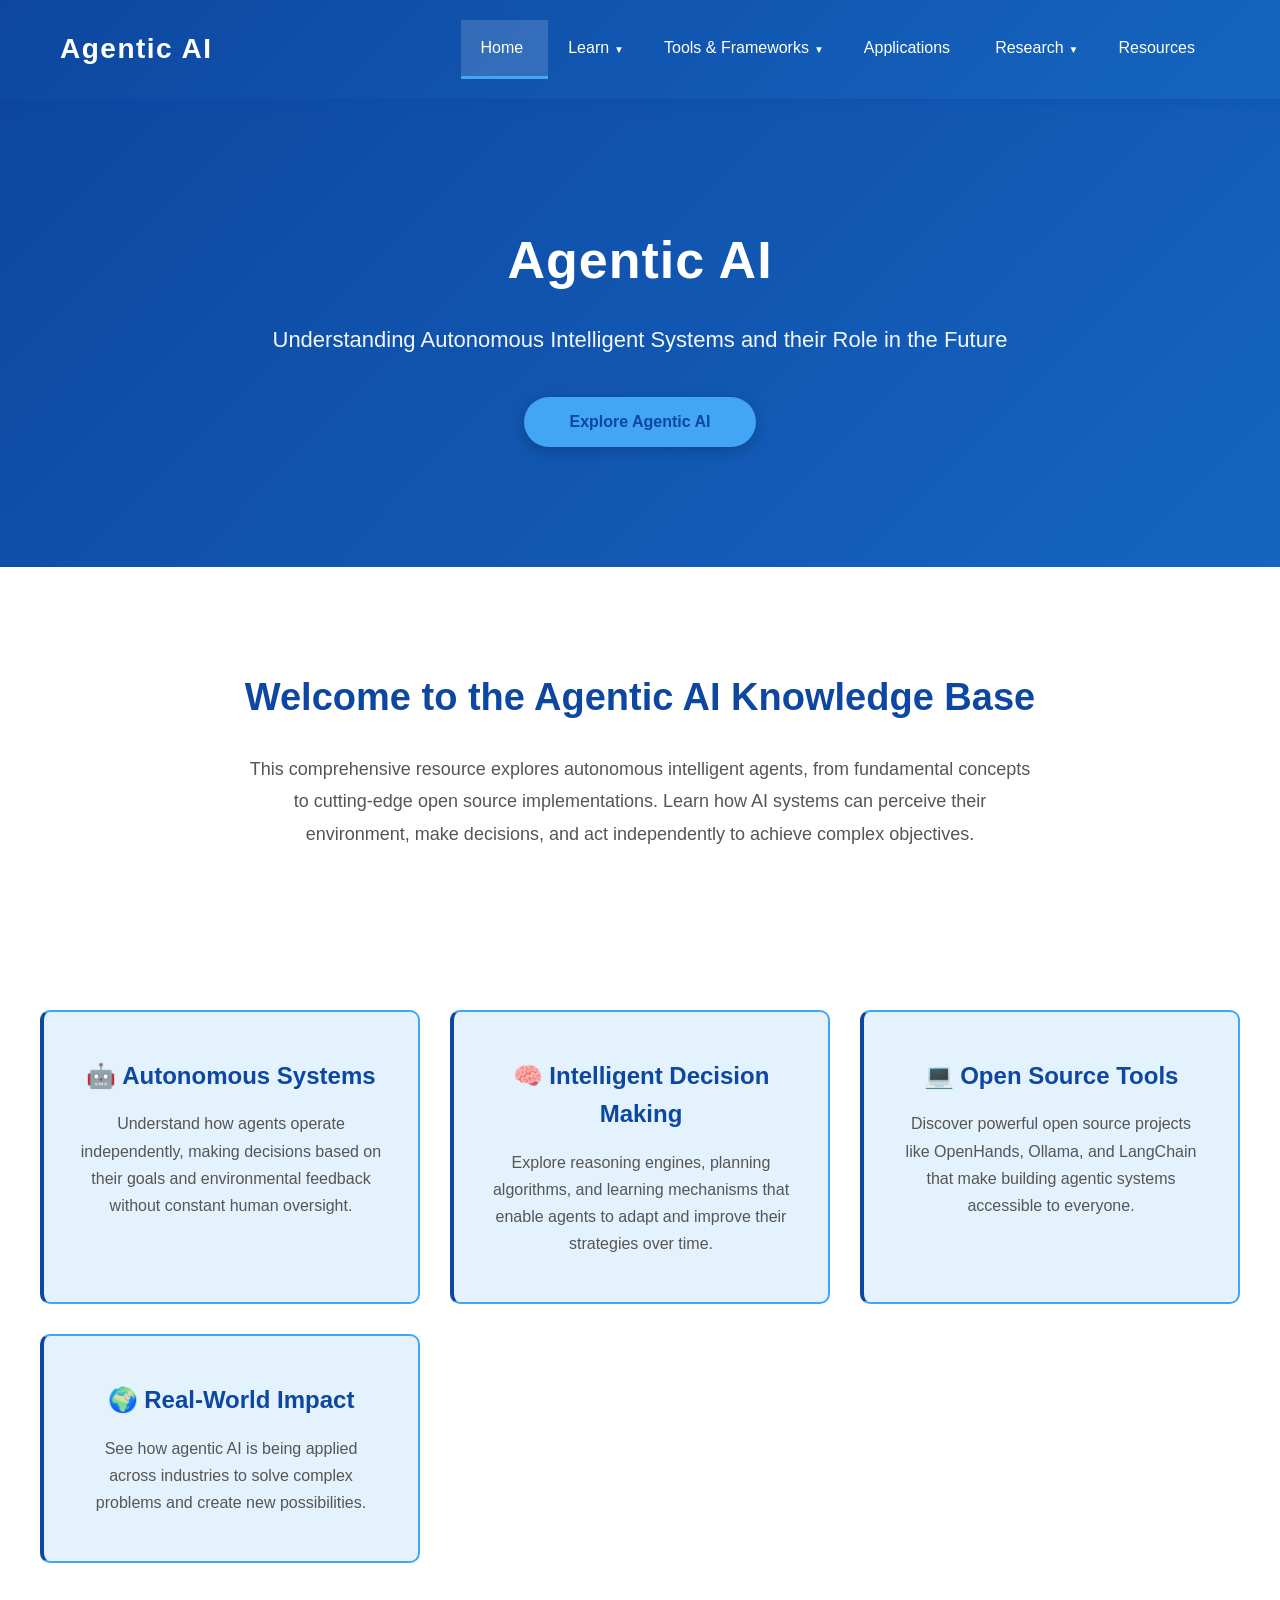
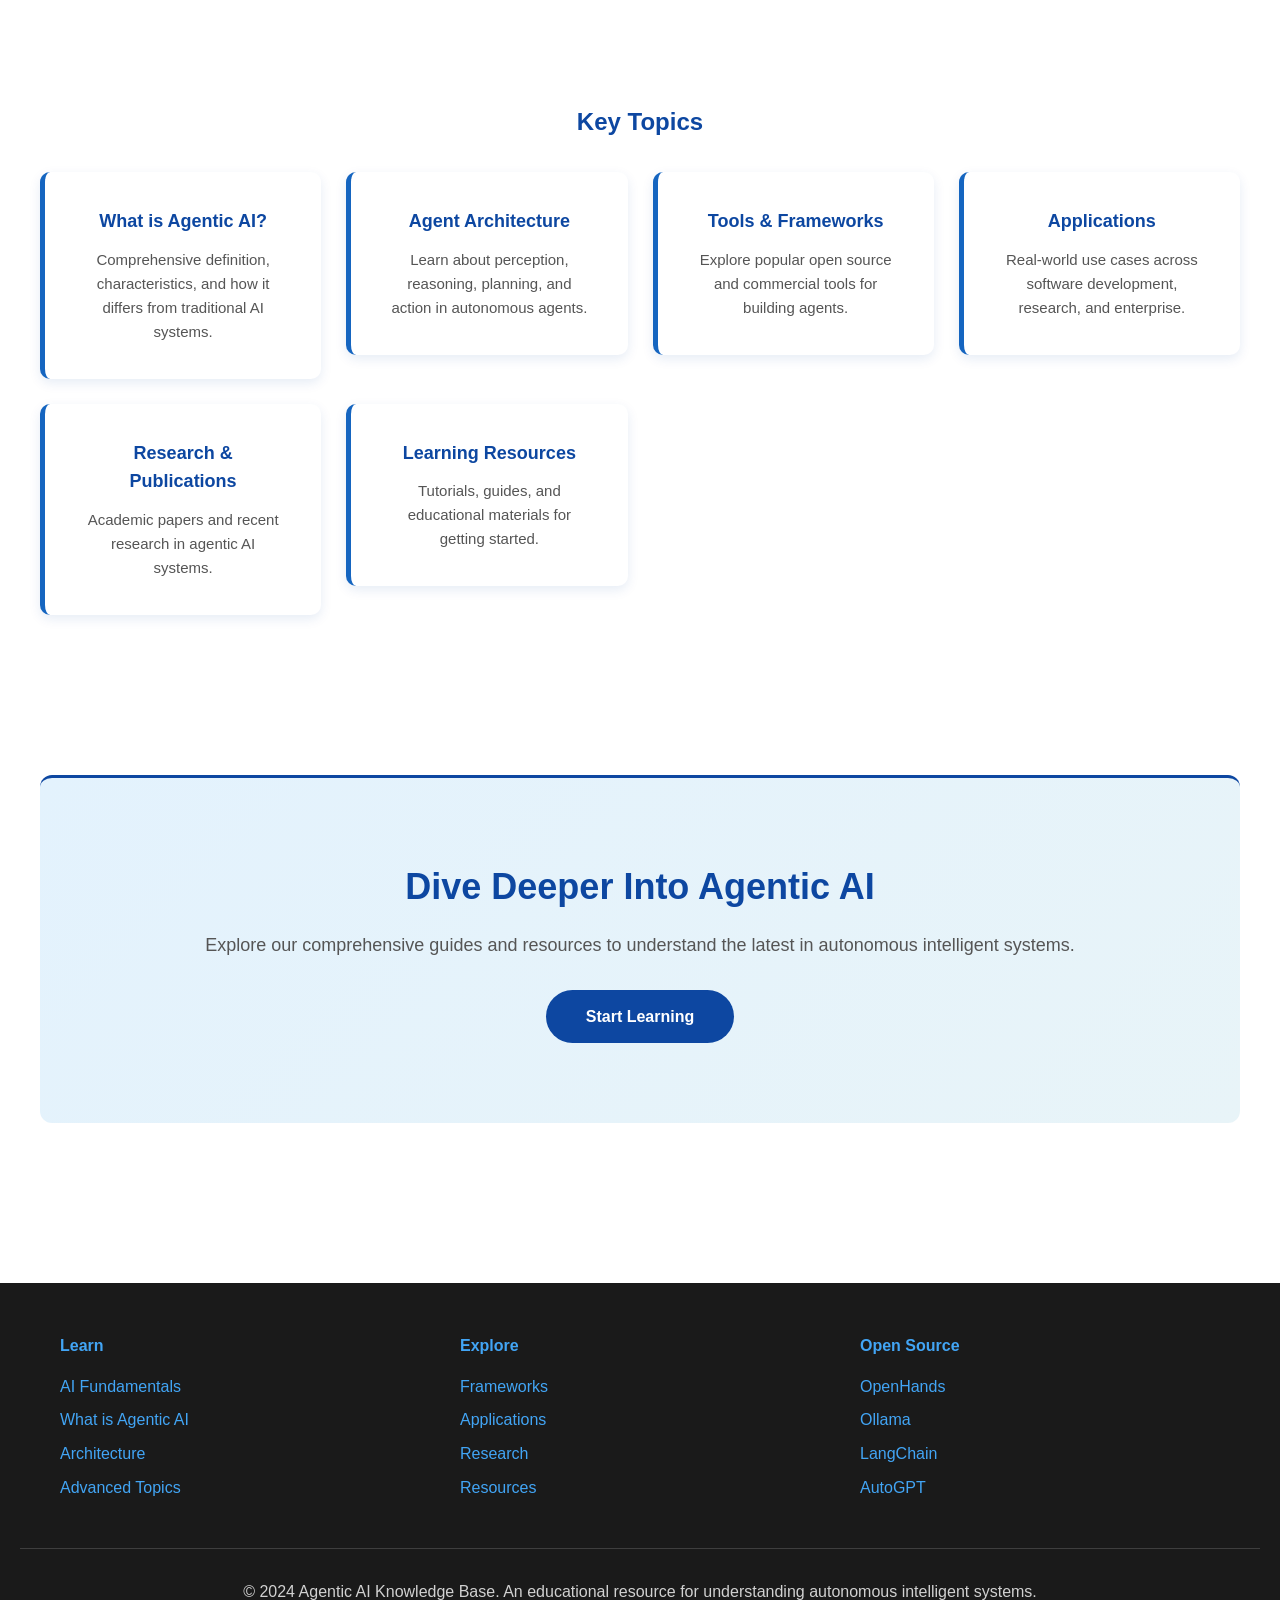
<file: index.html>
<!DOCTYPE html>
<html lang="en">
<head>
    <meta charset="UTF-8">
    <meta name="viewport" content="width=device-width, initial-scale=1.0">
    <title>Agentic AI - Autonomous Intelligent Systems</title>
    <link rel="stylesheet" href="styles.css">
</head>
<body>
    <nav class="navbar">
        <div class="container">
            <div class="logo">
                <h1>Agentic AI</h1>
            </div>
            <ul class="nav-menu">
                <li class="nav-item">
                    <a href="index.html" class="nav-link active">Home</a>
                </li>
                <li class="nav-item has-submenu">
                    <a href="#" class="nav-link">Learn</a>
                    <ul class="submenu">
                        <li><a href="fundamentals.html">AI Fundamentals</a></li>
                        <li><a href="what-is.html">What is Agentic AI</a></li>
                        <li><a href="architecture.html">Architecture & Design</a></li>
                        <li><a href="advanced-topics.html">Advanced Topics</a></li>
                    </ul>
                </li>
                <li class="nav-item has-submenu">
                    <a href="#" class="nav-link">Tools & Frameworks</a>
                    <ul class="submenu">
                        <li><a href="frameworks.html">All Frameworks</a></li>
                        <li class="has-submenu">
                            <a href="#">Open Source Projects</a>
                            <ul class="submenu">
                                <li><a href="openhands.html">OpenHands</a></li>
                                <li><a href="ollama.html">Ollama</a></li>
                                <li><a href="langchain.html">LangChain</a></li>
                                <li><a href="autogpt.html">AutoGPT</a></li>
                            </ul>
                        </li>
                        <li><a href="frameworks.html#commercial">Commercial Tools</a></li>
                    </ul>
                </li>
                <li class="nav-item">
                    <a href="use-cases.html" class="nav-link">Applications</a>
                </li>
                <li class="nav-item has-submenu">
                    <a href="#" class="nav-link">Research</a>
                    <ul class="submenu">
                        <li><a href="research-papers.html">Papers & Publications</a></li>
                        <li><a href="trends.html">Trends & Future</a></li>
                        <li><a href="challenges.html">Challenges</a></li>
                    </ul>
                </li>
                <li class="nav-item">
                    <a href="resources.html" class="nav-link">Resources</a>
                </li>
            </ul>
        </div>
    </nav>

    <header class="hero">
        <div class="hero-content">
            <h2>Agentic AI</h2>
            <p>Understanding Autonomous Intelligent Systems and their Role in the Future</p>
            <button class="cta-button" onclick="document.location='what-is.html'">Explore Agentic AI</button>
        </div>
    </header>

    <main>
        <section class="container intro">
            <h2>Welcome to the Agentic AI Knowledge Base</h2>
            <p>This comprehensive resource explores autonomous intelligent agents, from fundamental concepts to cutting-edge open source implementations. Learn how AI systems can perceive their environment, make decisions, and act independently to achieve complex objectives.</p>
        </section>

        <section class="container features">
            <div class="feature-card">
                <h3>🤖 Autonomous Systems</h3>
                <p>Understand how agents operate independently, making decisions based on their goals and environmental feedback without constant human oversight.</p>
            </div>
            <div class="feature-card">
                <h3>🧠 Intelligent Decision Making</h3>
                <p>Explore reasoning engines, planning algorithms, and learning mechanisms that enable agents to adapt and improve their strategies over time.</p>
            </div>
            <div class="feature-card">
                <h3>💻 Open Source Tools</h3>
                <p>Discover powerful open source projects like OpenHands, Ollama, and LangChain that make building agentic systems accessible to everyone.</p>
            </div>
            <div class="feature-card">
                <h3>🌍 Real-World Impact</h3>
                <p>See how agentic AI is being applied across industries to solve complex problems and create new possibilities.</p>
            </div>
        </section>

        <section class="container" style="padding: 80px 0;">
            <div style="text-align: center;">
                <h2 style="color: #0d47a1; margin-bottom: 30px;">Key Topics</h2>
                <div style="display: grid; grid-template-columns: repeat(auto-fit, minmax(250px, 1fr)); gap: 25px;">
                    <a href="what-is.html" style="text-decoration: none;">
                        <div class="card">
                            <h4>What is Agentic AI?</h4>
                            <p>Comprehensive definition, characteristics, and how it differs from traditional AI systems.</p>
                        </div>
                    </a>
                    <a href="architecture.html" style="text-decoration: none;">
                        <div class="card">
                            <h4>Agent Architecture</h4>
                            <p>Learn about perception, reasoning, planning, and action in autonomous agents.</p>
                        </div>
                    </a>
                    <a href="frameworks.html" style="text-decoration: none;">
                        <div class="card">
                            <h4>Tools & Frameworks</h4>
                            <p>Explore popular open source and commercial tools for building agents.</p>
                        </div>
                    </a>
                    <a href="use-cases.html" style="text-decoration: none;">
                        <div class="card">
                            <h4>Applications</h4>
                            <p>Real-world use cases across software development, research, and enterprise.</p>
                        </div>
                    </a>
                    <a href="research-papers.html" style="text-decoration: none;">
                        <div class="card">
                            <h4>Research & Publications</h4>
                            <p>Academic papers and recent research in agentic AI systems.</p>
                        </div>
                    </a>
                    <a href="resources.html" style="text-decoration: none;">
                        <div class="card">
                            <h4>Learning Resources</h4>
                            <p>Tutorials, guides, and educational materials for getting started.</p>
                        </div>
                    </a>
                </div>
            </div>
        </section>

        <section class="cta-section container">
            <h2>Dive Deeper Into Agentic AI</h2>
            <p>Explore our comprehensive guides and resources to understand the latest in autonomous intelligent systems.</p>
            <a href="fundamentals.html" class="button">Start Learning</a>
        </section>
    </main>

    <footer>
        <div class="container">
            <div>
                <h4>Learn</h4>
                <ul>
                    <li><a href="fundamentals.html">AI Fundamentals</a></li>
                    <li><a href="what-is.html">What is Agentic AI</a></li>
                    <li><a href="architecture.html">Architecture</a></li>
                    <li><a href="advanced-topics.html">Advanced Topics</a></li>
                </ul>
            </div>
            <div>
                <h4>Explore</h4>
                <ul>
                    <li><a href="frameworks.html">Frameworks</a></li>
                    <li><a href="use-cases.html">Applications</a></li>
                    <li><a href="research-papers.html">Research</a></li>
                    <li><a href="resources.html">Resources</a></li>
                </ul>
            </div>
            <div>
                <h4>Open Source</h4>
                <ul>
                    <li><a href="openhands.html">OpenHands</a></li>
                    <li><a href="ollama.html">Ollama</a></li>
                    <li><a href="langchain.html">LangChain</a></li>
                    <li><a href="autogpt.html">AutoGPT</a></li>
                </ul>
            </div>
        </div>
        <div class="footer-bottom">
            <p>&copy; 2024 Agentic AI Knowledge Base. An educational resource for understanding autonomous intelligent systems.</p>
        </div>
    </footer>
</body>
</html>
</file>
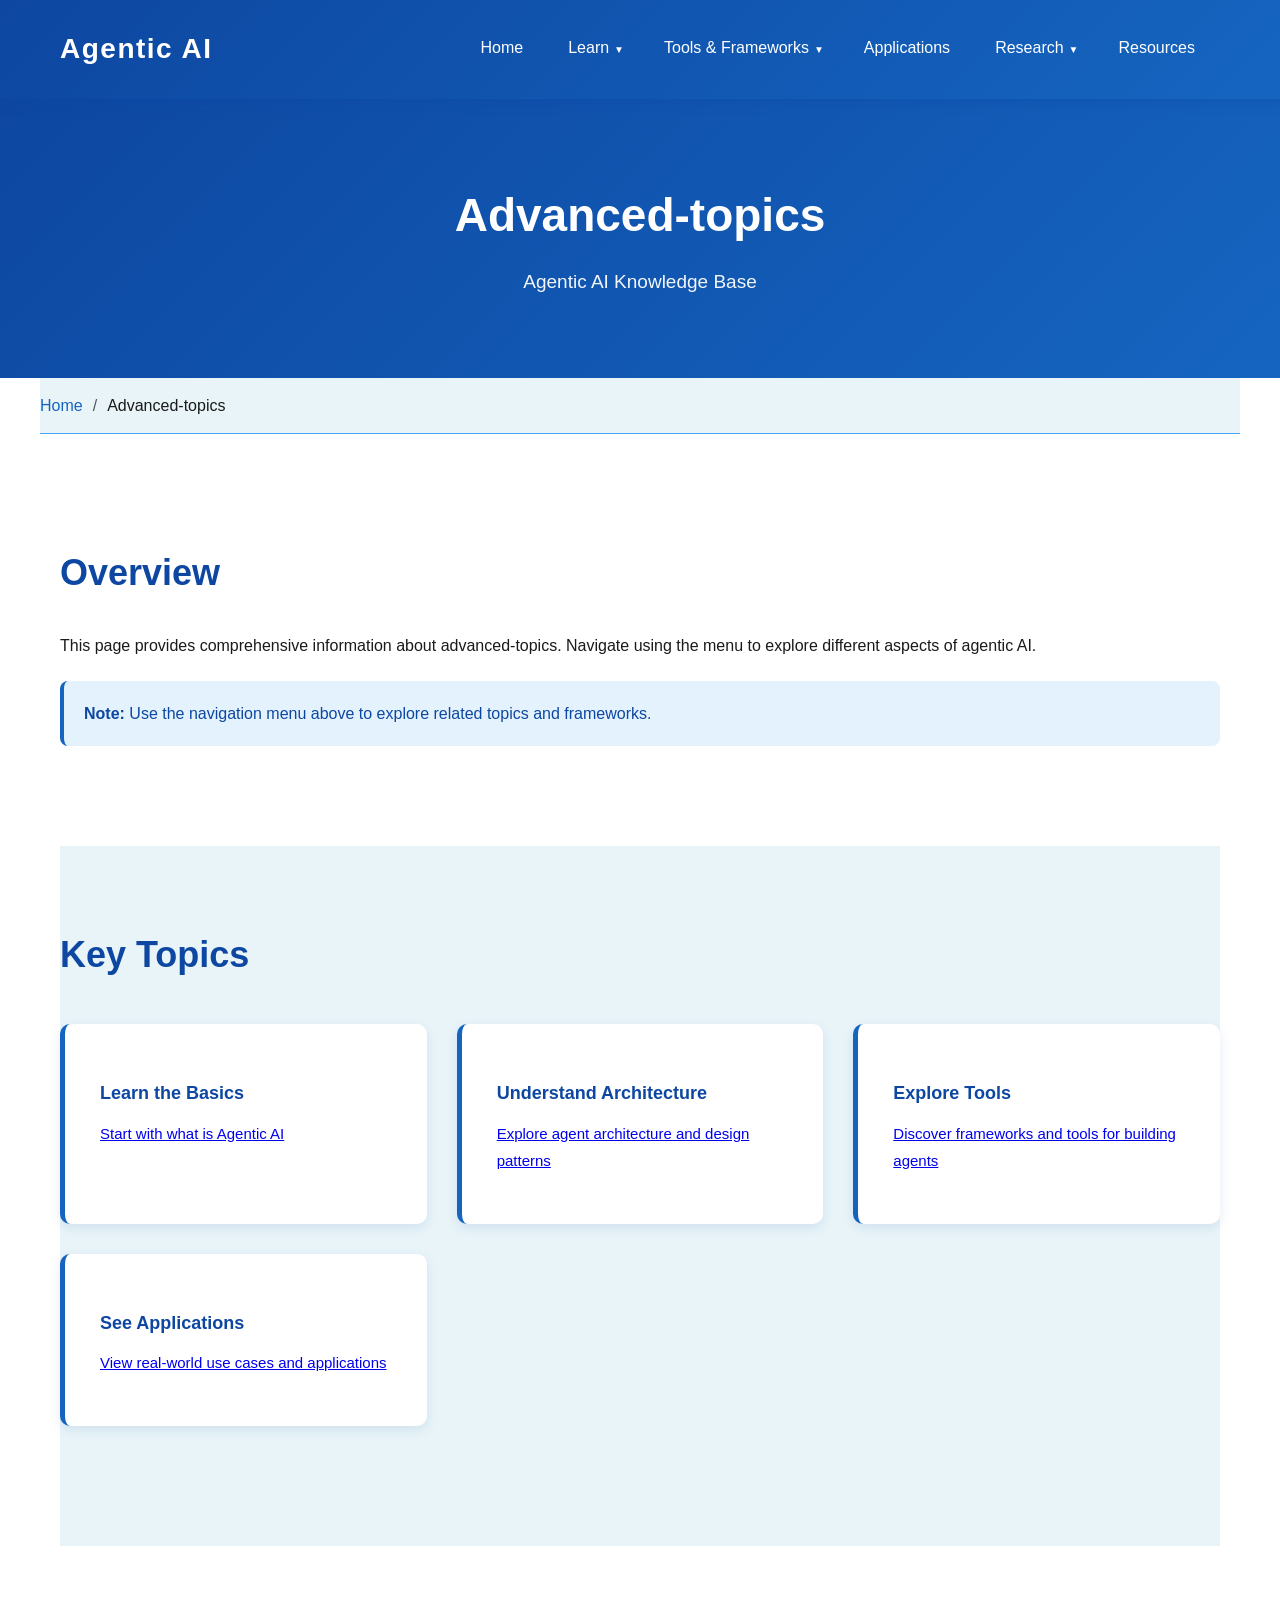
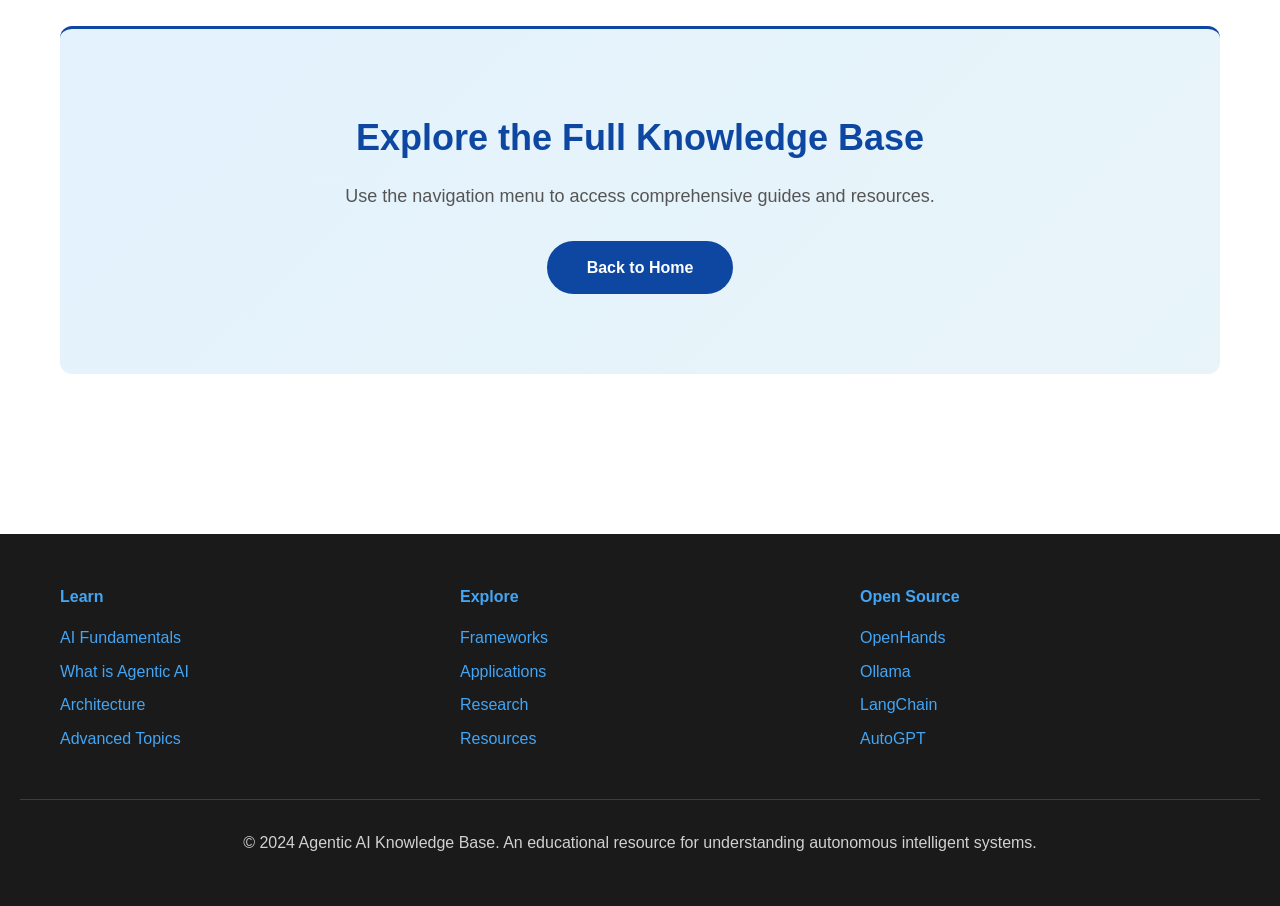
<file: advanced-topics.html>
<!DOCTYPE html>
<html lang="en">
<head>
    <meta charset="UTF-8">
    <meta name="viewport" content="width=device-width, initial-scale=1.0">
    <title>Advanced-topics - Agentic AI Knowledge Base</title>
    <link rel="stylesheet" href="styles.css">
</head>
<body>
    <nav class="navbar">
        <div class="container">
            <div class="logo"><h1>Agentic AI</h1></div>
            <ul class="nav-menu">
                <li class="nav-item"><a href="index.html" class="nav-link">Home</a></li>
                <li class="nav-item has-submenu">
                    <a href="#" class="nav-link">Learn</a>
                    <ul class="submenu">
                        <li><a href="fundamentals.html">AI Fundamentals</a></li>
                        <li><a href="what-is.html">What is Agentic AI</a></li>
                        <li><a href="architecture.html">Architecture & Design</a></li>
                        <li><a href="advanced-topics.html">Advanced Topics</a></li>
                    </ul>
                </li>
                <li class="nav-item has-submenu">
                    <a href="#" class="nav-link">Tools & Frameworks</a>
                    <ul class="submenu">
                        <li><a href="frameworks.html">All Frameworks</a></li>
                        <li class="has-submenu">
                            <a href="#">Open Source Projects</a>
                            <ul class="submenu">
                                <li><a href="openhands.html">OpenHands</a></li>
                                <li><a href="ollama.html">Ollama</a></li>
                                <li><a href="langchain.html">LangChain</a></li>
                                <li><a href="autogpt.html">AutoGPT</a></li>
                            </ul>
                        </li>
                        <li><a href="frameworks.html#commercial">Commercial Tools</a></li>
                    </ul>
                </li>
                <li class="nav-item"><a href="use-cases.html" class="nav-link">Applications</a></li>
                <li class="nav-item has-submenu">
                    <a href="#" class="nav-link">Research</a>
                    <ul class="submenu">
                        <li><a href="research-papers.html">Papers & Publications</a></li>
                        <li><a href="trends.html">Trends & Future</a></li>
                        <li><a href="challenges.html">Challenges</a></li>
                    </ul>
                </li>
                <li class="nav-item"><a href="resources.html" class="nav-link">Resources</a></li>
            </ul>
        </div>
    </nav>

    <header class="page-header">
        <h1>Advanced-topics</h1>
        <p>Agentic AI Knowledge Base</p>
    </header>

    <div class="breadcrumb container">
        <ol>
            <li><a href="index.html">Home</a></li>
            <li>Advanced-topics</li>
        </ol>
    </div>

    <main class="container">
        <section class="content-section">
            <h2>Overview</h2>
            <p>This page provides comprehensive information about advanced-topics. Navigate using the menu to explore different aspects of agentic AI.</p>
            <div class="alert alert-info">
                <strong>Note:</strong> Use the navigation menu above to explore related topics and frameworks.
            </div>
        </section>

        <section class="content-section">
            <h2>Key Topics</h2>
            <div class="cards-grid">
                <div class="card">
                    <h4>Learn the Basics</h4>
                    <p><a href="what-is.html">Start with what is Agentic AI</a></p>
                </div>
                <div class="card">
                    <h4>Understand Architecture</h4>
                    <p><a href="architecture.html">Explore agent architecture and design patterns</a></p>
                </div>
                <div class="card">
                    <h4>Explore Tools</h4>
                    <p><a href="frameworks.html">Discover frameworks and tools for building agents</a></p>
                </div>
                <div class="card">
                    <h4>See Applications</h4>
                    <p><a href="use-cases.html">View real-world use cases and applications</a></p>
                </div>
            </div>
        </section>

        <section class="cta-section container">
            <h2>Explore the Full Knowledge Base</h2>
            <p>Use the navigation menu to access comprehensive guides and resources.</p>
            <a href="index.html" class="button">Back to Home</a>
        </section>
    </main>

    <footer>
        <div class="container">
            <div>
                <h4>Learn</h4>
                <ul>
                    <li><a href="fundamentals.html">AI Fundamentals</a></li>
                    <li><a href="what-is.html">What is Agentic AI</a></li>
                    <li><a href="architecture.html">Architecture</a></li>
                    <li><a href="advanced-topics.html">Advanced Topics</a></li>
                </ul>
            </div>
            <div>
                <h4>Explore</h4>
                <ul>
                    <li><a href="frameworks.html">Frameworks</a></li>
                    <li><a href="use-cases.html">Applications</a></li>
                    <li><a href="research-papers.html">Research</a></li>
                    <li><a href="resources.html">Resources</a></li>
                </ul>
            </div>
            <div>
                <h4>Open Source</h4>
                <ul>
                    <li><a href="openhands.html">OpenHands</a></li>
                    <li><a href="ollama.html">Ollama</a></li>
                    <li><a href="langchain.html">LangChain</a></li>
                    <li><a href="autogpt.html">AutoGPT</a></li>
                </ul>
            </div>
        </div>
        <div class="footer-bottom">
            <p>&copy; 2024 Agentic AI Knowledge Base. An educational resource for understanding autonomous intelligent systems.</p>
        </div>
    </footer>
</body>
</html>
</file>
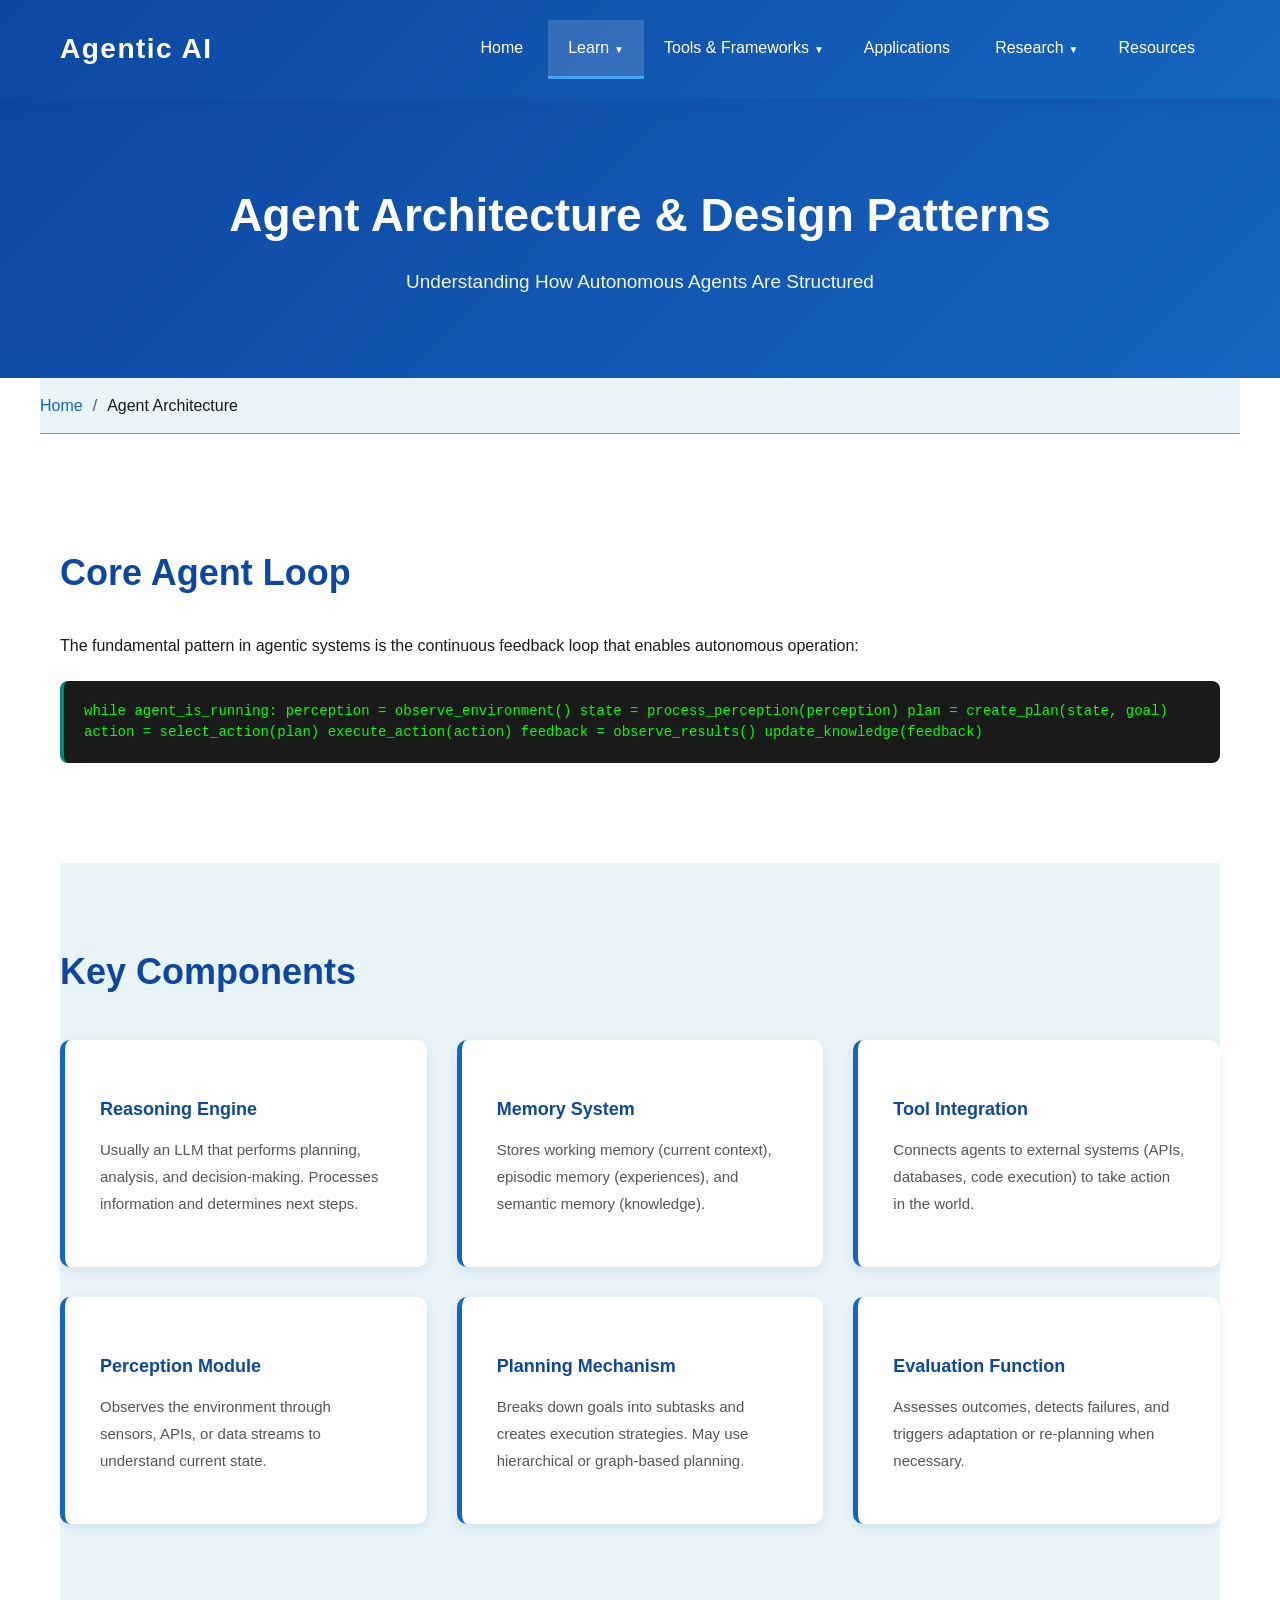
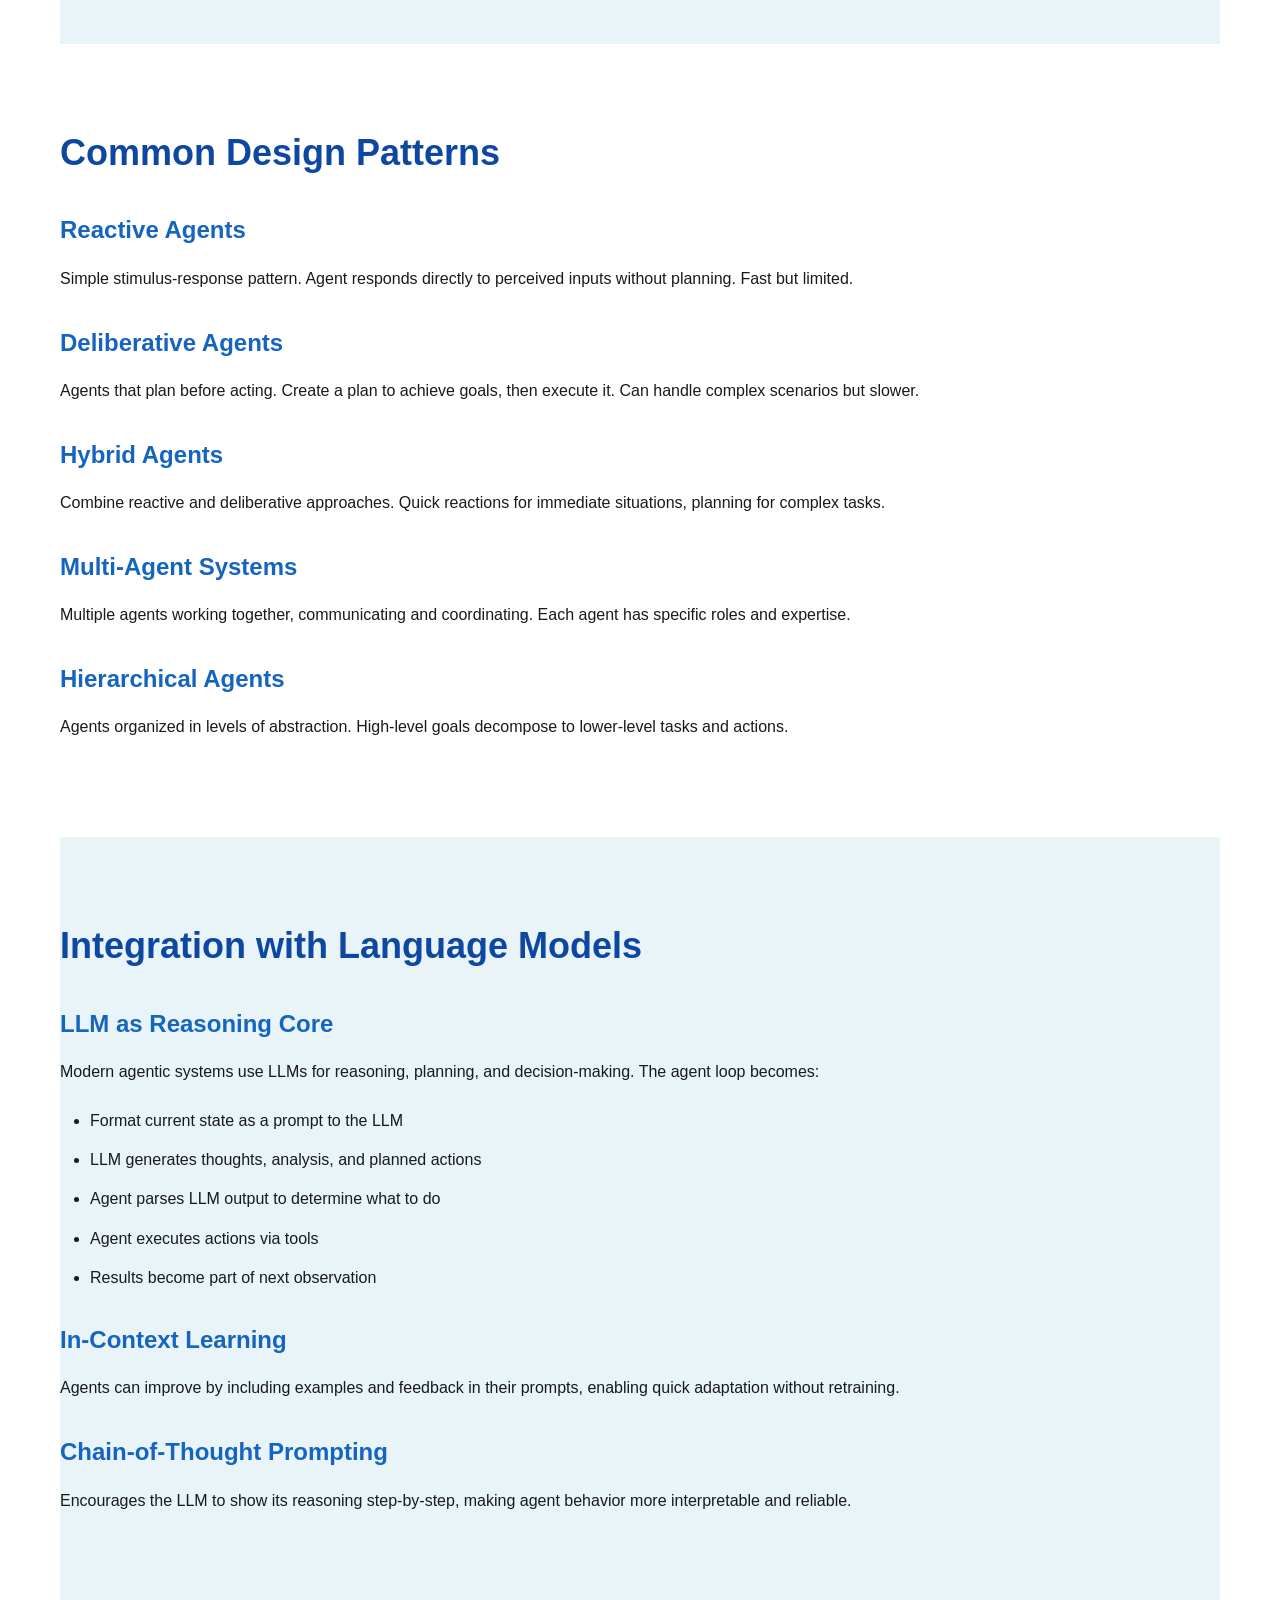
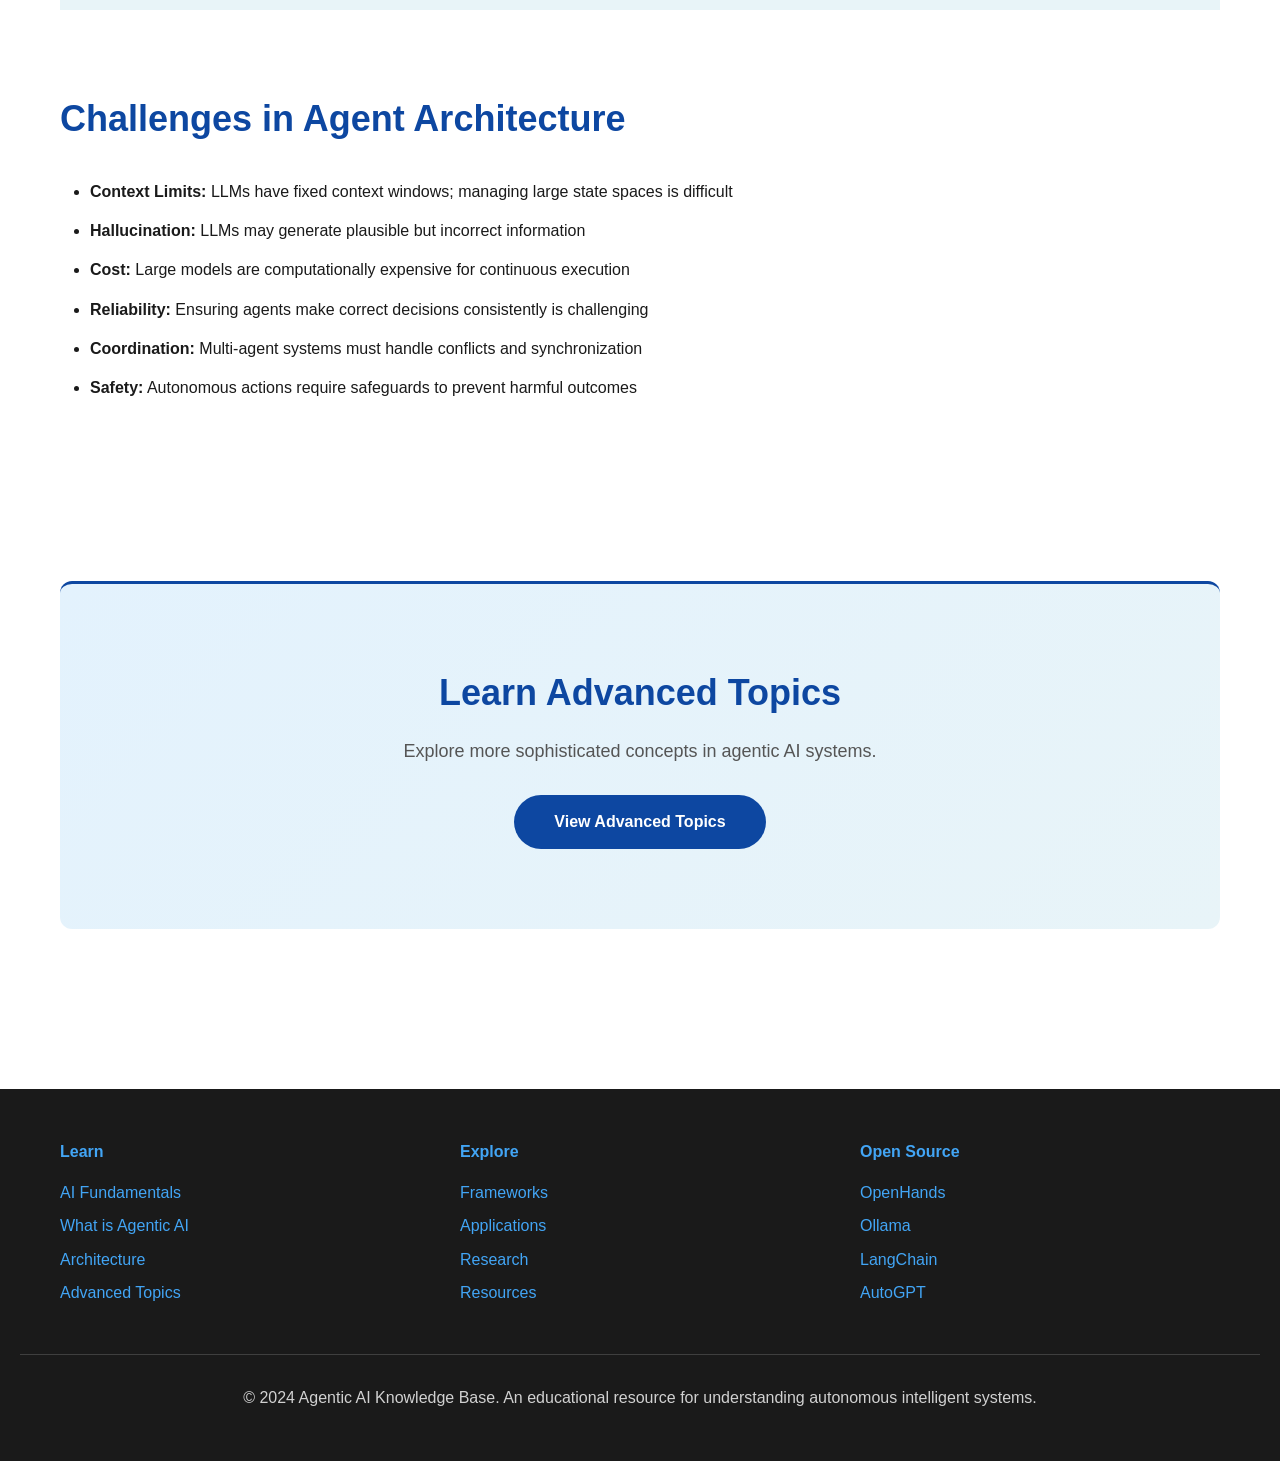
<file: architecture.html>
<!DOCTYPE html>
<html lang="en">
<head>
    <meta charset="UTF-8">
    <meta name="viewport" content="width=device-width, initial-scale=1.0">
    <title>Agent Architecture - Design Patterns for Autonomous Systems</title>
    <link rel="stylesheet" href="styles.css">
</head>
<body>
    <nav class="navbar">
        <div class="container">
            <div class="logo"><h1>Agentic AI</h1></div>
            <ul class="nav-menu">
                <li class="nav-item"><a href="index.html" class="nav-link">Home</a></li>
                <li class="nav-item has-submenu">
                    <a href="#" class="nav-link active">Learn</a>
                    <ul class="submenu">
                        <li><a href="fundamentals.html">AI Fundamentals</a></li>
                        <li><a href="what-is.html">What is Agentic AI</a></li>
                        <li><a href="architecture.html">Architecture & Design</a></li>
                        <li><a href="advanced-topics.html">Advanced Topics</a></li>
                    </ul>
                </li>
                <li class="nav-item has-submenu">
                    <a href="#" class="nav-link">Tools & Frameworks</a>
                    <ul class="submenu">
                        <li><a href="frameworks.html">All Frameworks</a></li>
                        <li class="has-submenu">
                            <a href="#">Open Source Projects</a>
                            <ul class="submenu">
                                <li><a href="openhands.html">OpenHands</a></li>
                                <li><a href="ollama.html">Ollama</a></li>
                                <li><a href="langchain.html">LangChain</a></li>
                                <li><a href="autogpt.html">AutoGPT</a></li>
                            </ul>
                        </li>
                        <li><a href="frameworks.html#commercial">Commercial Tools</a></li>
                    </ul>
                </li>
                <li class="nav-item"><a href="use-cases.html" class="nav-link">Applications</a></li>
                <li class="nav-item has-submenu">
                    <a href="#" class="nav-link">Research</a>
                    <ul class="submenu">
                        <li><a href="research-papers.html">Papers & Publications</a></li>
                        <li><a href="trends.html">Trends & Future</a></li>
                        <li><a href="challenges.html">Challenges</a></li>
                    </ul>
                </li>
                <li class="nav-item"><a href="resources.html" class="nav-link">Resources</a></li>
            </ul>
        </div>
    </nav>

    <header class="page-header">
        <h1>Agent Architecture & Design Patterns</h1>
        <p>Understanding How Autonomous Agents Are Structured</p>
    </header>

    <div class="breadcrumb container">
        <ol>
            <li><a href="index.html">Home</a></li>
            <li>Agent Architecture</li>
        </ol>
    </div>

    <main class="container">
        <section class="content-section">
            <h2>Core Agent Loop</h2>
            <p>The fundamental pattern in agentic systems is the continuous feedback loop that enables autonomous operation:</p>
            <div class="code-block">while agent_is_running:
    perception = observe_environment()
    state = process_perception(perception)
    plan = create_plan(state, goal)
    action = select_action(plan)
    execute_action(action)
    feedback = observe_results()
    update_knowledge(feedback)
            </div>
        </section>

        <section class="content-section">
            <h2>Key Components</h2>
            
            <div class="cards-grid">
                <div class="card">
                    <h4>Reasoning Engine</h4>
                    <p>Usually an LLM that performs planning, analysis, and decision-making. Processes information and determines next steps.</p>
                </div>
                <div class="card">
                    <h4>Memory System</h4>
                    <p>Stores working memory (current context), episodic memory (experiences), and semantic memory (knowledge).</p>
                </div>
                <div class="card">
                    <h4>Tool Integration</h4>
                    <p>Connects agents to external systems (APIs, databases, code execution) to take action in the world.</p>
                </div>
                <div class="card">
                    <h4>Perception Module</h4>
                    <p>Observes the environment through sensors, APIs, or data streams to understand current state.</p>
                </div>
                <div class="card">
                    <h4>Planning Mechanism</h4>
                    <p>Breaks down goals into subtasks and creates execution strategies. May use hierarchical or graph-based planning.</p>
                </div>
                <div class="card">
                    <h4>Evaluation Function</h4>
                    <p>Assesses outcomes, detects failures, and triggers adaptation or re-planning when necessary.</p>
                </div>
            </div>
        </section>

        <section class="content-section">
            <h2>Common Design Patterns</h2>
            
            <h3>Reactive Agents</h3>
            <p>Simple stimulus-response pattern. Agent responds directly to perceived inputs without planning. Fast but limited.</p>

            <h3>Deliberative Agents</h3>
            <p>Agents that plan before acting. Create a plan to achieve goals, then execute it. Can handle complex scenarios but slower.</p>

            <h3>Hybrid Agents</h3>
            <p>Combine reactive and deliberative approaches. Quick reactions for immediate situations, planning for complex tasks.</p>

            <h3>Multi-Agent Systems</h3>
            <p>Multiple agents working together, communicating and coordinating. Each agent has specific roles and expertise.</p>

            <h3>Hierarchical Agents</h3>
            <p>Agents organized in levels of abstraction. High-level goals decompose to lower-level tasks and actions.</p>
        </section>

        <section class="content-section">
            <h2>Integration with Language Models</h2>
            
            <h3>LLM as Reasoning Core</h3>
            <p>Modern agentic systems use LLMs for reasoning, planning, and decision-making. The agent loop becomes:</p>
            <ul>
                <li>Format current state as a prompt to the LLM</li>
                <li>LLM generates thoughts, analysis, and planned actions</li>
                <li>Agent parses LLM output to determine what to do</li>
                <li>Agent executes actions via tools</li>
                <li>Results become part of next observation</li>
            </ul>

            <h3>In-Context Learning</h3>
            <p>Agents can improve by including examples and feedback in their prompts, enabling quick adaptation without retraining.</p>

            <h3>Chain-of-Thought Prompting</h3>
            <p>Encourages the LLM to show its reasoning step-by-step, making agent behavior more interpretable and reliable.</p>
        </section>

        <section class="content-section">
            <h2>Challenges in Agent Architecture</h2>
            
            <ul>
                <li><strong>Context Limits:</strong> LLMs have fixed context windows; managing large state spaces is difficult</li>
                <li><strong>Hallucination:</strong> LLMs may generate plausible but incorrect information</li>
                <li><strong>Cost:</strong> Large models are computationally expensive for continuous execution</li>
                <li><strong>Reliability:</strong> Ensuring agents make correct decisions consistently is challenging</li>
                <li><strong>Coordination:</strong> Multi-agent systems must handle conflicts and synchronization</li>
                <li><strong>Safety:</strong> Autonomous actions require safeguards to prevent harmful outcomes</li>
            </ul>
        </section>

        <section class="cta-section container">
            <h2>Learn Advanced Topics</h2>
            <p>Explore more sophisticated concepts in agentic AI systems.</p>
            <a href="advanced-topics.html" class="button">View Advanced Topics</a>
        </section>
    </main>

    <footer>
        <div class="container">
            <div>
                <h4>Learn</h4>
                <ul>
                    <li><a href="fundamentals.html">AI Fundamentals</a></li>
                    <li><a href="what-is.html">What is Agentic AI</a></li>
                    <li><a href="architecture.html">Architecture</a></li>
                    <li><a href="advanced-topics.html">Advanced Topics</a></li>
                </ul>
            </div>
            <div>
                <h4>Explore</h4>
                <ul>
                    <li><a href="frameworks.html">Frameworks</a></li>
                    <li><a href="use-cases.html">Applications</a></li>
                    <li><a href="research-papers.html">Research</a></li>
                    <li><a href="resources.html">Resources</a></li>
                </ul>
            </div>
            <div>
                <h4>Open Source</h4>
                <ul>
                    <li><a href="openhands.html">OpenHands</a></li>
                    <li><a href="ollama.html">Ollama</a></li>
                    <li><a href="langchain.html">LangChain</a></li>
                    <li><a href="autogpt.html">AutoGPT</a></li>
                </ul>
            </div>
        </div>
        <div class="footer-bottom">
            <p>&copy; 2024 Agentic AI Knowledge Base. An educational resource for understanding autonomous intelligent systems.</p>
        </div>
    </footer>
</body>
</html>
</file>
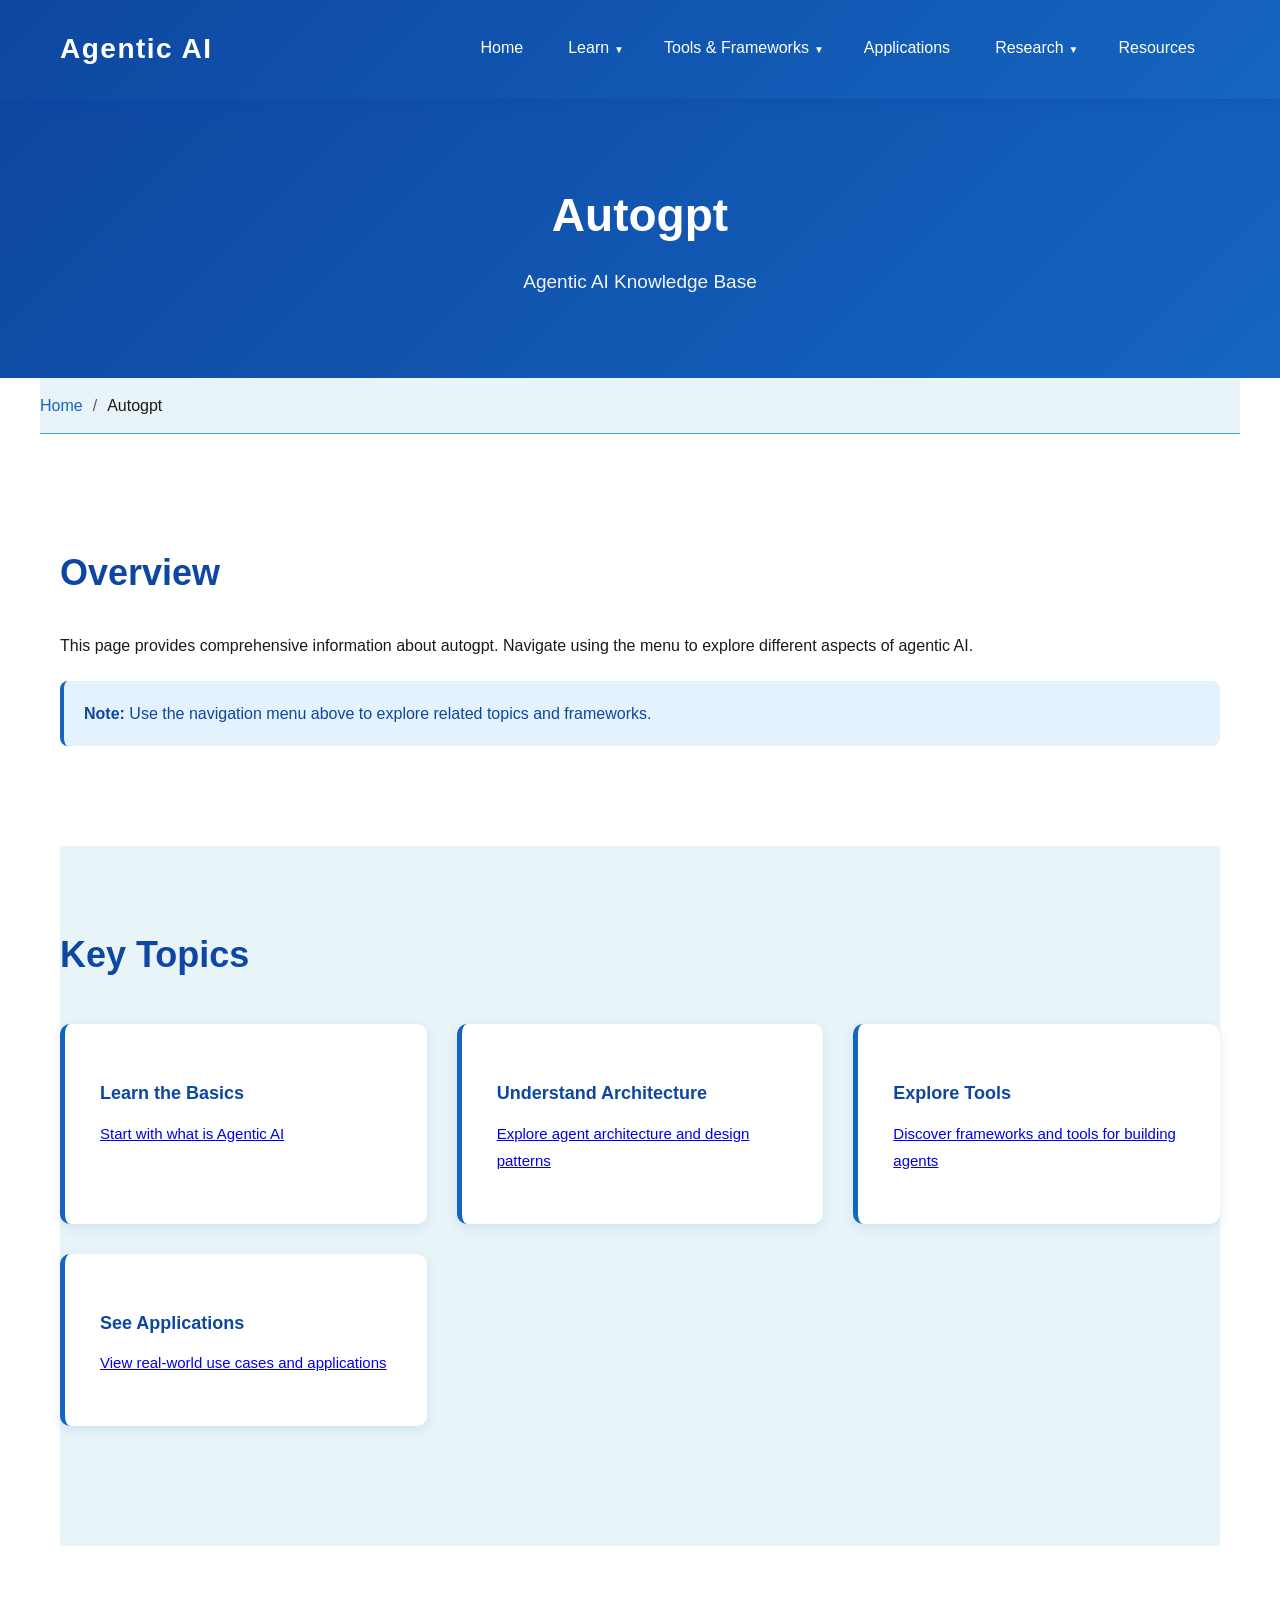
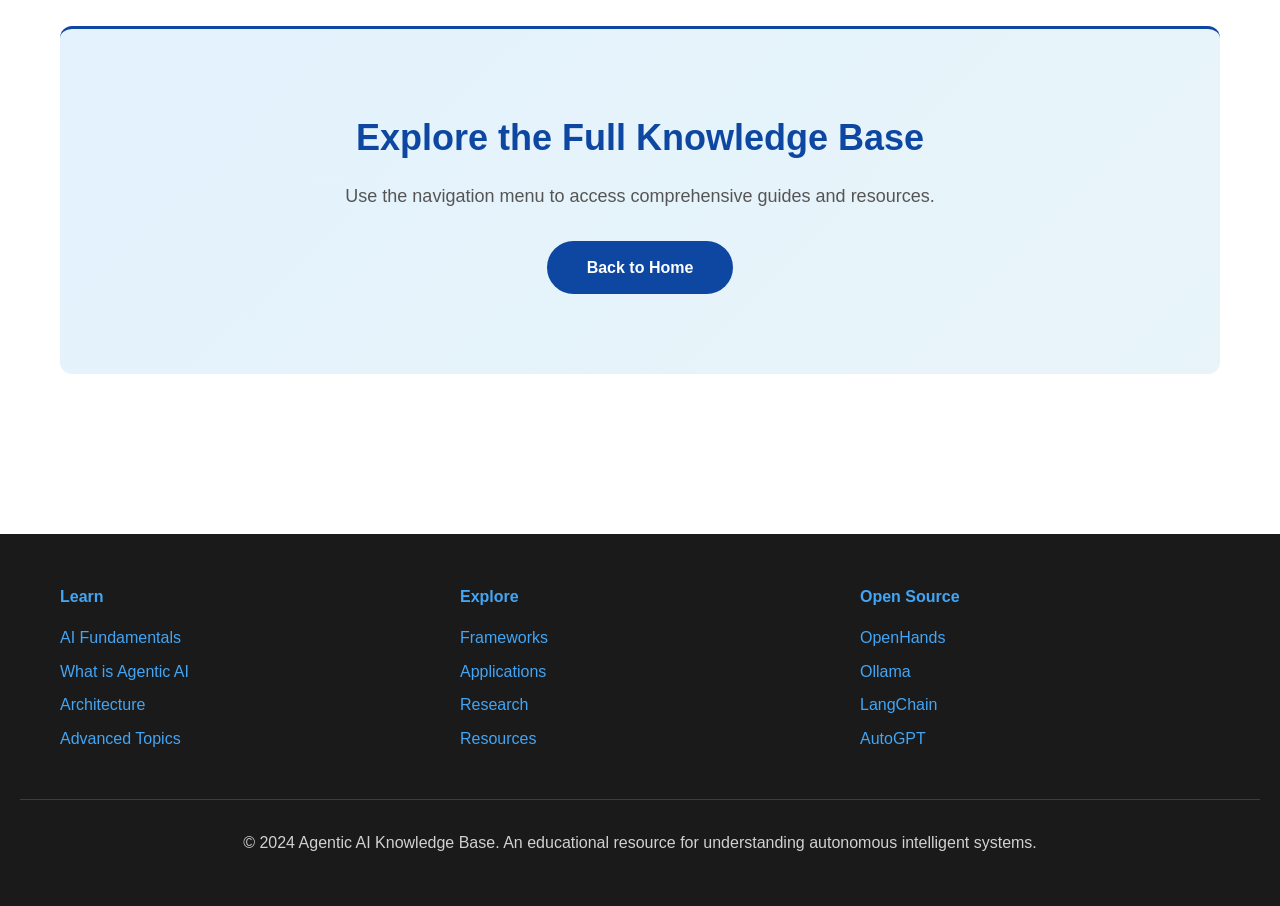
<file: autogpt.html>
<!DOCTYPE html>
<html lang="en">
<head>
    <meta charset="UTF-8">
    <meta name="viewport" content="width=device-width, initial-scale=1.0">
    <title>Autogpt - Agentic AI Knowledge Base</title>
    <link rel="stylesheet" href="styles.css">
</head>
<body>
    <nav class="navbar">
        <div class="container">
            <div class="logo"><h1>Agentic AI</h1></div>
            <ul class="nav-menu">
                <li class="nav-item"><a href="index.html" class="nav-link">Home</a></li>
                <li class="nav-item has-submenu">
                    <a href="#" class="nav-link">Learn</a>
                    <ul class="submenu">
                        <li><a href="fundamentals.html">AI Fundamentals</a></li>
                        <li><a href="what-is.html">What is Agentic AI</a></li>
                        <li><a href="architecture.html">Architecture & Design</a></li>
                        <li><a href="advanced-topics.html">Advanced Topics</a></li>
                    </ul>
                </li>
                <li class="nav-item has-submenu">
                    <a href="#" class="nav-link">Tools & Frameworks</a>
                    <ul class="submenu">
                        <li><a href="frameworks.html">All Frameworks</a></li>
                        <li class="has-submenu">
                            <a href="#">Open Source Projects</a>
                            <ul class="submenu">
                                <li><a href="openhands.html">OpenHands</a></li>
                                <li><a href="ollama.html">Ollama</a></li>
                                <li><a href="langchain.html">LangChain</a></li>
                                <li><a href="autogpt.html">AutoGPT</a></li>
                            </ul>
                        </li>
                        <li><a href="frameworks.html#commercial">Commercial Tools</a></li>
                    </ul>
                </li>
                <li class="nav-item"><a href="use-cases.html" class="nav-link">Applications</a></li>
                <li class="nav-item has-submenu">
                    <a href="#" class="nav-link">Research</a>
                    <ul class="submenu">
                        <li><a href="research-papers.html">Papers & Publications</a></li>
                        <li><a href="trends.html">Trends & Future</a></li>
                        <li><a href="challenges.html">Challenges</a></li>
                    </ul>
                </li>
                <li class="nav-item"><a href="resources.html" class="nav-link">Resources</a></li>
            </ul>
        </div>
    </nav>

    <header class="page-header">
        <h1>Autogpt</h1>
        <p>Agentic AI Knowledge Base</p>
    </header>

    <div class="breadcrumb container">
        <ol>
            <li><a href="index.html">Home</a></li>
            <li>Autogpt</li>
        </ol>
    </div>

    <main class="container">
        <section class="content-section">
            <h2>Overview</h2>
            <p>This page provides comprehensive information about autogpt. Navigate using the menu to explore different aspects of agentic AI.</p>
            <div class="alert alert-info">
                <strong>Note:</strong> Use the navigation menu above to explore related topics and frameworks.
            </div>
        </section>

        <section class="content-section">
            <h2>Key Topics</h2>
            <div class="cards-grid">
                <div class="card">
                    <h4>Learn the Basics</h4>
                    <p><a href="what-is.html">Start with what is Agentic AI</a></p>
                </div>
                <div class="card">
                    <h4>Understand Architecture</h4>
                    <p><a href="architecture.html">Explore agent architecture and design patterns</a></p>
                </div>
                <div class="card">
                    <h4>Explore Tools</h4>
                    <p><a href="frameworks.html">Discover frameworks and tools for building agents</a></p>
                </div>
                <div class="card">
                    <h4>See Applications</h4>
                    <p><a href="use-cases.html">View real-world use cases and applications</a></p>
                </div>
            </div>
        </section>

        <section class="cta-section container">
            <h2>Explore the Full Knowledge Base</h2>
            <p>Use the navigation menu to access comprehensive guides and resources.</p>
            <a href="index.html" class="button">Back to Home</a>
        </section>
    </main>

    <footer>
        <div class="container">
            <div>
                <h4>Learn</h4>
                <ul>
                    <li><a href="fundamentals.html">AI Fundamentals</a></li>
                    <li><a href="what-is.html">What is Agentic AI</a></li>
                    <li><a href="architecture.html">Architecture</a></li>
                    <li><a href="advanced-topics.html">Advanced Topics</a></li>
                </ul>
            </div>
            <div>
                <h4>Explore</h4>
                <ul>
                    <li><a href="frameworks.html">Frameworks</a></li>
                    <li><a href="use-cases.html">Applications</a></li>
                    <li><a href="research-papers.html">Research</a></li>
                    <li><a href="resources.html">Resources</a></li>
                </ul>
            </div>
            <div>
                <h4>Open Source</h4>
                <ul>
                    <li><a href="openhands.html">OpenHands</a></li>
                    <li><a href="ollama.html">Ollama</a></li>
                    <li><a href="langchain.html">LangChain</a></li>
                    <li><a href="autogpt.html">AutoGPT</a></li>
                </ul>
            </div>
        </div>
        <div class="footer-bottom">
            <p>&copy; 2024 Agentic AI Knowledge Base. An educational resource for understanding autonomous intelligent systems.</p>
        </div>
    </footer>
</body>
</html>
</file>
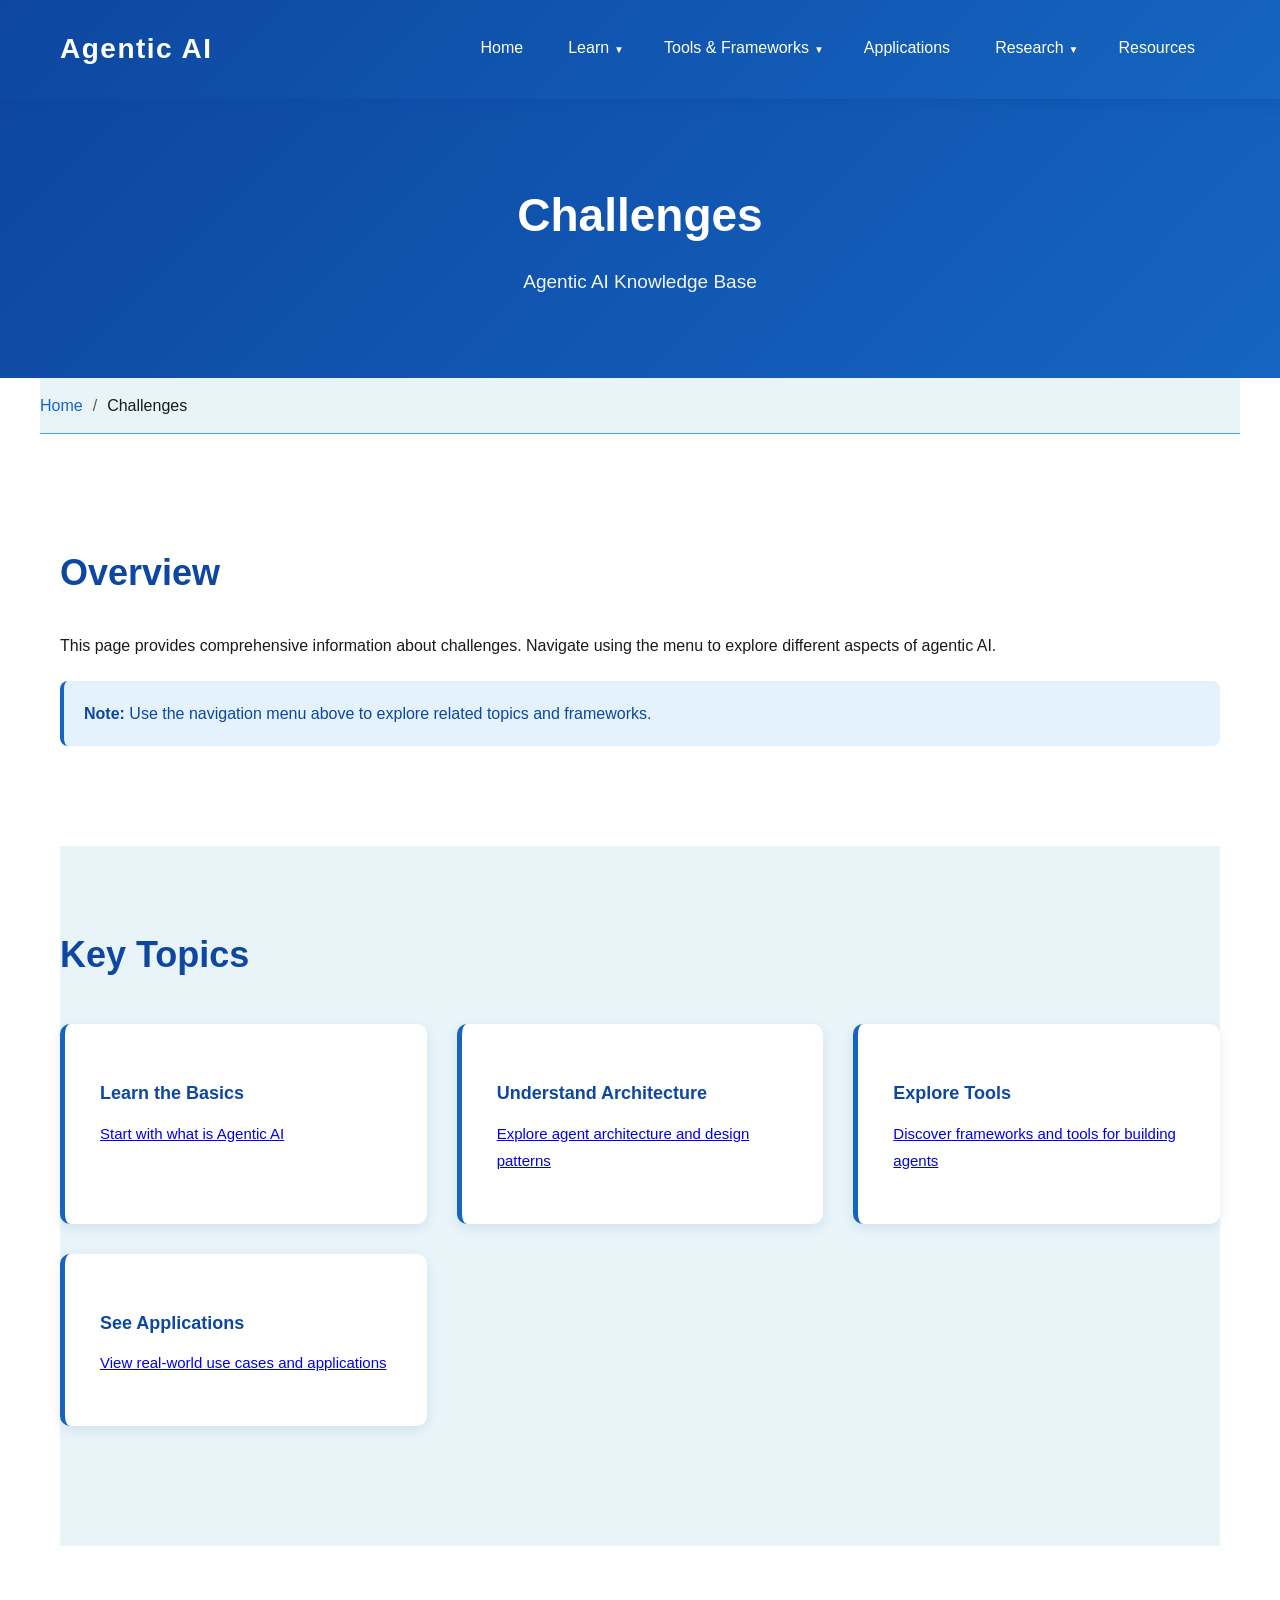
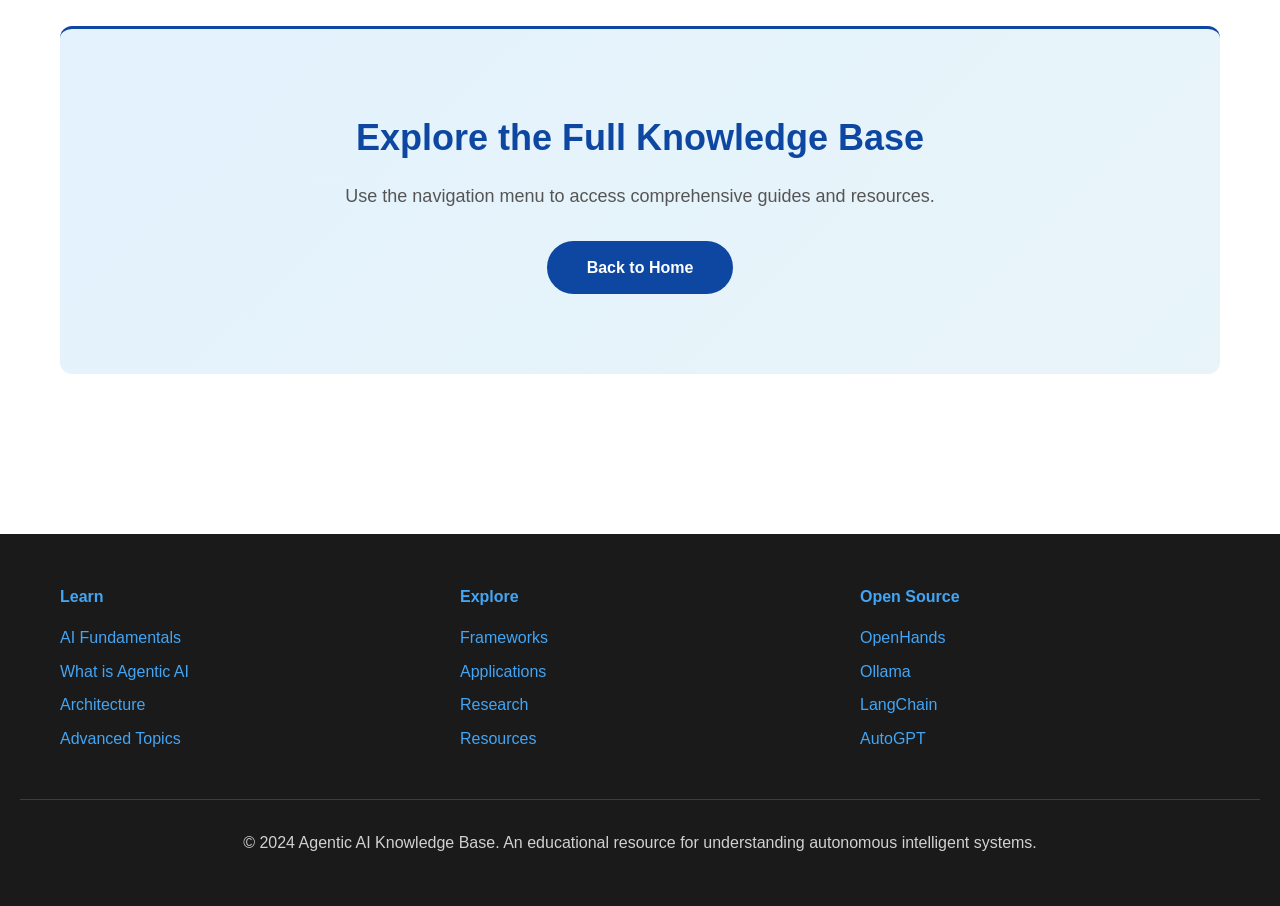
<file: challenges.html>
<!DOCTYPE html>
<html lang="en">
<head>
    <meta charset="UTF-8">
    <meta name="viewport" content="width=device-width, initial-scale=1.0">
    <title>Challenges - Agentic AI Knowledge Base</title>
    <link rel="stylesheet" href="styles.css">
</head>
<body>
    <nav class="navbar">
        <div class="container">
            <div class="logo"><h1>Agentic AI</h1></div>
            <ul class="nav-menu">
                <li class="nav-item"><a href="index.html" class="nav-link">Home</a></li>
                <li class="nav-item has-submenu">
                    <a href="#" class="nav-link">Learn</a>
                    <ul class="submenu">
                        <li><a href="fundamentals.html">AI Fundamentals</a></li>
                        <li><a href="what-is.html">What is Agentic AI</a></li>
                        <li><a href="architecture.html">Architecture & Design</a></li>
                        <li><a href="advanced-topics.html">Advanced Topics</a></li>
                    </ul>
                </li>
                <li class="nav-item has-submenu">
                    <a href="#" class="nav-link">Tools & Frameworks</a>
                    <ul class="submenu">
                        <li><a href="frameworks.html">All Frameworks</a></li>
                        <li class="has-submenu">
                            <a href="#">Open Source Projects</a>
                            <ul class="submenu">
                                <li><a href="openhands.html">OpenHands</a></li>
                                <li><a href="ollama.html">Ollama</a></li>
                                <li><a href="langchain.html">LangChain</a></li>
                                <li><a href="autogpt.html">AutoGPT</a></li>
                            </ul>
                        </li>
                        <li><a href="frameworks.html#commercial">Commercial Tools</a></li>
                    </ul>
                </li>
                <li class="nav-item"><a href="use-cases.html" class="nav-link">Applications</a></li>
                <li class="nav-item has-submenu">
                    <a href="#" class="nav-link">Research</a>
                    <ul class="submenu">
                        <li><a href="research-papers.html">Papers & Publications</a></li>
                        <li><a href="trends.html">Trends & Future</a></li>
                        <li><a href="challenges.html">Challenges</a></li>
                    </ul>
                </li>
                <li class="nav-item"><a href="resources.html" class="nav-link">Resources</a></li>
            </ul>
        </div>
    </nav>

    <header class="page-header">
        <h1>Challenges</h1>
        <p>Agentic AI Knowledge Base</p>
    </header>

    <div class="breadcrumb container">
        <ol>
            <li><a href="index.html">Home</a></li>
            <li>Challenges</li>
        </ol>
    </div>

    <main class="container">
        <section class="content-section">
            <h2>Overview</h2>
            <p>This page provides comprehensive information about challenges. Navigate using the menu to explore different aspects of agentic AI.</p>
            <div class="alert alert-info">
                <strong>Note:</strong> Use the navigation menu above to explore related topics and frameworks.
            </div>
        </section>

        <section class="content-section">
            <h2>Key Topics</h2>
            <div class="cards-grid">
                <div class="card">
                    <h4>Learn the Basics</h4>
                    <p><a href="what-is.html">Start with what is Agentic AI</a></p>
                </div>
                <div class="card">
                    <h4>Understand Architecture</h4>
                    <p><a href="architecture.html">Explore agent architecture and design patterns</a></p>
                </div>
                <div class="card">
                    <h4>Explore Tools</h4>
                    <p><a href="frameworks.html">Discover frameworks and tools for building agents</a></p>
                </div>
                <div class="card">
                    <h4>See Applications</h4>
                    <p><a href="use-cases.html">View real-world use cases and applications</a></p>
                </div>
            </div>
        </section>

        <section class="cta-section container">
            <h2>Explore the Full Knowledge Base</h2>
            <p>Use the navigation menu to access comprehensive guides and resources.</p>
            <a href="index.html" class="button">Back to Home</a>
        </section>
    </main>

    <footer>
        <div class="container">
            <div>
                <h4>Learn</h4>
                <ul>
                    <li><a href="fundamentals.html">AI Fundamentals</a></li>
                    <li><a href="what-is.html">What is Agentic AI</a></li>
                    <li><a href="architecture.html">Architecture</a></li>
                    <li><a href="advanced-topics.html">Advanced Topics</a></li>
                </ul>
            </div>
            <div>
                <h4>Explore</h4>
                <ul>
                    <li><a href="frameworks.html">Frameworks</a></li>
                    <li><a href="use-cases.html">Applications</a></li>
                    <li><a href="research-papers.html">Research</a></li>
                    <li><a href="resources.html">Resources</a></li>
                </ul>
            </div>
            <div>
                <h4>Open Source</h4>
                <ul>
                    <li><a href="openhands.html">OpenHands</a></li>
                    <li><a href="ollama.html">Ollama</a></li>
                    <li><a href="langchain.html">LangChain</a></li>
                    <li><a href="autogpt.html">AutoGPT</a></li>
                </ul>
            </div>
        </div>
        <div class="footer-bottom">
            <p>&copy; 2024 Agentic AI Knowledge Base. An educational resource for understanding autonomous intelligent systems.</p>
        </div>
    </footer>
</body>
</html>
</file>
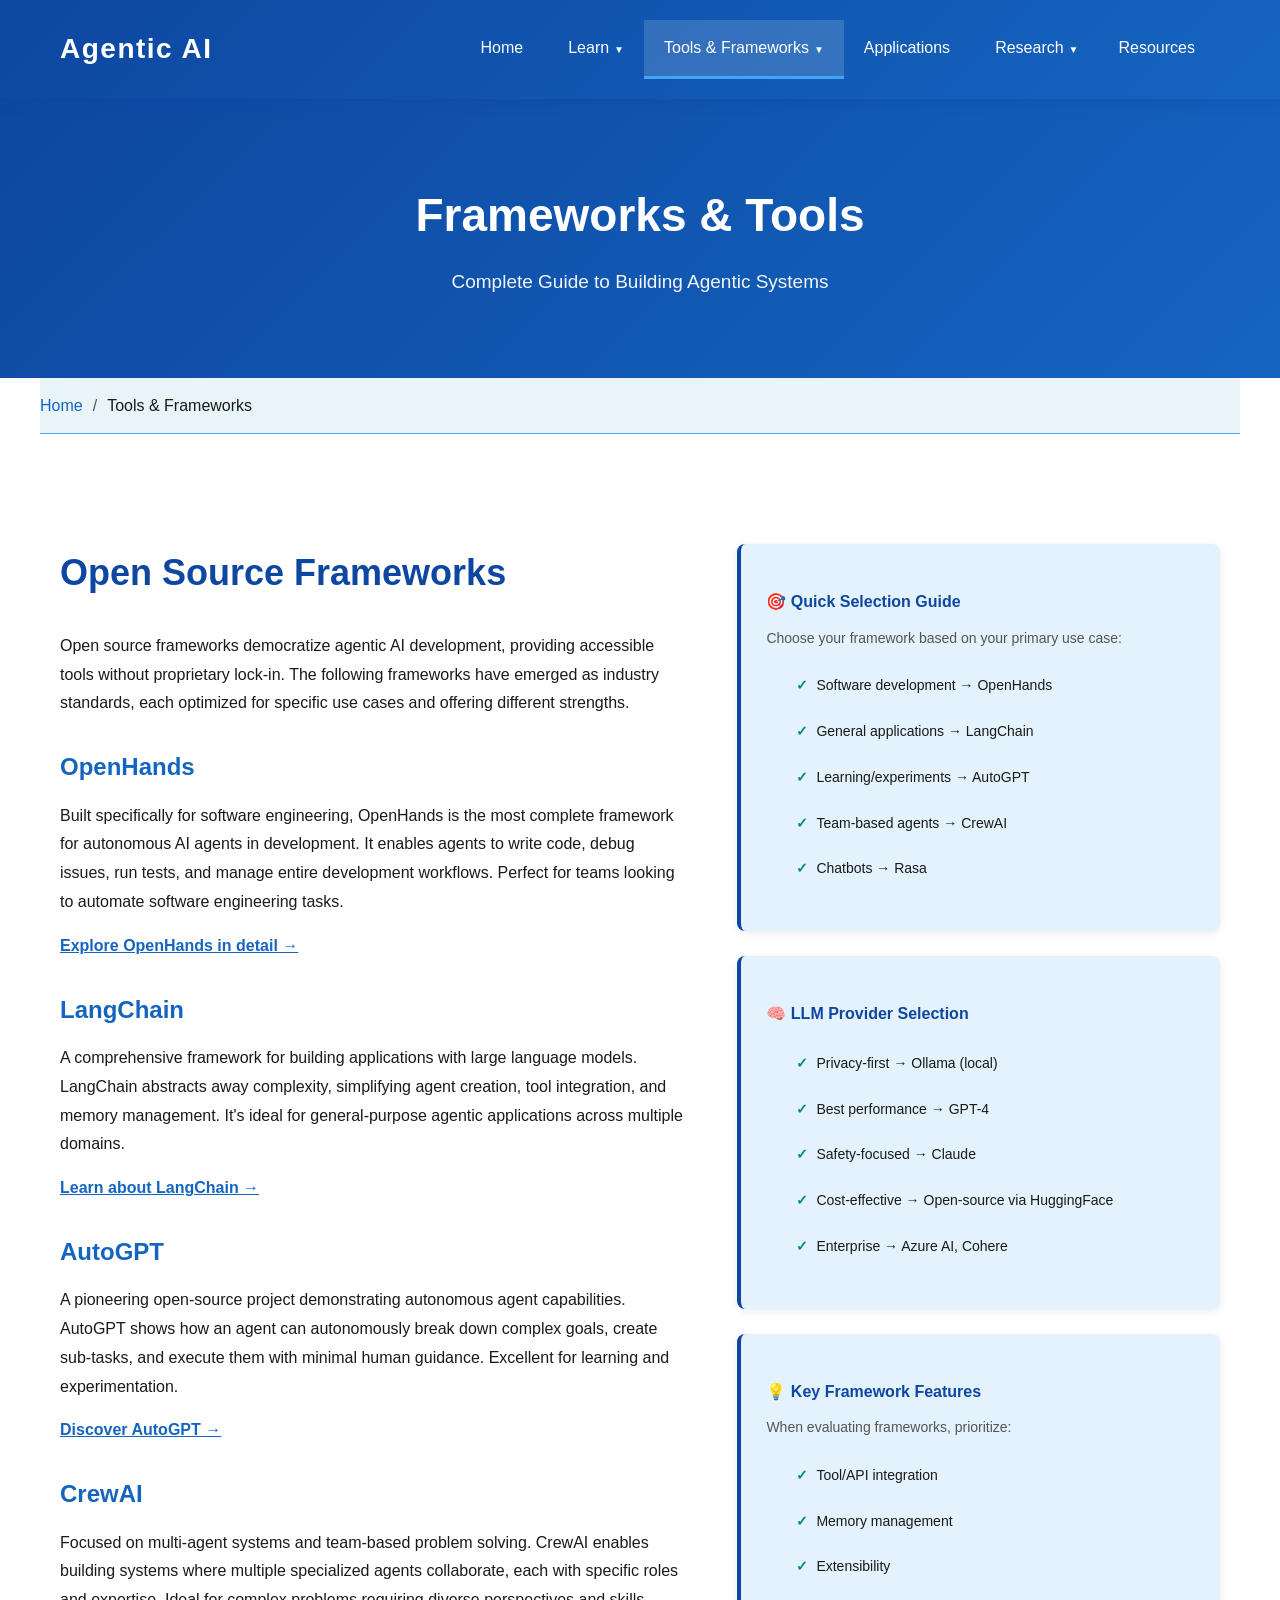
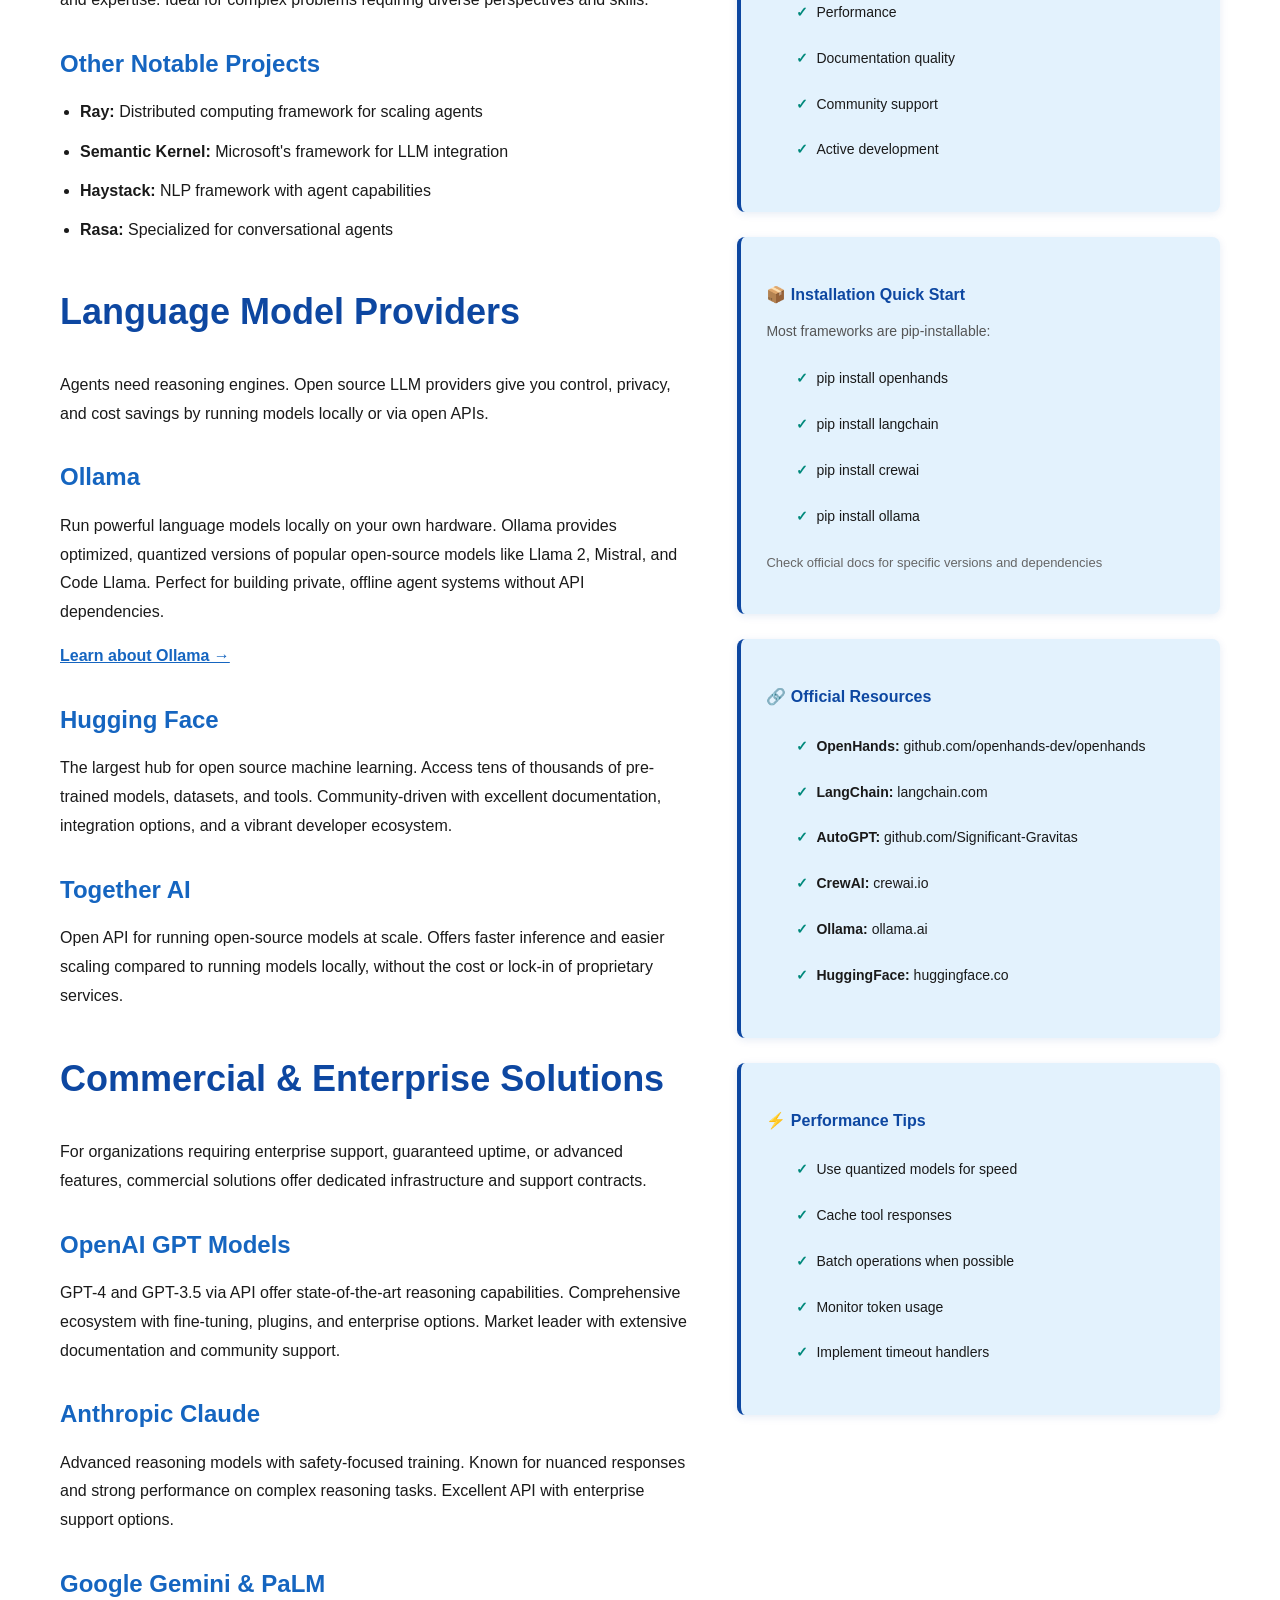
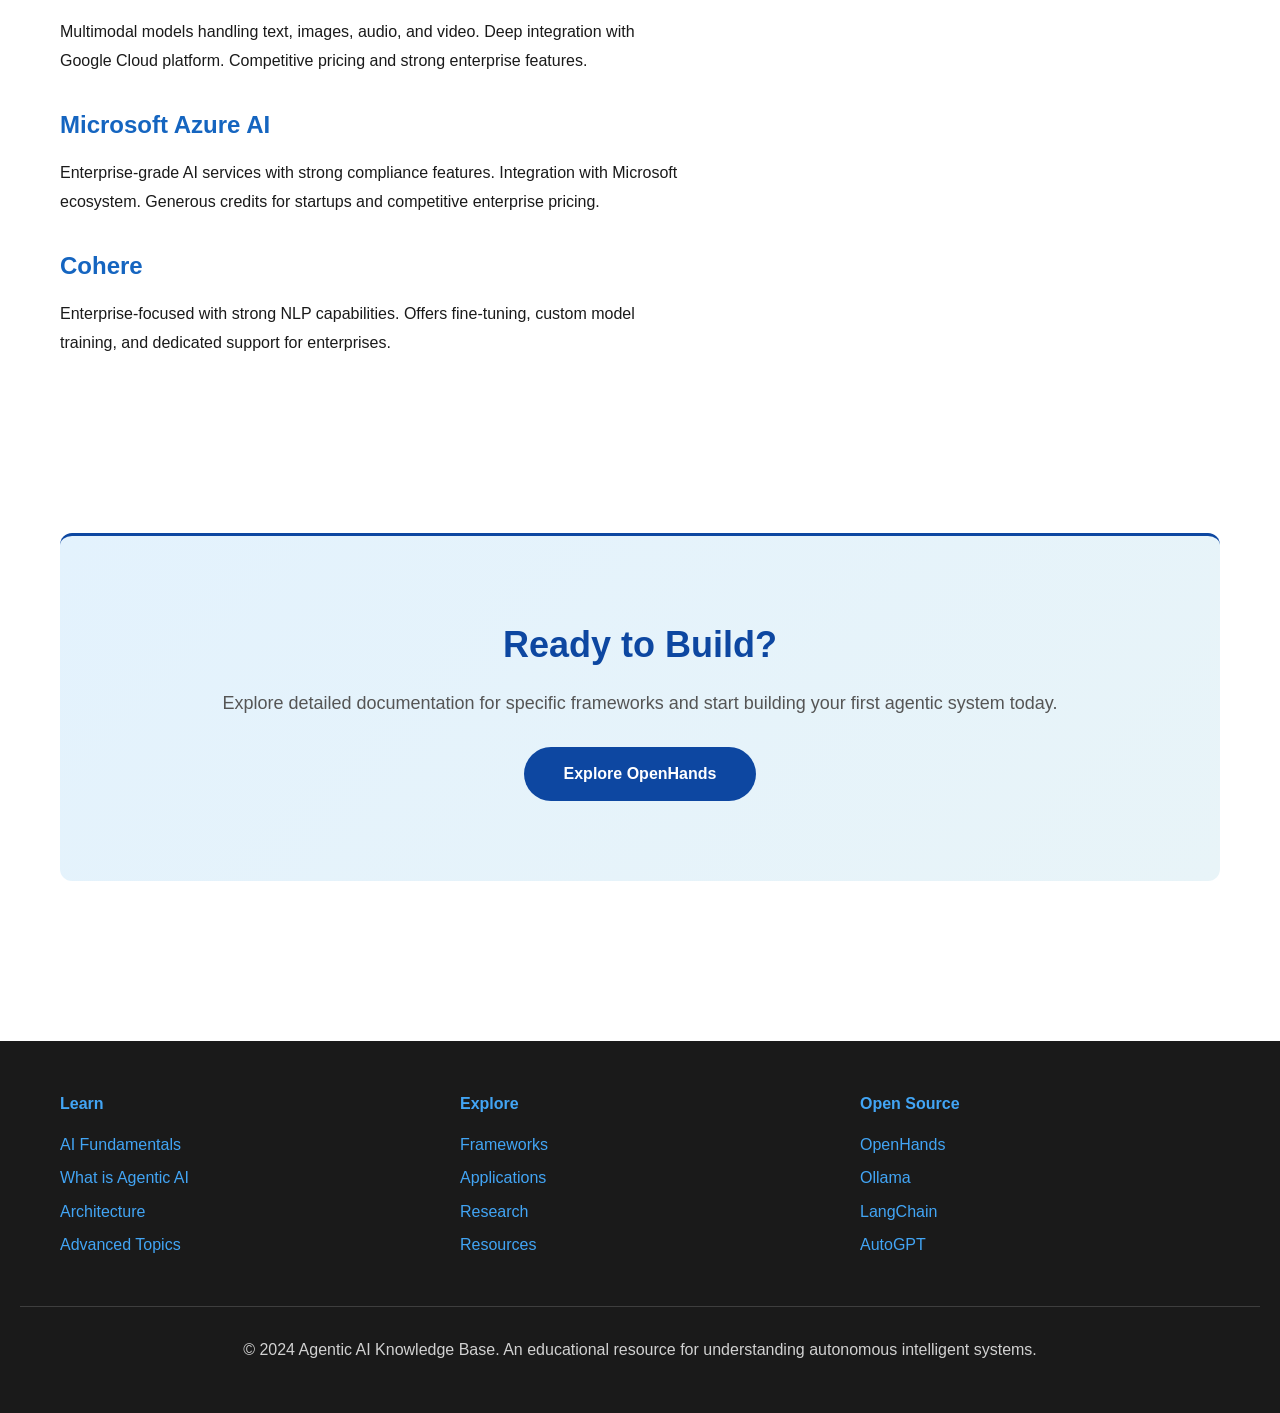
<file: frameworks.html>
<!DOCTYPE html>
<html lang="en">
<head>
    <meta charset="UTF-8">
    <meta name="viewport" content="width=device-width, initial-scale=1.0">
    <title>Frameworks & Tools - Agentic AI</title>
    <link rel="stylesheet" href="styles.css">
</head>
<body>
    <nav class="navbar">
        <div class="container">
            <div class="logo"><h1>Agentic AI</h1></div>
            <ul class="nav-menu">
                <li class="nav-item"><a href="index.html" class="nav-link">Home</a></li>
                <li class="nav-item has-submenu">
                    <a href="#" class="nav-link">Learn</a>
                    <ul class="submenu">
                        <li><a href="fundamentals.html">AI Fundamentals</a></li>
                        <li><a href="what-is.html">What is Agentic AI</a></li>
                        <li><a href="architecture.html">Architecture & Design</a></li>
                        <li><a href="advanced-topics.html">Advanced Topics</a></li>
                    </ul>
                </li>
                <li class="nav-item has-submenu">
                    <a href="#" class="nav-link active">Tools & Frameworks</a>
                    <ul class="submenu">
                        <li><a href="frameworks.html">All Frameworks</a></li>
                        <li class="has-submenu">
                            <a href="#">Open Source Projects</a>
                            <ul class="submenu">
                                <li><a href="openhands.html">OpenHands</a></li>
                                <li><a href="ollama.html">Ollama</a></li>
                                <li><a href="langchain.html">LangChain</a></li>
                                <li><a href="autogpt.html">AutoGPT</a></li>
                            </ul>
                        </li>
                        <li><a href="frameworks.html#commercial">Commercial Tools</a></li>
                    </ul>
                </li>
                <li class="nav-item"><a href="use-cases.html" class="nav-link">Applications</a></li>
                <li class="nav-item has-submenu">
                    <a href="#" class="nav-link">Research</a>
                    <ul class="submenu">
                        <li><a href="research-papers.html">Papers & Publications</a></li>
                        <li><a href="trends.html">Trends & Future</a></li>
                        <li><a href="challenges.html">Challenges</a></li>
                    </ul>
                </li>
                <li class="nav-item"><a href="resources.html" class="nav-link">Resources</a></li>
            </ul>
        </div>
    </nav>

    <header class="page-header">
        <h1>Frameworks & Tools</h1>
        <p>Complete Guide to Building Agentic Systems</p>
    </header>

    <div class="breadcrumb container">
        <ol>
            <li><a href="index.html">Home</a></li>
            <li>Tools & Frameworks</li>
        </ol>
    </div>

    <main class="container">
        <section class="content-section">
            <div class="content-main">
                <div class="content-body">
                    <h2>Open Source Frameworks</h2>
                    <p>Open source frameworks democratize agentic AI development, providing accessible tools without proprietary lock-in. The following frameworks have emerged as industry standards, each optimized for specific use cases and offering different strengths.</p>

                    <h3>OpenHands</h3>
                    <p>Built specifically for software engineering, OpenHands is the most complete framework for autonomous AI agents in development. It enables agents to write code, debug issues, run tests, and manage entire development workflows. Perfect for teams looking to automate software engineering tasks.</p>
                    <p><a href="openhands.html" style="color: #1565c0; font-weight: 600;">Explore OpenHands in detail →</a></p>

                    <h3>LangChain</h3>
                    <p>A comprehensive framework for building applications with large language models. LangChain abstracts away complexity, simplifying agent creation, tool integration, and memory management. It's ideal for general-purpose agentic applications across multiple domains.</p>
                    <p><a href="langchain.html" style="color: #1565c0; font-weight: 600;">Learn about LangChain →</a></p>

                    <h3>AutoGPT</h3>
                    <p>A pioneering open-source project demonstrating autonomous agent capabilities. AutoGPT shows how an agent can autonomously break down complex goals, create sub-tasks, and execute them with minimal human guidance. Excellent for learning and experimentation.</p>
                    <p><a href="autogpt.html" style="color: #1565c0; font-weight: 600;">Discover AutoGPT →</a></p>

                    <h3>CrewAI</h3>
                    <p>Focused on multi-agent systems and team-based problem solving. CrewAI enables building systems where multiple specialized agents collaborate, each with specific roles and expertise. Ideal for complex problems requiring diverse perspectives and skills.</p>

                    <h3>Other Notable Projects</h3>
                    <ul style="margin: 15px 0 20px 20px;">
                        <li><strong>Ray:</strong> Distributed computing framework for scaling agents</li>
                        <li><strong>Semantic Kernel:</strong> Microsoft's framework for LLM integration</li>
                        <li><strong>Haystack:</strong> NLP framework with agent capabilities</li>
                        <li><strong>Rasa:</strong> Specialized for conversational agents</li>
                    </ul>

                    <h2 style="margin-top: 40px;">Language Model Providers</h2>
                    <p>Agents need reasoning engines. Open source LLM providers give you control, privacy, and cost savings by running models locally or via open APIs.</p>

                    <h3>Ollama</h3>
                    <p>Run powerful language models locally on your own hardware. Ollama provides optimized, quantized versions of popular open-source models like Llama 2, Mistral, and Code Llama. Perfect for building private, offline agent systems without API dependencies.</p>
                    <p><a href="ollama.html" style="color: #1565c0; font-weight: 600;">Learn about Ollama →</a></p>

                    <h3>Hugging Face</h3>
                    <p>The largest hub for open source machine learning. Access tens of thousands of pre-trained models, datasets, and tools. Community-driven with excellent documentation, integration options, and a vibrant developer ecosystem.</p>

                    <h3>Together AI</h3>
                    <p>Open API for running open-source models at scale. Offers faster inference and easier scaling compared to running models locally, without the cost or lock-in of proprietary services.</p>

                    <h2 style="margin-top: 40px;" id="commercial">Commercial & Enterprise Solutions</h2>
                    <p>For organizations requiring enterprise support, guaranteed uptime, or advanced features, commercial solutions offer dedicated infrastructure and support contracts.</p>

                    <h3>OpenAI GPT Models</h3>
                    <p>GPT-4 and GPT-3.5 via API offer state-of-the-art reasoning capabilities. Comprehensive ecosystem with fine-tuning, plugins, and enterprise options. Market leader with extensive documentation and community support.</p>

                    <h3>Anthropic Claude</h3>
                    <p>Advanced reasoning models with safety-focused training. Known for nuanced responses and strong performance on complex reasoning tasks. Excellent API with enterprise support options.</p>

                    <h3>Google Gemini & PaLM</h3>
                    <p>Multimodal models handling text, images, audio, and video. Deep integration with Google Cloud platform. Competitive pricing and strong enterprise features.</p>

                    <h3>Microsoft Azure AI</h3>
                    <p>Enterprise-grade AI services with strong compliance features. Integration with Microsoft ecosystem. Generous credits for startups and competitive enterprise pricing.</p>

                    <h3>Cohere</h3>
                    <p>Enterprise-focused with strong NLP capabilities. Offers fine-tuning, custom model training, and dedicated support for enterprises.</p>
                </div>

                <div class="content-highlights">
                    <div class="highlight-box">
                        <h4>🎯 Quick Selection Guide</h4>
                        <p>Choose your framework based on your primary use case:</p>
                        <ul>
                            <li>Software development → OpenHands</li>
                            <li>General applications → LangChain</li>
                            <li>Learning/experiments → AutoGPT</li>
                            <li>Team-based agents → CrewAI</li>
                            <li>Chatbots → Rasa</li>
                        </ul>
                    </div>

                    <div class="highlight-box">
                        <h4>🧠 LLM Provider Selection</h4>
                        <ul>
                            <li>Privacy-first → Ollama (local)</li>
                            <li>Best performance → GPT-4</li>
                            <li>Safety-focused → Claude</li>
                            <li>Cost-effective → Open-source via HuggingFace</li>
                            <li>Enterprise → Azure AI, Cohere</li>
                        </ul>
                    </div>

                    <div class="highlight-box">
                        <h4>💡 Key Framework Features</h4>
                        <p>When evaluating frameworks, prioritize:</p>
                        <ul>
                            <li>Tool/API integration</li>
                            <li>Memory management</li>
                            <li>Extensibility</li>
                            <li>Performance</li>
                            <li>Documentation quality</li>
                            <li>Community support</li>
                            <li>Active development</li>
                        </ul>
                    </div>

                    <div class="highlight-box">
                        <h4>📦 Installation Quick Start</h4>
                        <p>Most frameworks are pip-installable:</p>
                        <ul>
                            <li>pip install openhands</li>
                            <li>pip install langchain</li>
                            <li>pip install crewai</li>
                            <li>pip install ollama</li>
                        </ul>
                        <p style="margin-top: 10px; font-size: 13px; color: #666;">Check official docs for specific versions and dependencies</p>
                    </div>

                    <div class="highlight-box">
                        <h4>🔗 Official Resources</h4>
                        <ul>
                            <li><strong>OpenHands:</strong> github.com/openhands-dev/openhands</li>
                            <li><strong>LangChain:</strong> langchain.com</li>
                            <li><strong>AutoGPT:</strong> github.com/Significant-Gravitas</li>
                            <li><strong>CrewAI:</strong> crewai.io</li>
                            <li><strong>Ollama:</strong> ollama.ai</li>
                            <li><strong>HuggingFace:</strong> huggingface.co</li>
                        </ul>
                    </div>

                    <div class="highlight-box">
                        <h4>⚡ Performance Tips</h4>
                        <ul>
                            <li>Use quantized models for speed</li>
                            <li>Cache tool responses</li>
                            <li>Batch operations when possible</li>
                            <li>Monitor token usage</li>
                            <li>Implement timeout handlers</li>
                        </ul>
                    </div>
                </div>
            </div>
        </section>

        <section class="cta-section container">
            <h2>Ready to Build?</h2>
            <p>Explore detailed documentation for specific frameworks and start building your first agentic system today.</p>
            <a href="openhands.html" class="button">Explore OpenHands</a>
        </section>
    </main>

    <footer>
        <div class="container">
            <div>
                <h4>Learn</h4>
                <ul>
                    <li><a href="fundamentals.html">AI Fundamentals</a></li>
                    <li><a href="what-is.html">What is Agentic AI</a></li>
                    <li><a href="architecture.html">Architecture</a></li>
                    <li><a href="advanced-topics.html">Advanced Topics</a></li>
                </ul>
            </div>
            <div>
                <h4>Explore</h4>
                <ul>
                    <li><a href="frameworks.html">Frameworks</a></li>
                    <li><a href="use-cases.html">Applications</a></li>
                    <li><a href="research-papers.html">Research</a></li>
                    <li><a href="resources.html">Resources</a></li>
                </ul>
            </div>
            <div>
                <h4>Open Source</h4>
                <ul>
                    <li><a href="openhands.html">OpenHands</a></li>
                    <li><a href="ollama.html">Ollama</a></li>
                    <li><a href="langchain.html">LangChain</a></li>
                    <li><a href="autogpt.html">AutoGPT</a></li>
                </ul>
            </div>
        </div>
        <div class="footer-bottom">
            <p>&copy; 2024 Agentic AI Knowledge Base. An educational resource for understanding autonomous intelligent systems.</p>
        </div>
    </footer>
</body>
</html>
</file>
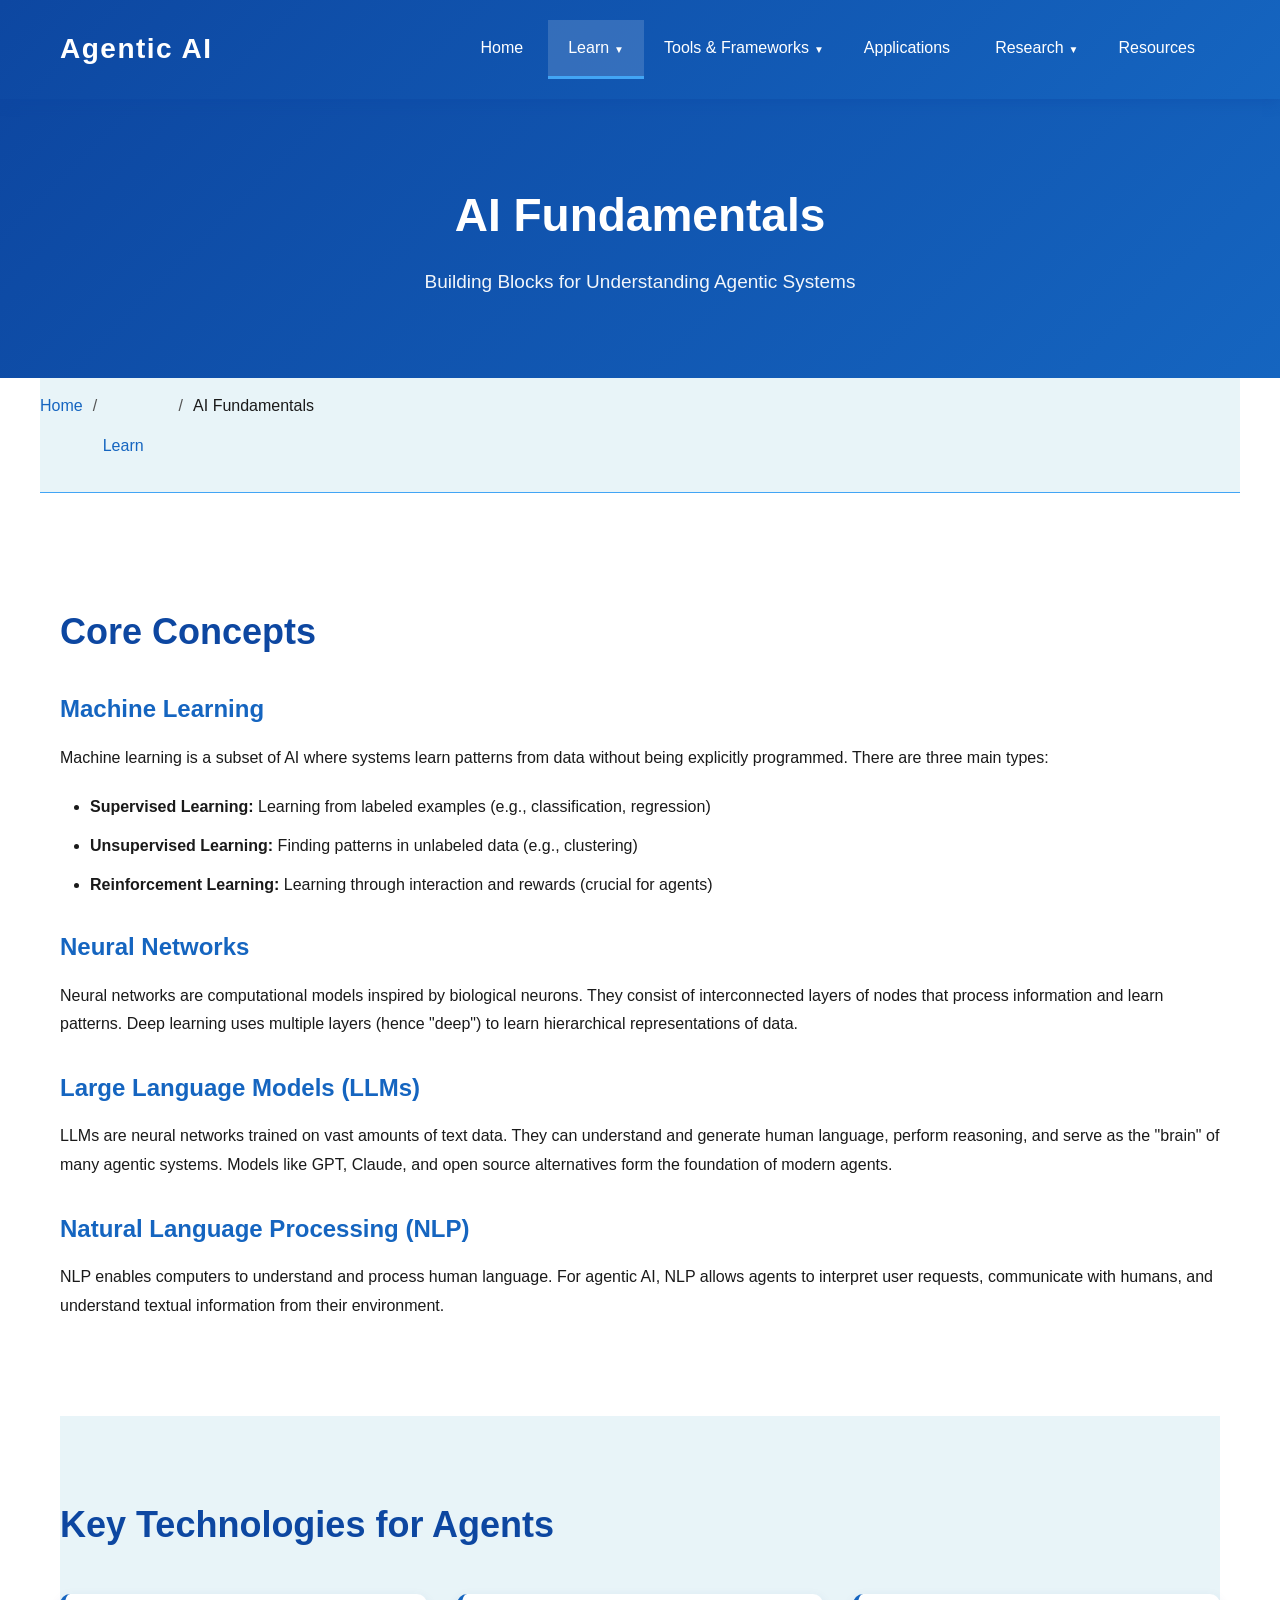
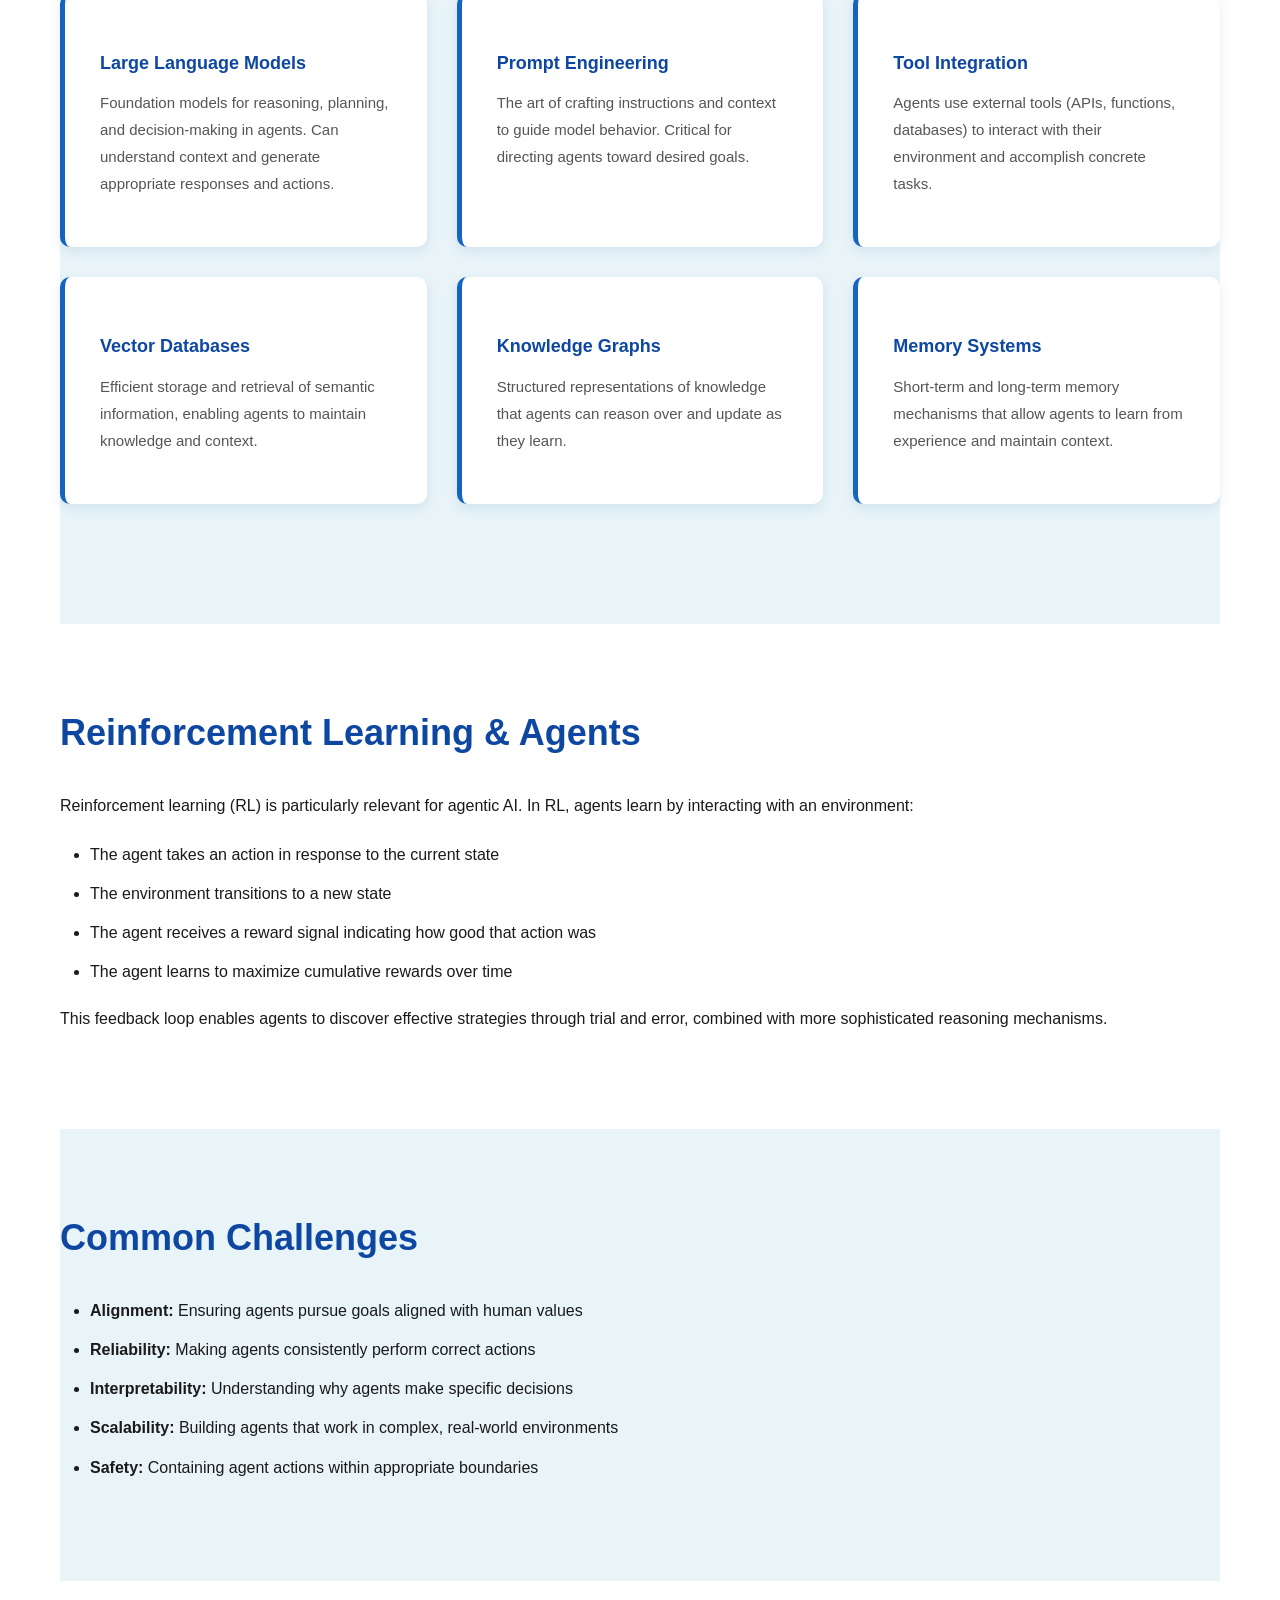
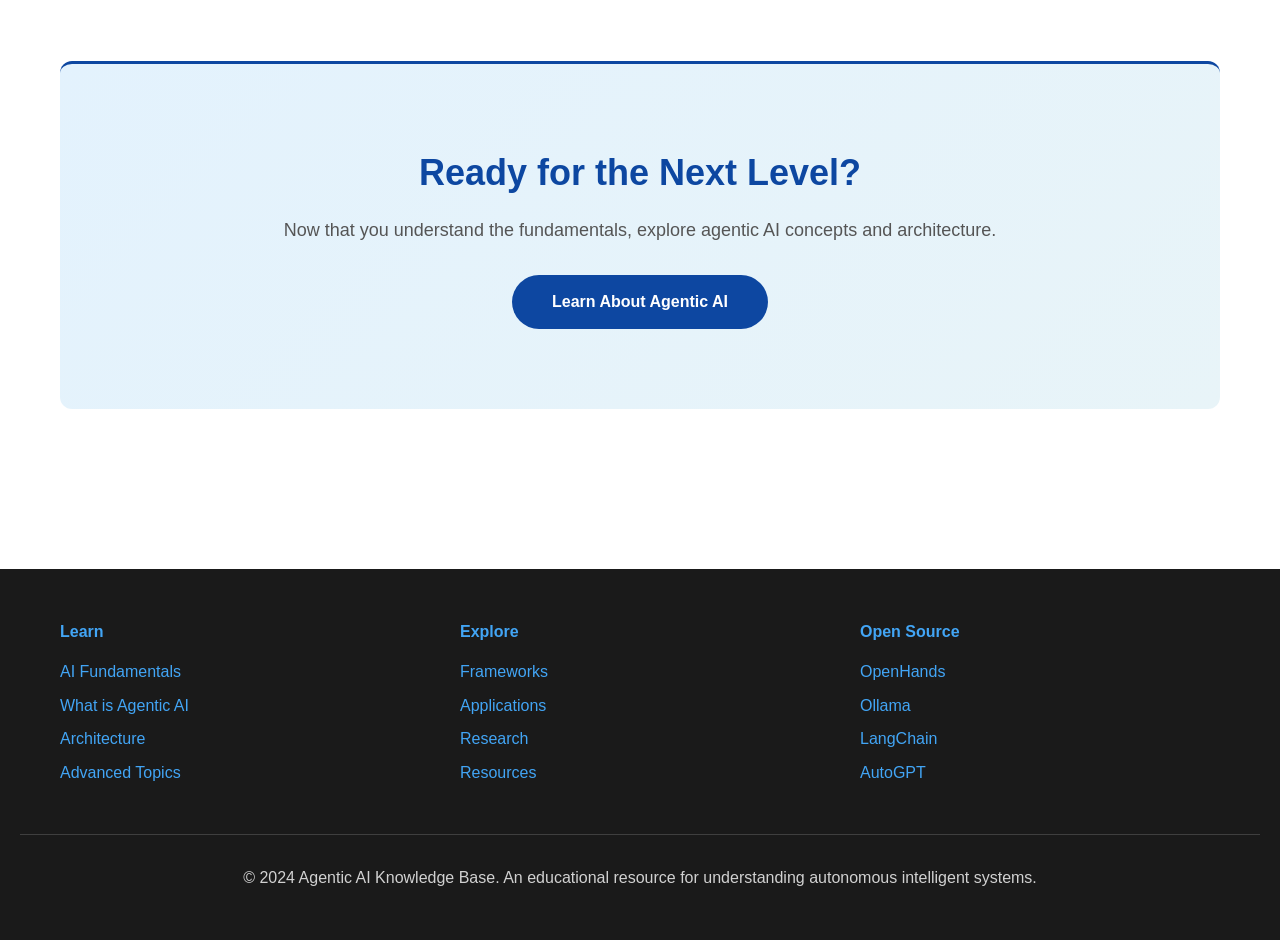
<file: fundamentals.html>
<!DOCTYPE html>
<html lang="en">
<head>
    <meta charset="UTF-8">
    <meta name="viewport" content="width=device-width, initial-scale=1.0">
    <title>AI Fundamentals - Foundation for Agentic Systems</title>
    <link rel="stylesheet" href="styles.css">
</head>
<body>
    <nav class="navbar">
        <div class="container">
            <div class="logo"><h1>Agentic AI</h1></div>
            <ul class="nav-menu">
                <li class="nav-item"><a href="index.html" class="nav-link">Home</a></li>
                <li class="nav-item has-submenu">
                    <a href="#" class="nav-link active">Learn</a>
                    <ul class="submenu">
                        <li><a href="fundamentals.html">AI Fundamentals</a></li>
                        <li><a href="what-is.html">What is Agentic AI</a></li>
                        <li><a href="architecture.html">Architecture & Design</a></li>
                        <li><a href="advanced-topics.html">Advanced Topics</a></li>
                    </ul>
                </li>
                <li class="nav-item has-submenu">
                    <a href="#" class="nav-link">Tools & Frameworks</a>
                    <ul class="submenu">
                        <li><a href="frameworks.html">All Frameworks</a></li>
                        <li class="has-submenu">
                            <a href="#">Open Source Projects</a>
                            <ul class="submenu">
                                <li><a href="openhands.html">OpenHands</a></li>
                                <li><a href="ollama.html">Ollama</a></li>
                                <li><a href="langchain.html">LangChain</a></li>
                                <li><a href="autogpt.html">AutoGPT</a></li>
                            </ul>
                        </li>
                        <li><a href="frameworks.html#commercial">Commercial Tools</a></li>
                    </ul>
                </li>
                <li class="nav-item"><a href="use-cases.html" class="nav-link">Applications</a></li>
                <li class="nav-item has-submenu">
                    <a href="#" class="nav-link">Research</a>
                    <ul class="submenu">
                        <li><a href="research-papers.html">Papers & Publications</a></li>
                        <li><a href="trends.html">Trends & Future</a></li>
                        <li><a href="challenges.html">Challenges</a></li>
                    </ul>
                </li>
                <li class="nav-item"><a href="resources.html" class="nav-link">Resources</a></li>
            </ul>
        </div>
    </nav>

    <header class="page-header">
        <h1>AI Fundamentals</h1>
        <p>Building Blocks for Understanding Agentic Systems</p>
    </header>

    <div class="breadcrumb container">
        <ol>
            <li><a href="index.html">Home</a></li>
            <li><a href="#" class="nav-link">Learn</a></li>
            <li>AI Fundamentals</li>
        </ol>
    </div>

    <main class="container">
        <section class="content-section">
            <h2>Core Concepts</h2>
            
            <h3>Machine Learning</h3>
            <p>Machine learning is a subset of AI where systems learn patterns from data without being explicitly programmed. There are three main types:</p>
            <ul>
                <li><strong>Supervised Learning:</strong> Learning from labeled examples (e.g., classification, regression)</li>
                <li><strong>Unsupervised Learning:</strong> Finding patterns in unlabeled data (e.g., clustering)</li>
                <li><strong>Reinforcement Learning:</strong> Learning through interaction and rewards (crucial for agents)</li>
            </ul>

            <h3>Neural Networks</h3>
            <p>Neural networks are computational models inspired by biological neurons. They consist of interconnected layers of nodes that process information and learn patterns. Deep learning uses multiple layers (hence "deep") to learn hierarchical representations of data.</p>

            <h3>Large Language Models (LLMs)</h3>
            <p>LLMs are neural networks trained on vast amounts of text data. They can understand and generate human language, perform reasoning, and serve as the "brain" of many agentic systems. Models like GPT, Claude, and open source alternatives form the foundation of modern agents.</p>

            <h3>Natural Language Processing (NLP)</h3>
            <p>NLP enables computers to understand and process human language. For agentic AI, NLP allows agents to interpret user requests, communicate with humans, and understand textual information from their environment.</p>
        </section>

        <section class="content-section">
            <h2>Key Technologies for Agents</h2>
            
            <div class="cards-grid">
                <div class="card">
                    <h4>Large Language Models</h4>
                    <p>Foundation models for reasoning, planning, and decision-making in agents. Can understand context and generate appropriate responses and actions.</p>
                </div>
                <div class="card">
                    <h4>Prompt Engineering</h4>
                    <p>The art of crafting instructions and context to guide model behavior. Critical for directing agents toward desired goals.</p>
                </div>
                <div class="card">
                    <h4>Tool Integration</h4>
                    <p>Agents use external tools (APIs, functions, databases) to interact with their environment and accomplish concrete tasks.</p>
                </div>
                <div class="card">
                    <h4>Vector Databases</h4>
                    <p>Efficient storage and retrieval of semantic information, enabling agents to maintain knowledge and context.</p>
                </div>
                <div class="card">
                    <h4>Knowledge Graphs</h4>
                    <p>Structured representations of knowledge that agents can reason over and update as they learn.</p>
                </div>
                <div class="card">
                    <h4>Memory Systems</h4>
                    <p>Short-term and long-term memory mechanisms that allow agents to learn from experience and maintain context.</p>
                </div>
            </div>
        </section>

        <section class="content-section">
            <h2>Reinforcement Learning & Agents</h2>
            <p>Reinforcement learning (RL) is particularly relevant for agentic AI. In RL, agents learn by interacting with an environment:</p>
            <ul>
                <li>The agent takes an action in response to the current state</li>
                <li>The environment transitions to a new state</li>
                <li>The agent receives a reward signal indicating how good that action was</li>
                <li>The agent learns to maximize cumulative rewards over time</li>
            </ul>
            <p>This feedback loop enables agents to discover effective strategies through trial and error, combined with more sophisticated reasoning mechanisms.</p>
        </section>

        <section class="content-section">
            <h2>Common Challenges</h2>
            <ul>
                <li><strong>Alignment:</strong> Ensuring agents pursue goals aligned with human values</li>
                <li><strong>Reliability:</strong> Making agents consistently perform correct actions</li>
                <li><strong>Interpretability:</strong> Understanding why agents make specific decisions</li>
                <li><strong>Scalability:</strong> Building agents that work in complex, real-world environments</li>
                <li><strong>Safety:</strong> Containing agent actions within appropriate boundaries</li>
            </ul>
        </section>

        <section class="cta-section container">
            <h2>Ready for the Next Level?</h2>
            <p>Now that you understand the fundamentals, explore agentic AI concepts and architecture.</p>
            <a href="what-is.html" class="button">Learn About Agentic AI</a>
        </section>
    </main>

    <footer>
        <div class="container">
            <div>
                <h4>Learn</h4>
                <ul>
                    <li><a href="fundamentals.html">AI Fundamentals</a></li>
                    <li><a href="what-is.html">What is Agentic AI</a></li>
                    <li><a href="architecture.html">Architecture</a></li>
                    <li><a href="advanced-topics.html">Advanced Topics</a></li>
                </ul>
            </div>
            <div>
                <h4>Explore</h4>
                <ul>
                    <li><a href="frameworks.html">Frameworks</a></li>
                    <li><a href="use-cases.html">Applications</a></li>
                    <li><a href="research-papers.html">Research</a></li>
                    <li><a href="resources.html">Resources</a></li>
                </ul>
            </div>
            <div>
                <h4>Open Source</h4>
                <ul>
                    <li><a href="openhands.html">OpenHands</a></li>
                    <li><a href="ollama.html">Ollama</a></li>
                    <li><a href="langchain.html">LangChain</a></li>
                    <li><a href="autogpt.html">AutoGPT</a></li>
                </ul>
            </div>
        </div>
        <div class="footer-bottom">
            <p>&copy; 2024 Agentic AI Knowledge Base. An educational resource for understanding autonomous intelligent systems.</p>
        </div>
    </footer>
</body>
</html>
</file>
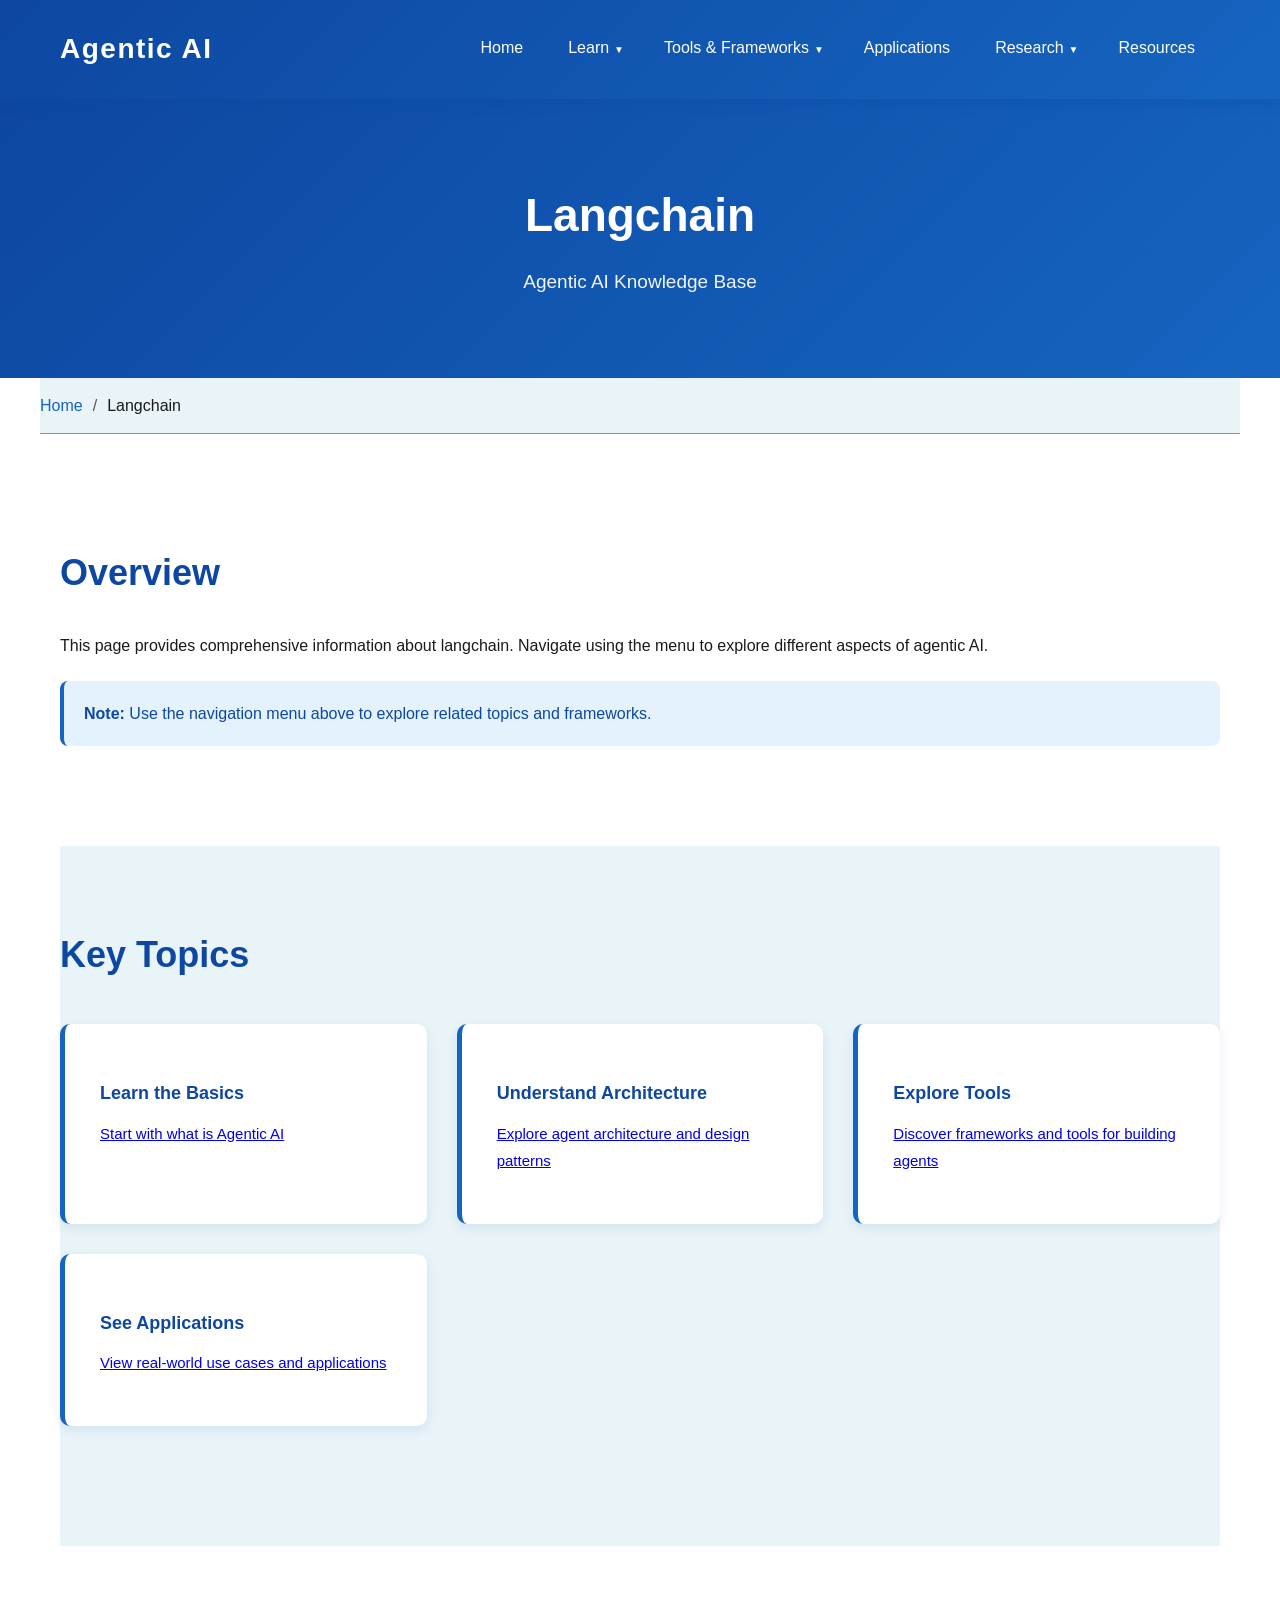
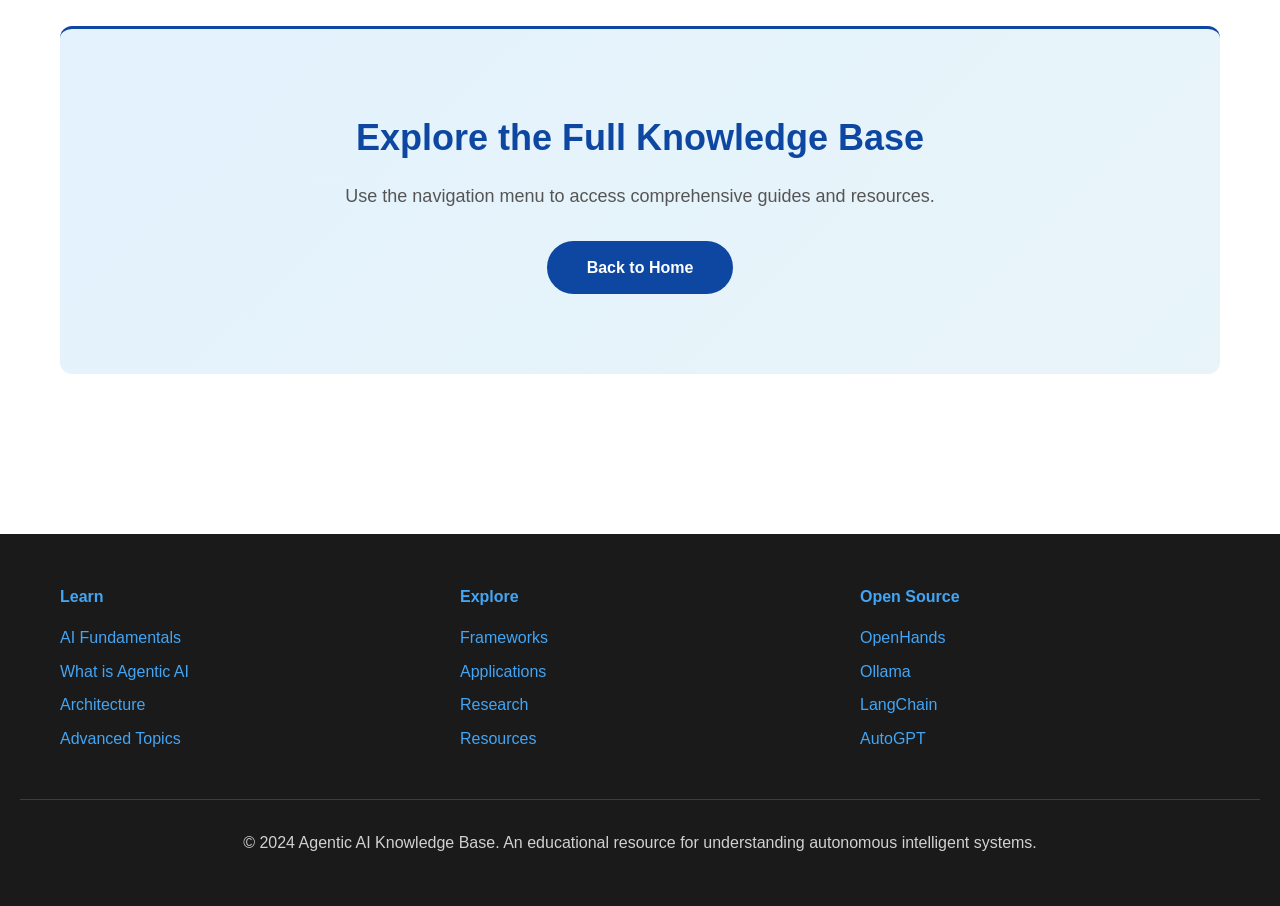
<file: langchain.html>
<!DOCTYPE html>
<html lang="en">
<head>
    <meta charset="UTF-8">
    <meta name="viewport" content="width=device-width, initial-scale=1.0">
    <title>Langchain - Agentic AI Knowledge Base</title>
    <link rel="stylesheet" href="styles.css">
</head>
<body>
    <nav class="navbar">
        <div class="container">
            <div class="logo"><h1>Agentic AI</h1></div>
            <ul class="nav-menu">
                <li class="nav-item"><a href="index.html" class="nav-link">Home</a></li>
                <li class="nav-item has-submenu">
                    <a href="#" class="nav-link">Learn</a>
                    <ul class="submenu">
                        <li><a href="fundamentals.html">AI Fundamentals</a></li>
                        <li><a href="what-is.html">What is Agentic AI</a></li>
                        <li><a href="architecture.html">Architecture & Design</a></li>
                        <li><a href="advanced-topics.html">Advanced Topics</a></li>
                    </ul>
                </li>
                <li class="nav-item has-submenu">
                    <a href="#" class="nav-link">Tools & Frameworks</a>
                    <ul class="submenu">
                        <li><a href="frameworks.html">All Frameworks</a></li>
                        <li class="has-submenu">
                            <a href="#">Open Source Projects</a>
                            <ul class="submenu">
                                <li><a href="openhands.html">OpenHands</a></li>
                                <li><a href="ollama.html">Ollama</a></li>
                                <li><a href="langchain.html">LangChain</a></li>
                                <li><a href="autogpt.html">AutoGPT</a></li>
                            </ul>
                        </li>
                        <li><a href="frameworks.html#commercial">Commercial Tools</a></li>
                    </ul>
                </li>
                <li class="nav-item"><a href="use-cases.html" class="nav-link">Applications</a></li>
                <li class="nav-item has-submenu">
                    <a href="#" class="nav-link">Research</a>
                    <ul class="submenu">
                        <li><a href="research-papers.html">Papers & Publications</a></li>
                        <li><a href="trends.html">Trends & Future</a></li>
                        <li><a href="challenges.html">Challenges</a></li>
                    </ul>
                </li>
                <li class="nav-item"><a href="resources.html" class="nav-link">Resources</a></li>
            </ul>
        </div>
    </nav>

    <header class="page-header">
        <h1>Langchain</h1>
        <p>Agentic AI Knowledge Base</p>
    </header>

    <div class="breadcrumb container">
        <ol>
            <li><a href="index.html">Home</a></li>
            <li>Langchain</li>
        </ol>
    </div>

    <main class="container">
        <section class="content-section">
            <h2>Overview</h2>
            <p>This page provides comprehensive information about langchain. Navigate using the menu to explore different aspects of agentic AI.</p>
            <div class="alert alert-info">
                <strong>Note:</strong> Use the navigation menu above to explore related topics and frameworks.
            </div>
        </section>

        <section class="content-section">
            <h2>Key Topics</h2>
            <div class="cards-grid">
                <div class="card">
                    <h4>Learn the Basics</h4>
                    <p><a href="what-is.html">Start with what is Agentic AI</a></p>
                </div>
                <div class="card">
                    <h4>Understand Architecture</h4>
                    <p><a href="architecture.html">Explore agent architecture and design patterns</a></p>
                </div>
                <div class="card">
                    <h4>Explore Tools</h4>
                    <p><a href="frameworks.html">Discover frameworks and tools for building agents</a></p>
                </div>
                <div class="card">
                    <h4>See Applications</h4>
                    <p><a href="use-cases.html">View real-world use cases and applications</a></p>
                </div>
            </div>
        </section>

        <section class="cta-section container">
            <h2>Explore the Full Knowledge Base</h2>
            <p>Use the navigation menu to access comprehensive guides and resources.</p>
            <a href="index.html" class="button">Back to Home</a>
        </section>
    </main>

    <footer>
        <div class="container">
            <div>
                <h4>Learn</h4>
                <ul>
                    <li><a href="fundamentals.html">AI Fundamentals</a></li>
                    <li><a href="what-is.html">What is Agentic AI</a></li>
                    <li><a href="architecture.html">Architecture</a></li>
                    <li><a href="advanced-topics.html">Advanced Topics</a></li>
                </ul>
            </div>
            <div>
                <h4>Explore</h4>
                <ul>
                    <li><a href="frameworks.html">Frameworks</a></li>
                    <li><a href="use-cases.html">Applications</a></li>
                    <li><a href="research-papers.html">Research</a></li>
                    <li><a href="resources.html">Resources</a></li>
                </ul>
            </div>
            <div>
                <h4>Open Source</h4>
                <ul>
                    <li><a href="openhands.html">OpenHands</a></li>
                    <li><a href="ollama.html">Ollama</a></li>
                    <li><a href="langchain.html">LangChain</a></li>
                    <li><a href="autogpt.html">AutoGPT</a></li>
                </ul>
            </div>
        </div>
        <div class="footer-bottom">
            <p>&copy; 2024 Agentic AI Knowledge Base. An educational resource for understanding autonomous intelligent systems.</p>
        </div>
    </footer>
</body>
</html>
</file>
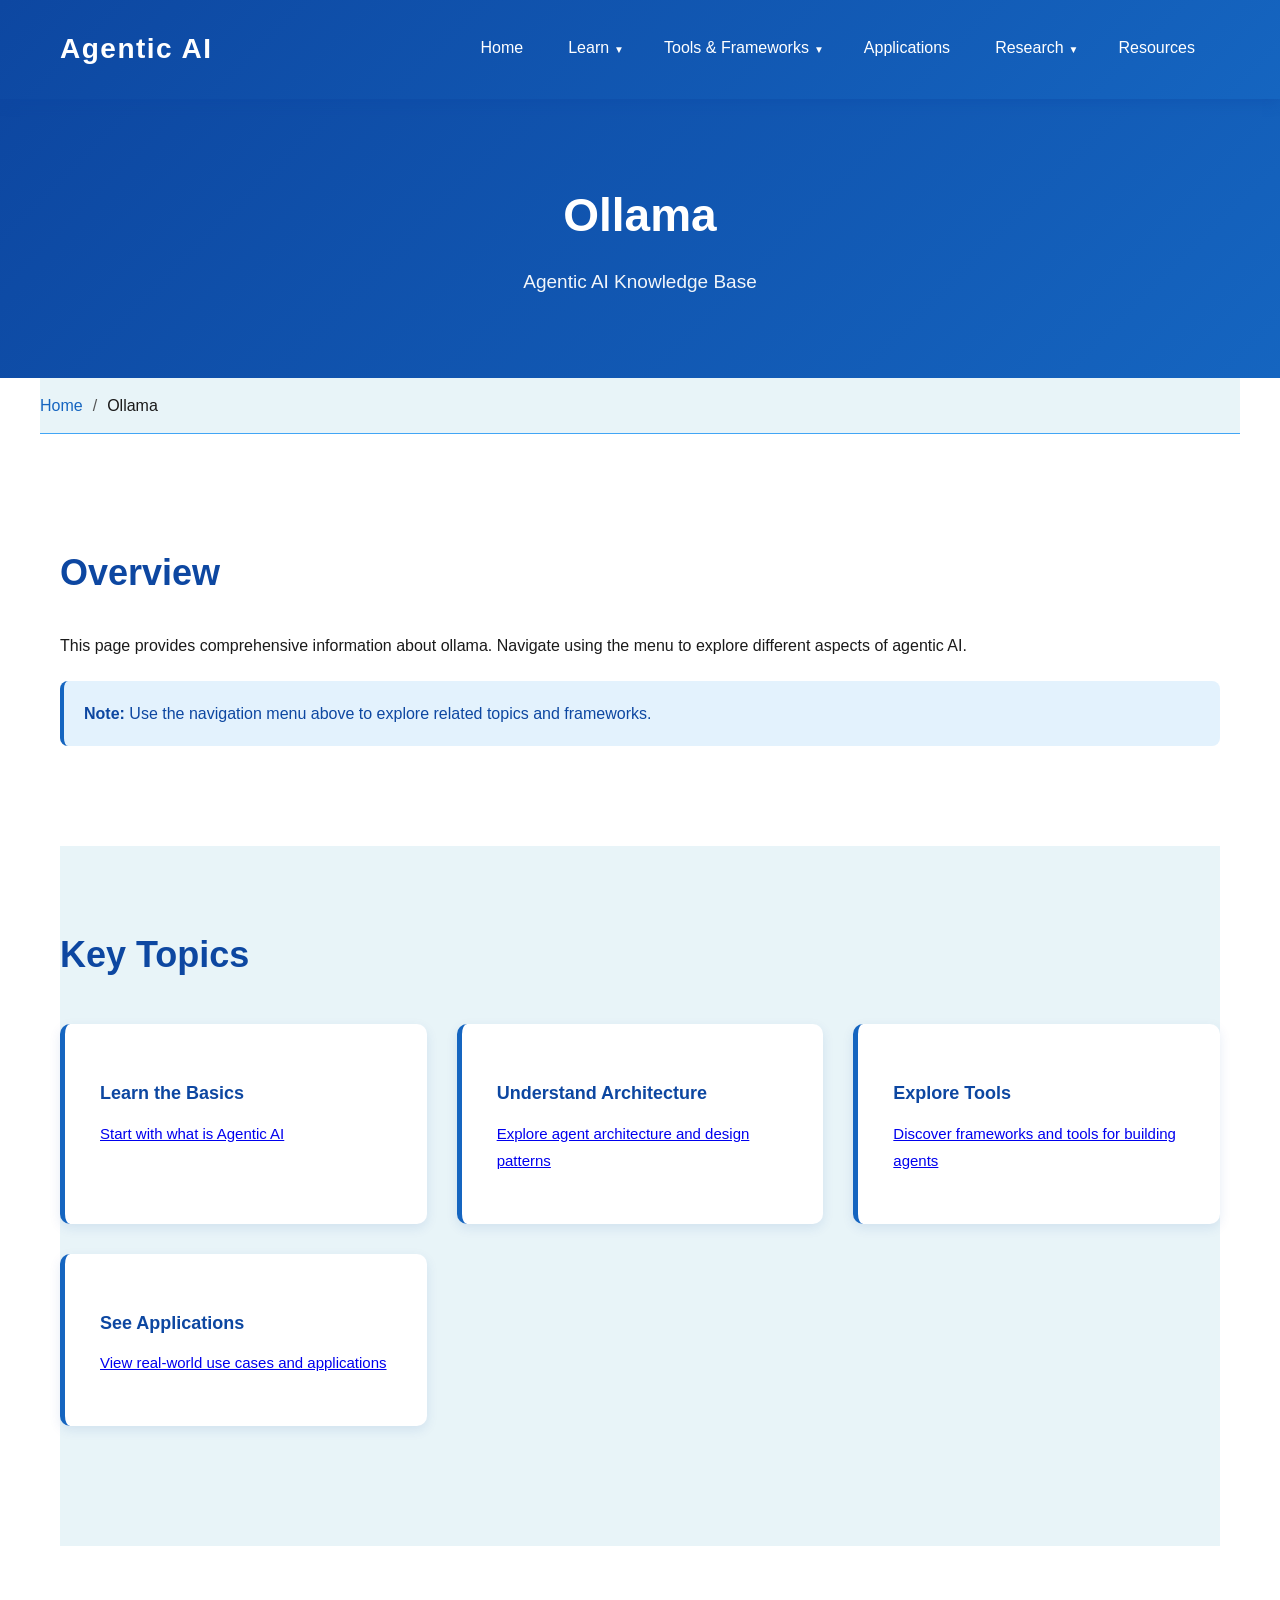
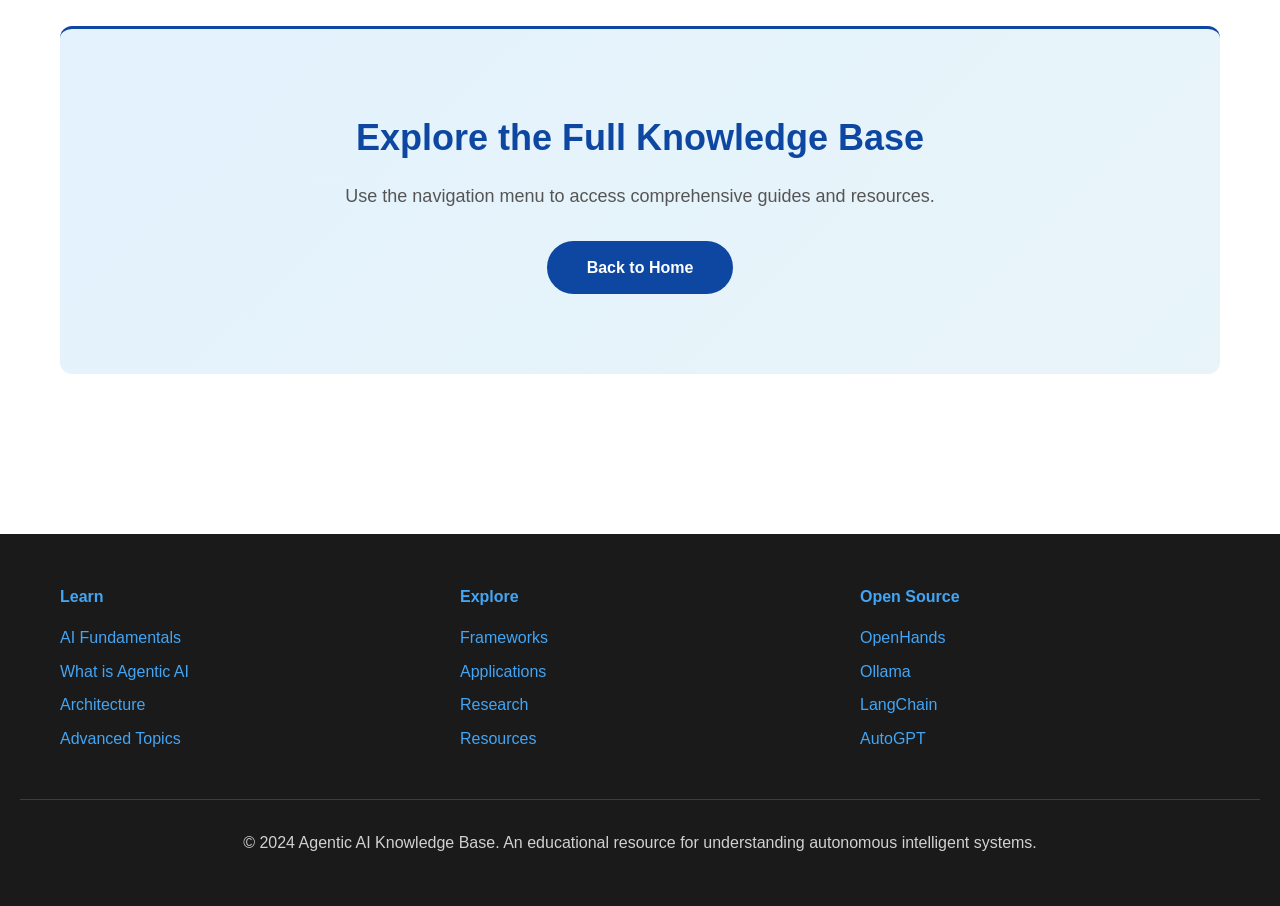
<file: ollama.html>
<!DOCTYPE html>
<html lang="en">
<head>
    <meta charset="UTF-8">
    <meta name="viewport" content="width=device-width, initial-scale=1.0">
    <title>Ollama - Agentic AI Knowledge Base</title>
    <link rel="stylesheet" href="styles.css">
</head>
<body>
    <nav class="navbar">
        <div class="container">
            <div class="logo"><h1>Agentic AI</h1></div>
            <ul class="nav-menu">
                <li class="nav-item"><a href="index.html" class="nav-link">Home</a></li>
                <li class="nav-item has-submenu">
                    <a href="#" class="nav-link">Learn</a>
                    <ul class="submenu">
                        <li><a href="fundamentals.html">AI Fundamentals</a></li>
                        <li><a href="what-is.html">What is Agentic AI</a></li>
                        <li><a href="architecture.html">Architecture & Design</a></li>
                        <li><a href="advanced-topics.html">Advanced Topics</a></li>
                    </ul>
                </li>
                <li class="nav-item has-submenu">
                    <a href="#" class="nav-link">Tools & Frameworks</a>
                    <ul class="submenu">
                        <li><a href="frameworks.html">All Frameworks</a></li>
                        <li class="has-submenu">
                            <a href="#">Open Source Projects</a>
                            <ul class="submenu">
                                <li><a href="openhands.html">OpenHands</a></li>
                                <li><a href="ollama.html">Ollama</a></li>
                                <li><a href="langchain.html">LangChain</a></li>
                                <li><a href="autogpt.html">AutoGPT</a></li>
                            </ul>
                        </li>
                        <li><a href="frameworks.html#commercial">Commercial Tools</a></li>
                    </ul>
                </li>
                <li class="nav-item"><a href="use-cases.html" class="nav-link">Applications</a></li>
                <li class="nav-item has-submenu">
                    <a href="#" class="nav-link">Research</a>
                    <ul class="submenu">
                        <li><a href="research-papers.html">Papers & Publications</a></li>
                        <li><a href="trends.html">Trends & Future</a></li>
                        <li><a href="challenges.html">Challenges</a></li>
                    </ul>
                </li>
                <li class="nav-item"><a href="resources.html" class="nav-link">Resources</a></li>
            </ul>
        </div>
    </nav>

    <header class="page-header">
        <h1>Ollama</h1>
        <p>Agentic AI Knowledge Base</p>
    </header>

    <div class="breadcrumb container">
        <ol>
            <li><a href="index.html">Home</a></li>
            <li>Ollama</li>
        </ol>
    </div>

    <main class="container">
        <section class="content-section">
            <h2>Overview</h2>
            <p>This page provides comprehensive information about ollama. Navigate using the menu to explore different aspects of agentic AI.</p>
            <div class="alert alert-info">
                <strong>Note:</strong> Use the navigation menu above to explore related topics and frameworks.
            </div>
        </section>

        <section class="content-section">
            <h2>Key Topics</h2>
            <div class="cards-grid">
                <div class="card">
                    <h4>Learn the Basics</h4>
                    <p><a href="what-is.html">Start with what is Agentic AI</a></p>
                </div>
                <div class="card">
                    <h4>Understand Architecture</h4>
                    <p><a href="architecture.html">Explore agent architecture and design patterns</a></p>
                </div>
                <div class="card">
                    <h4>Explore Tools</h4>
                    <p><a href="frameworks.html">Discover frameworks and tools for building agents</a></p>
                </div>
                <div class="card">
                    <h4>See Applications</h4>
                    <p><a href="use-cases.html">View real-world use cases and applications</a></p>
                </div>
            </div>
        </section>

        <section class="cta-section container">
            <h2>Explore the Full Knowledge Base</h2>
            <p>Use the navigation menu to access comprehensive guides and resources.</p>
            <a href="index.html" class="button">Back to Home</a>
        </section>
    </main>

    <footer>
        <div class="container">
            <div>
                <h4>Learn</h4>
                <ul>
                    <li><a href="fundamentals.html">AI Fundamentals</a></li>
                    <li><a href="what-is.html">What is Agentic AI</a></li>
                    <li><a href="architecture.html">Architecture</a></li>
                    <li><a href="advanced-topics.html">Advanced Topics</a></li>
                </ul>
            </div>
            <div>
                <h4>Explore</h4>
                <ul>
                    <li><a href="frameworks.html">Frameworks</a></li>
                    <li><a href="use-cases.html">Applications</a></li>
                    <li><a href="research-papers.html">Research</a></li>
                    <li><a href="resources.html">Resources</a></li>
                </ul>
            </div>
            <div>
                <h4>Open Source</h4>
                <ul>
                    <li><a href="openhands.html">OpenHands</a></li>
                    <li><a href="ollama.html">Ollama</a></li>
                    <li><a href="langchain.html">LangChain</a></li>
                    <li><a href="autogpt.html">AutoGPT</a></li>
                </ul>
            </div>
        </div>
        <div class="footer-bottom">
            <p>&copy; 2024 Agentic AI Knowledge Base. An educational resource for understanding autonomous intelligent systems.</p>
        </div>
    </footer>
</body>
</html>
</file>
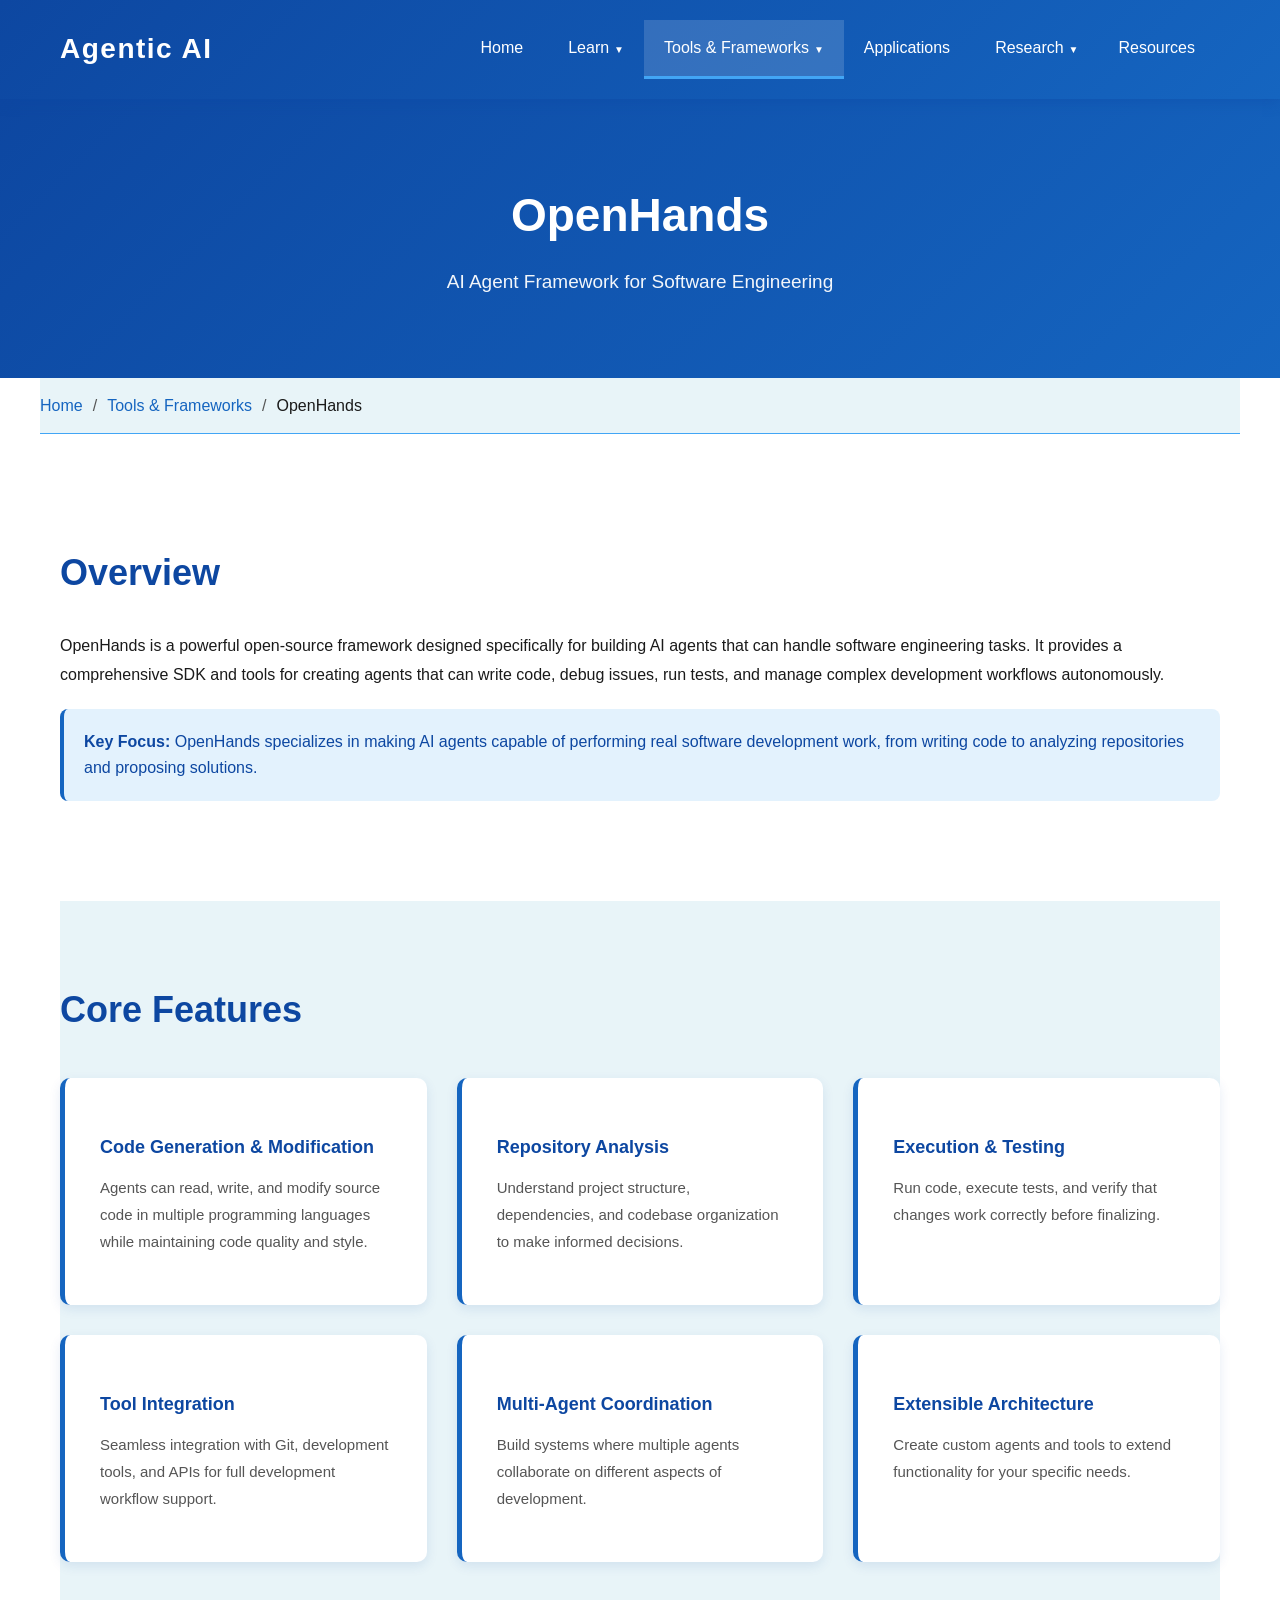
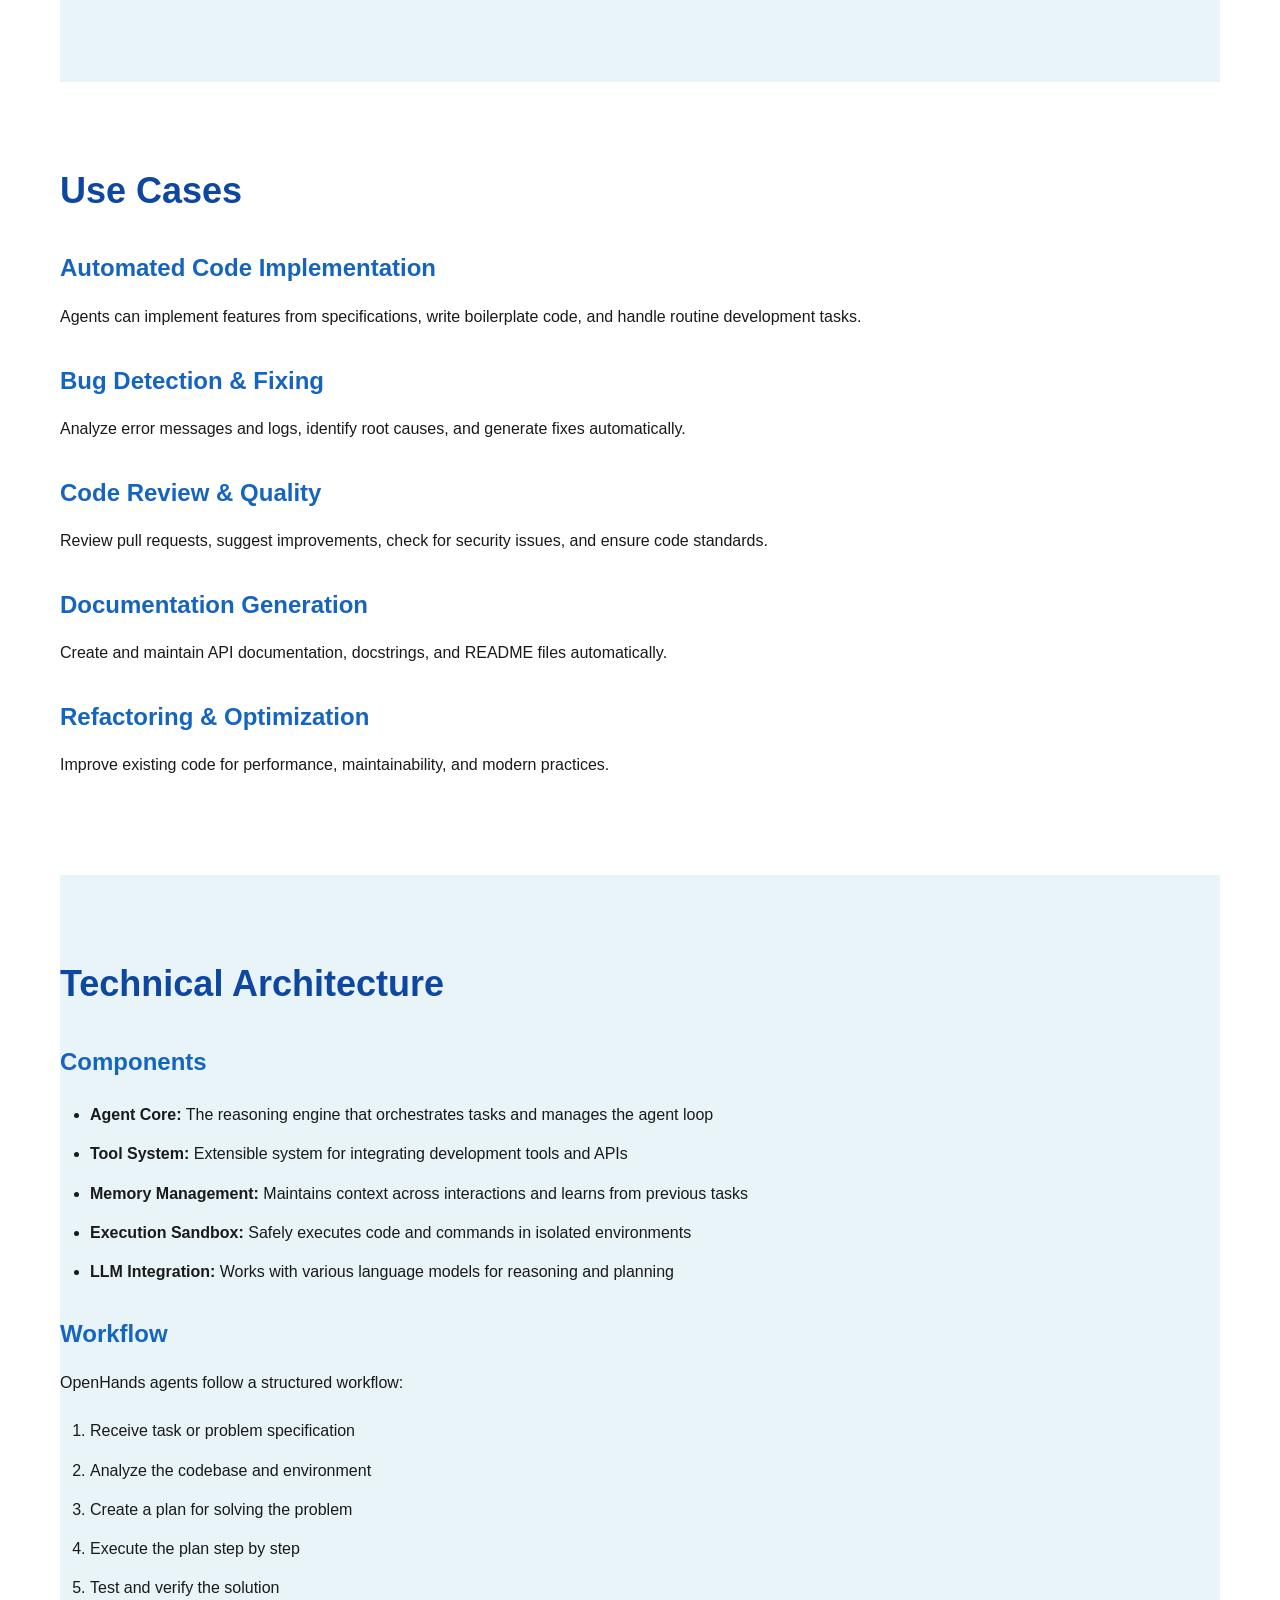
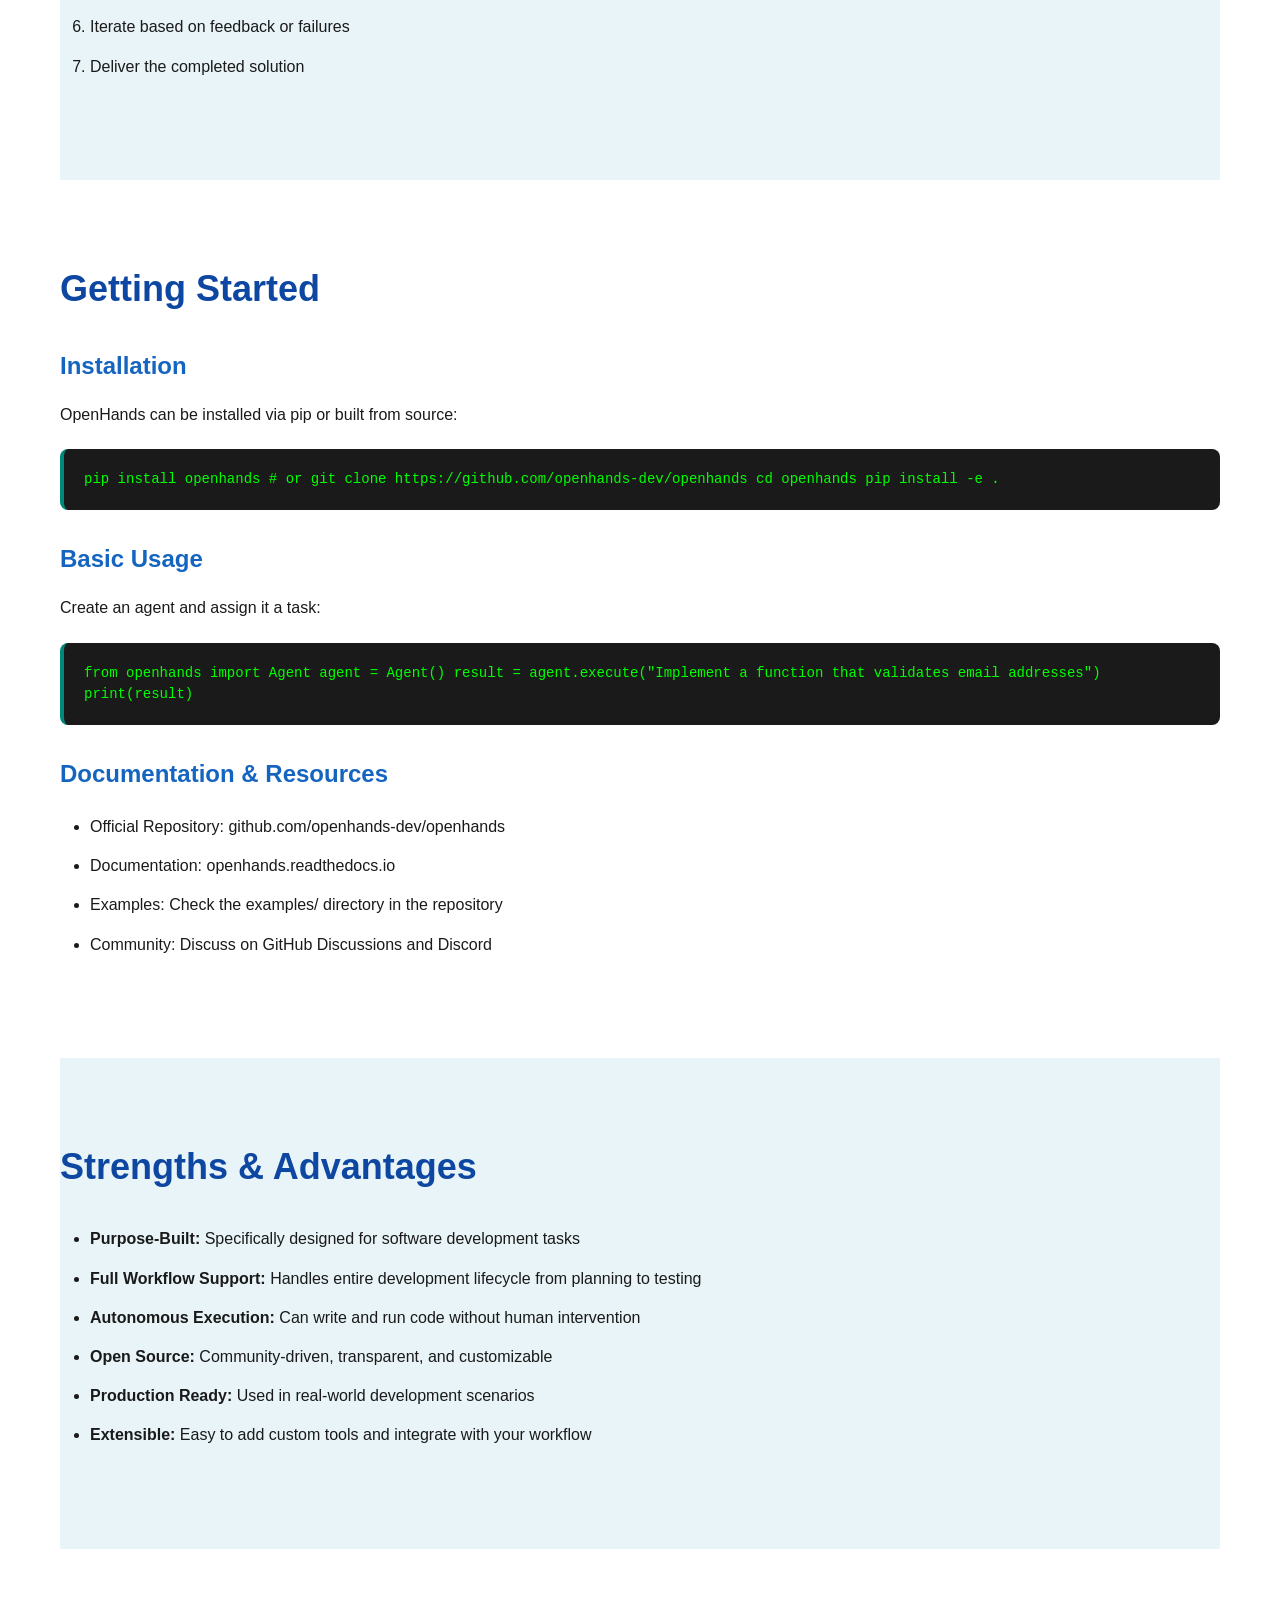
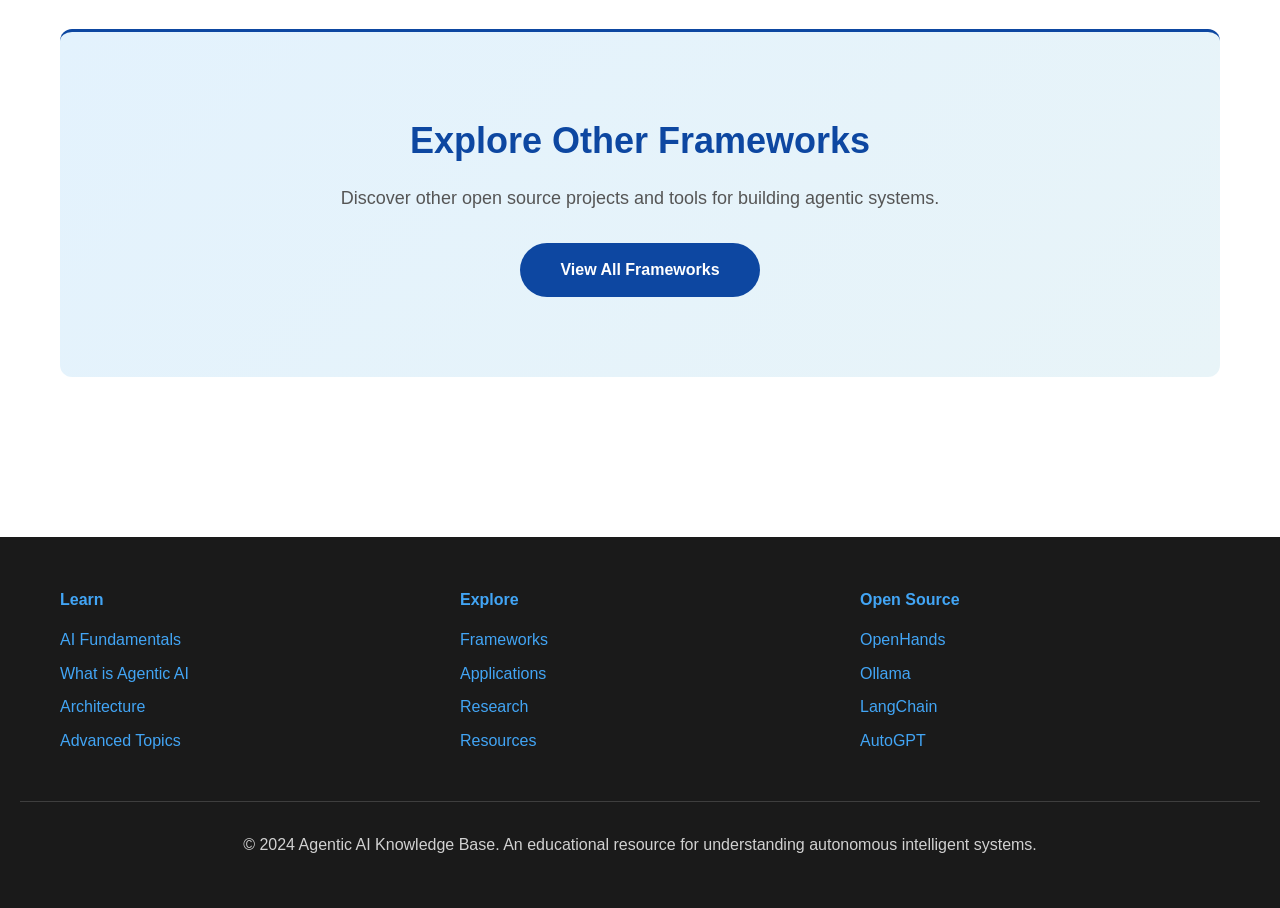
<file: openhands.html>
<!DOCTYPE html>
<html lang="en">
<head>
    <meta charset="UTF-8">
    <meta name="viewport" content="width=device-width, initial-scale=1.0">
    <title>OpenHands - AI Agent Framework for Software Engineering</title>
    <link rel="stylesheet" href="styles.css">
</head>
<body>
    <nav class="navbar">
        <div class="container">
            <div class="logo"><h1>Agentic AI</h1></div>
            <ul class="nav-menu">
                <li class="nav-item"><a href="index.html" class="nav-link">Home</a></li>
                <li class="nav-item has-submenu">
                    <a href="#" class="nav-link">Learn</a>
                    <ul class="submenu">
                        <li><a href="fundamentals.html">AI Fundamentals</a></li>
                        <li><a href="what-is.html">What is Agentic AI</a></li>
                        <li><a href="architecture.html">Architecture & Design</a></li>
                        <li><a href="advanced-topics.html">Advanced Topics</a></li>
                    </ul>
                </li>
                <li class="nav-item has-submenu">
                    <a href="#" class="nav-link active">Tools & Frameworks</a>
                    <ul class="submenu">
                        <li><a href="frameworks.html">All Frameworks</a></li>
                        <li class="has-submenu">
                            <a href="#">Open Source Projects</a>
                            <ul class="submenu">
                                <li><a href="openhands.html">OpenHands</a></li>
                                <li><a href="ollama.html">Ollama</a></li>
                                <li><a href="langchain.html">LangChain</a></li>
                                <li><a href="autogpt.html">AutoGPT</a></li>
                            </ul>
                        </li>
                        <li><a href="frameworks.html#commercial">Commercial Tools</a></li>
                    </ul>
                </li>
                <li class="nav-item"><a href="use-cases.html" class="nav-link">Applications</a></li>
                <li class="nav-item has-submenu">
                    <a href="#" class="nav-link">Research</a>
                    <ul class="submenu">
                        <li><a href="research-papers.html">Papers & Publications</a></li>
                        <li><a href="trends.html">Trends & Future</a></li>
                        <li><a href="challenges.html">Challenges</a></li>
                    </ul>
                </li>
                <li class="nav-item"><a href="resources.html" class="nav-link">Resources</a></li>
            </ul>
        </div>
    </nav>

    <header class="page-header">
        <h1>OpenHands</h1>
        <p>AI Agent Framework for Software Engineering</p>
    </header>

    <div class="breadcrumb container">
        <ol>
            <li><a href="index.html">Home</a></li>
            <li><a href="frameworks.html">Tools & Frameworks</a></li>
            <li>OpenHands</li>
        </ol>
    </div>

    <main class="container">
        <section class="content-section">
            <h2>Overview</h2>
            <p>OpenHands is a powerful open-source framework designed specifically for building AI agents that can handle software engineering tasks. It provides a comprehensive SDK and tools for creating agents that can write code, debug issues, run tests, and manage complex development workflows autonomously.</p>

            <div class="alert alert-info">
                <strong>Key Focus:</strong> OpenHands specializes in making AI agents capable of performing real software development work, from writing code to analyzing repositories and proposing solutions.
            </div>
        </section>

        <section class="content-section">
            <h2>Core Features</h2>
            
            <div class="cards-grid">
                <div class="card">
                    <h4>Code Generation & Modification</h4>
                    <p>Agents can read, write, and modify source code in multiple programming languages while maintaining code quality and style.</p>
                </div>
                <div class="card">
                    <h4>Repository Analysis</h4>
                    <p>Understand project structure, dependencies, and codebase organization to make informed decisions.</p>
                </div>
                <div class="card">
                    <h4>Execution & Testing</h4>
                    <p>Run code, execute tests, and verify that changes work correctly before finalizing.</p>
                </div>
                <div class="card">
                    <h4>Tool Integration</h4>
                    <p>Seamless integration with Git, development tools, and APIs for full development workflow support.</p>
                </div>
                <div class="card">
                    <h4>Multi-Agent Coordination</h4>
                    <p>Build systems where multiple agents collaborate on different aspects of development.</p>
                </div>
                <div class="card">
                    <h4>Extensible Architecture</h4>
                    <p>Create custom agents and tools to extend functionality for your specific needs.</p>
                </div>
            </div>
        </section>

        <section class="content-section">
            <h2>Use Cases</h2>
            
            <h3>Automated Code Implementation</h3>
            <p>Agents can implement features from specifications, write boilerplate code, and handle routine development tasks.</p>

            <h3>Bug Detection & Fixing</h3>
            <p>Analyze error messages and logs, identify root causes, and generate fixes automatically.</p>

            <h3>Code Review & Quality</h3>
            <p>Review pull requests, suggest improvements, check for security issues, and ensure code standards.</p>

            <h3>Documentation Generation</h3>
            <p>Create and maintain API documentation, docstrings, and README files automatically.</p>

            <h3>Refactoring & Optimization</h3>
            <p>Improve existing code for performance, maintainability, and modern practices.</p>
        </section>

        <section class="content-section">
            <h2>Technical Architecture</h2>
            
            <h3>Components</h3>
            <ul>
                <li><strong>Agent Core:</strong> The reasoning engine that orchestrates tasks and manages the agent loop</li>
                <li><strong>Tool System:</strong> Extensible system for integrating development tools and APIs</li>
                <li><strong>Memory Management:</strong> Maintains context across interactions and learns from previous tasks</li>
                <li><strong>Execution Sandbox:</strong> Safely executes code and commands in isolated environments</li>
                <li><strong>LLM Integration:</strong> Works with various language models for reasoning and planning</li>
            </ul>

            <h3>Workflow</h3>
            <p>OpenHands agents follow a structured workflow:</p>
            <ol>
                <li>Receive task or problem specification</li>
                <li>Analyze the codebase and environment</li>
                <li>Create a plan for solving the problem</li>
                <li>Execute the plan step by step</li>
                <li>Test and verify the solution</li>
                <li>Iterate based on feedback or failures</li>
                <li>Deliver the completed solution</li>
            </ol>
        </section>

        <section class="content-section">
            <h2>Getting Started</h2>
            
            <h3>Installation</h3>
            <p>OpenHands can be installed via pip or built from source:</p>
            <div class="code-block">pip install openhands
# or
git clone https://github.com/openhands-dev/openhands
cd openhands
pip install -e .</div>

            <h3>Basic Usage</h3>
            <p>Create an agent and assign it a task:</p>
            <div class="code-block">from openhands import Agent

agent = Agent()
result = agent.execute("Implement a function that validates email addresses")
print(result)</div>

            <h3>Documentation & Resources</h3>
            <ul>
                <li>Official Repository: github.com/openhands-dev/openhands</li>
                <li>Documentation: openhands.readthedocs.io</li>
                <li>Examples: Check the examples/ directory in the repository</li>
                <li>Community: Discuss on GitHub Discussions and Discord</li>
            </ul>
        </section>

        <section class="content-section">
            <h2>Strengths & Advantages</h2>
            
            <ul>
                <li><strong>Purpose-Built:</strong> Specifically designed for software development tasks</li>
                <li><strong>Full Workflow Support:</strong> Handles entire development lifecycle from planning to testing</li>
                <li><strong>Autonomous Execution:</strong> Can write and run code without human intervention</li>
                <li><strong>Open Source:</strong> Community-driven, transparent, and customizable</li>
                <li><strong>Production Ready:</strong> Used in real-world development scenarios</li>
                <li><strong>Extensible:</strong> Easy to add custom tools and integrate with your workflow</li>
            </ul>
        </section>

        <section class="cta-section container">
            <h2>Explore Other Frameworks</h2>
            <p>Discover other open source projects and tools for building agentic systems.</p>
            <a href="frameworks.html" class="button">View All Frameworks</a>
        </section>
    </main>

    <footer>
        <div class="container">
            <div>
                <h4>Learn</h4>
                <ul>
                    <li><a href="fundamentals.html">AI Fundamentals</a></li>
                    <li><a href="what-is.html">What is Agentic AI</a></li>
                    <li><a href="architecture.html">Architecture</a></li>
                    <li><a href="advanced-topics.html">Advanced Topics</a></li>
                </ul>
            </div>
            <div>
                <h4>Explore</h4>
                <ul>
                    <li><a href="frameworks.html">Frameworks</a></li>
                    <li><a href="use-cases.html">Applications</a></li>
                    <li><a href="research-papers.html">Research</a></li>
                    <li><a href="resources.html">Resources</a></li>
                </ul>
            </div>
            <div>
                <h4>Open Source</h4>
                <ul>
                    <li><a href="openhands.html">OpenHands</a></li>
                    <li><a href="ollama.html">Ollama</a></li>
                    <li><a href="langchain.html">LangChain</a></li>
                    <li><a href="autogpt.html">AutoGPT</a></li>
                </ul>
            </div>
        </div>
        <div class="footer-bottom">
            <p>&copy; 2024 Agentic AI Knowledge Base. An educational resource for understanding autonomous intelligent systems.</p>
        </div>
    </footer>
</body>
</html>
</file>
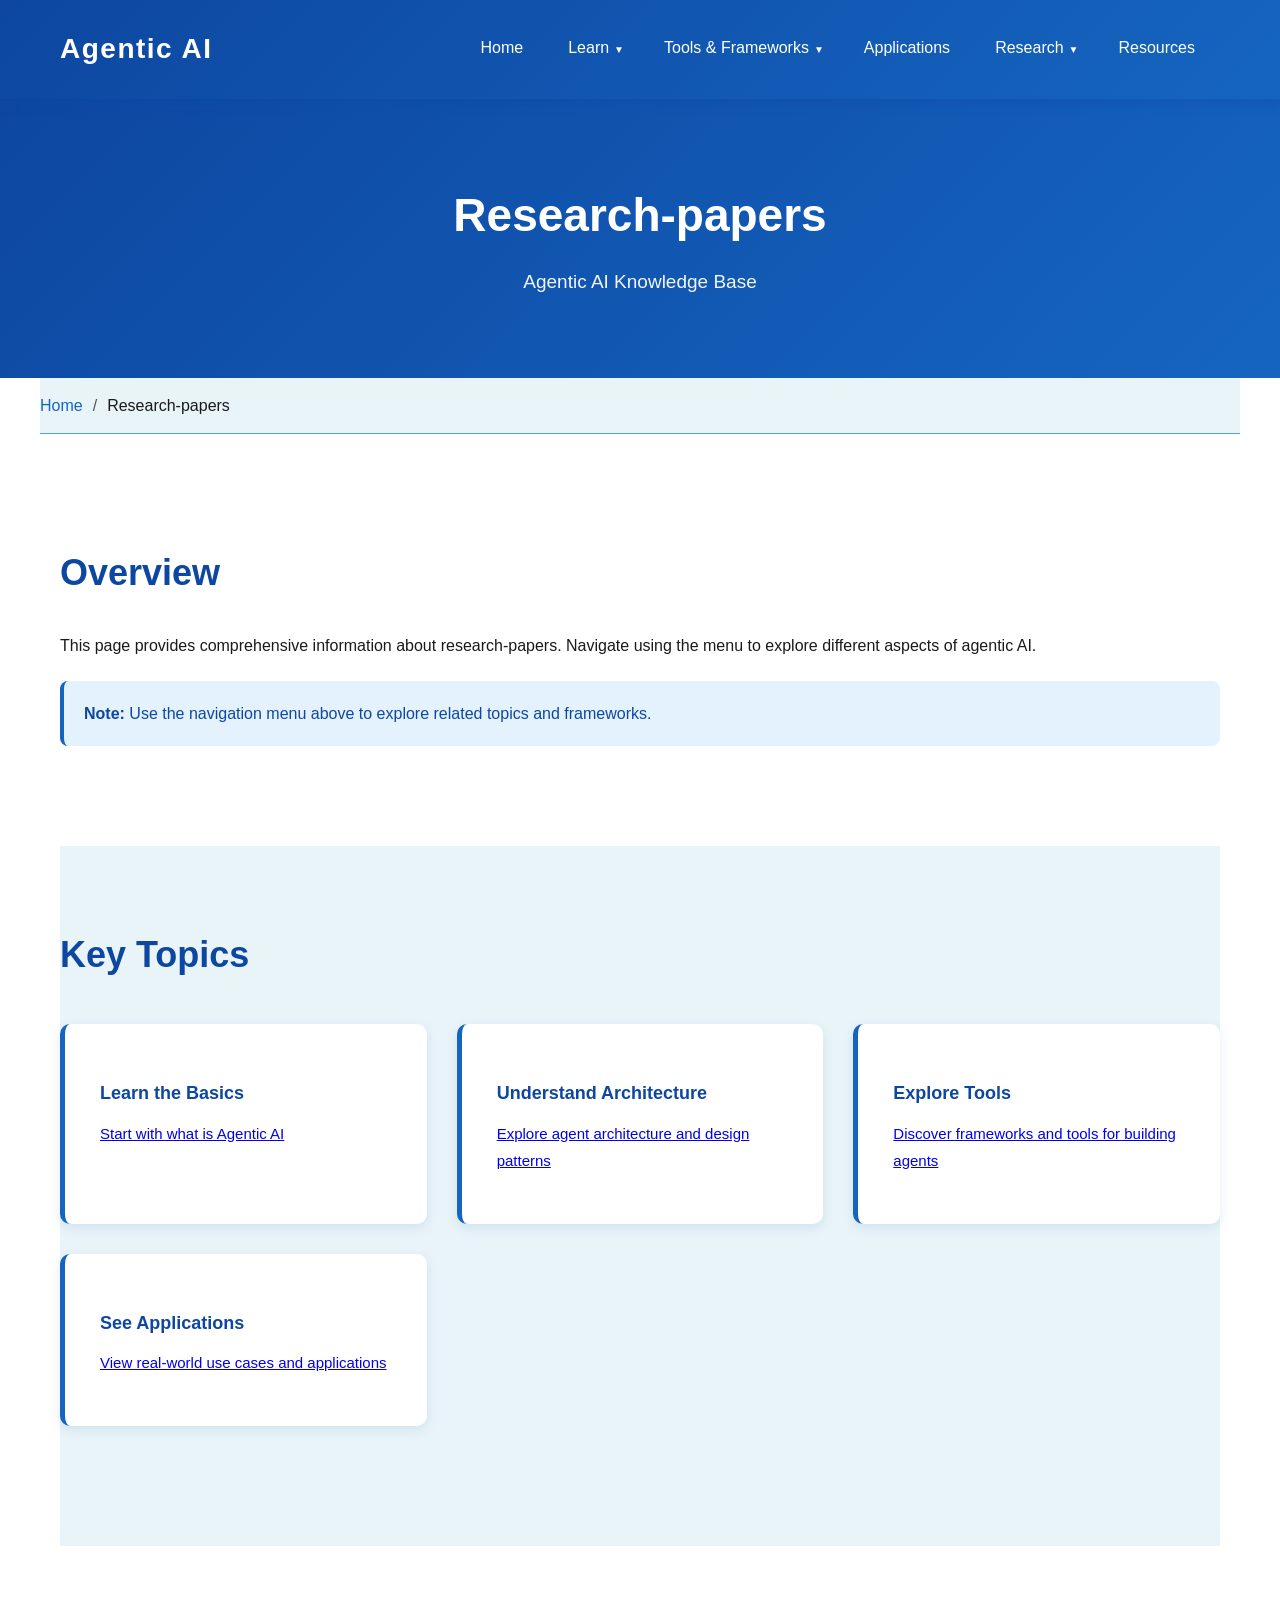
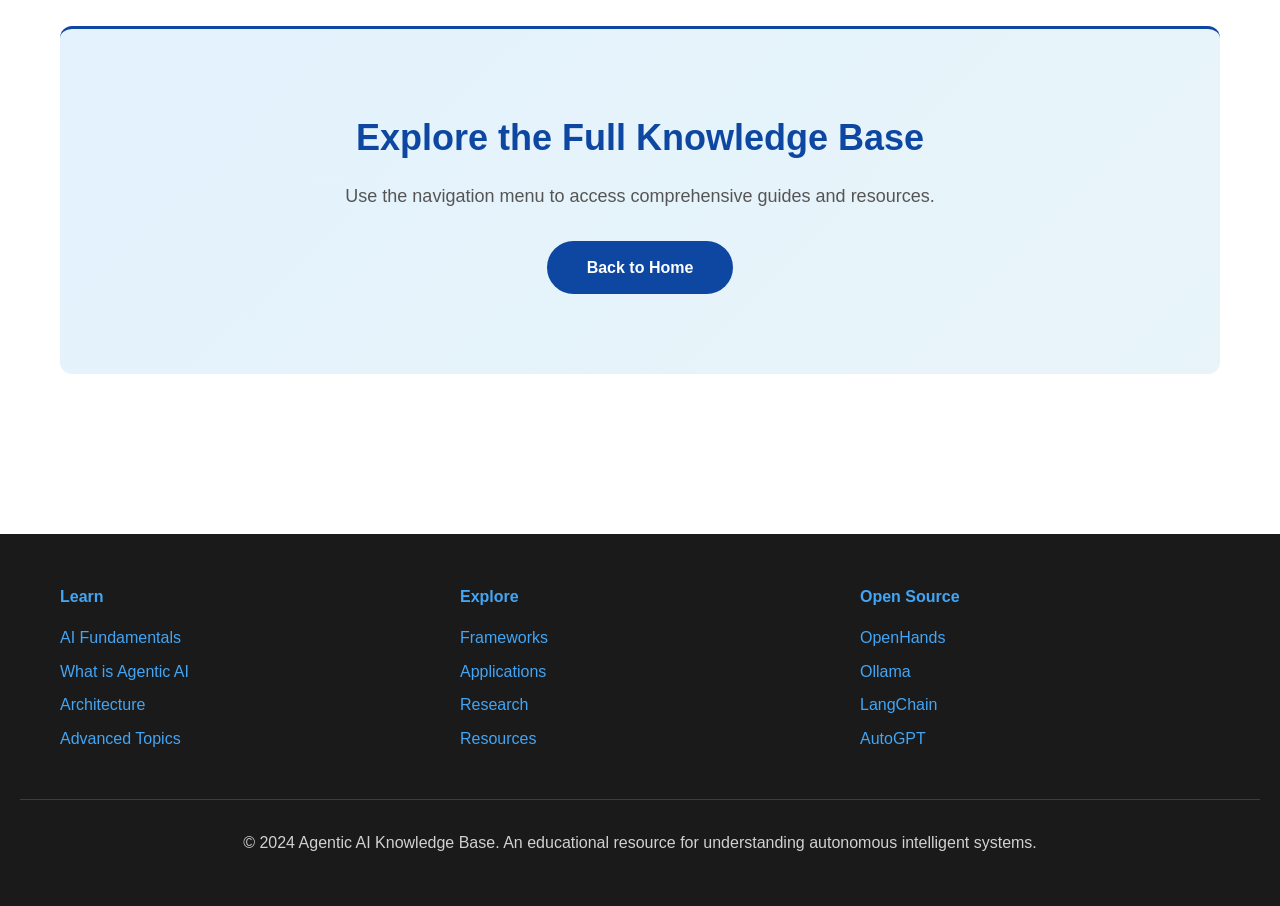
<file: research-papers.html>
<!DOCTYPE html>
<html lang="en">
<head>
    <meta charset="UTF-8">
    <meta name="viewport" content="width=device-width, initial-scale=1.0">
    <title>Research-papers - Agentic AI Knowledge Base</title>
    <link rel="stylesheet" href="styles.css">
</head>
<body>
    <nav class="navbar">
        <div class="container">
            <div class="logo"><h1>Agentic AI</h1></div>
            <ul class="nav-menu">
                <li class="nav-item"><a href="index.html" class="nav-link">Home</a></li>
                <li class="nav-item has-submenu">
                    <a href="#" class="nav-link">Learn</a>
                    <ul class="submenu">
                        <li><a href="fundamentals.html">AI Fundamentals</a></li>
                        <li><a href="what-is.html">What is Agentic AI</a></li>
                        <li><a href="architecture.html">Architecture & Design</a></li>
                        <li><a href="advanced-topics.html">Advanced Topics</a></li>
                    </ul>
                </li>
                <li class="nav-item has-submenu">
                    <a href="#" class="nav-link">Tools & Frameworks</a>
                    <ul class="submenu">
                        <li><a href="frameworks.html">All Frameworks</a></li>
                        <li class="has-submenu">
                            <a href="#">Open Source Projects</a>
                            <ul class="submenu">
                                <li><a href="openhands.html">OpenHands</a></li>
                                <li><a href="ollama.html">Ollama</a></li>
                                <li><a href="langchain.html">LangChain</a></li>
                                <li><a href="autogpt.html">AutoGPT</a></li>
                            </ul>
                        </li>
                        <li><a href="frameworks.html#commercial">Commercial Tools</a></li>
                    </ul>
                </li>
                <li class="nav-item"><a href="use-cases.html" class="nav-link">Applications</a></li>
                <li class="nav-item has-submenu">
                    <a href="#" class="nav-link">Research</a>
                    <ul class="submenu">
                        <li><a href="research-papers.html">Papers & Publications</a></li>
                        <li><a href="trends.html">Trends & Future</a></li>
                        <li><a href="challenges.html">Challenges</a></li>
                    </ul>
                </li>
                <li class="nav-item"><a href="resources.html" class="nav-link">Resources</a></li>
            </ul>
        </div>
    </nav>

    <header class="page-header">
        <h1>Research-papers</h1>
        <p>Agentic AI Knowledge Base</p>
    </header>

    <div class="breadcrumb container">
        <ol>
            <li><a href="index.html">Home</a></li>
            <li>Research-papers</li>
        </ol>
    </div>

    <main class="container">
        <section class="content-section">
            <h2>Overview</h2>
            <p>This page provides comprehensive information about research-papers. Navigate using the menu to explore different aspects of agentic AI.</p>
            <div class="alert alert-info">
                <strong>Note:</strong> Use the navigation menu above to explore related topics and frameworks.
            </div>
        </section>

        <section class="content-section">
            <h2>Key Topics</h2>
            <div class="cards-grid">
                <div class="card">
                    <h4>Learn the Basics</h4>
                    <p><a href="what-is.html">Start with what is Agentic AI</a></p>
                </div>
                <div class="card">
                    <h4>Understand Architecture</h4>
                    <p><a href="architecture.html">Explore agent architecture and design patterns</a></p>
                </div>
                <div class="card">
                    <h4>Explore Tools</h4>
                    <p><a href="frameworks.html">Discover frameworks and tools for building agents</a></p>
                </div>
                <div class="card">
                    <h4>See Applications</h4>
                    <p><a href="use-cases.html">View real-world use cases and applications</a></p>
                </div>
            </div>
        </section>

        <section class="cta-section container">
            <h2>Explore the Full Knowledge Base</h2>
            <p>Use the navigation menu to access comprehensive guides and resources.</p>
            <a href="index.html" class="button">Back to Home</a>
        </section>
    </main>

    <footer>
        <div class="container">
            <div>
                <h4>Learn</h4>
                <ul>
                    <li><a href="fundamentals.html">AI Fundamentals</a></li>
                    <li><a href="what-is.html">What is Agentic AI</a></li>
                    <li><a href="architecture.html">Architecture</a></li>
                    <li><a href="advanced-topics.html">Advanced Topics</a></li>
                </ul>
            </div>
            <div>
                <h4>Explore</h4>
                <ul>
                    <li><a href="frameworks.html">Frameworks</a></li>
                    <li><a href="use-cases.html">Applications</a></li>
                    <li><a href="research-papers.html">Research</a></li>
                    <li><a href="resources.html">Resources</a></li>
                </ul>
            </div>
            <div>
                <h4>Open Source</h4>
                <ul>
                    <li><a href="openhands.html">OpenHands</a></li>
                    <li><a href="ollama.html">Ollama</a></li>
                    <li><a href="langchain.html">LangChain</a></li>
                    <li><a href="autogpt.html">AutoGPT</a></li>
                </ul>
            </div>
        </div>
        <div class="footer-bottom">
            <p>&copy; 2024 Agentic AI Knowledge Base. An educational resource for understanding autonomous intelligent systems.</p>
        </div>
    </footer>
</body>
</html>
</file>
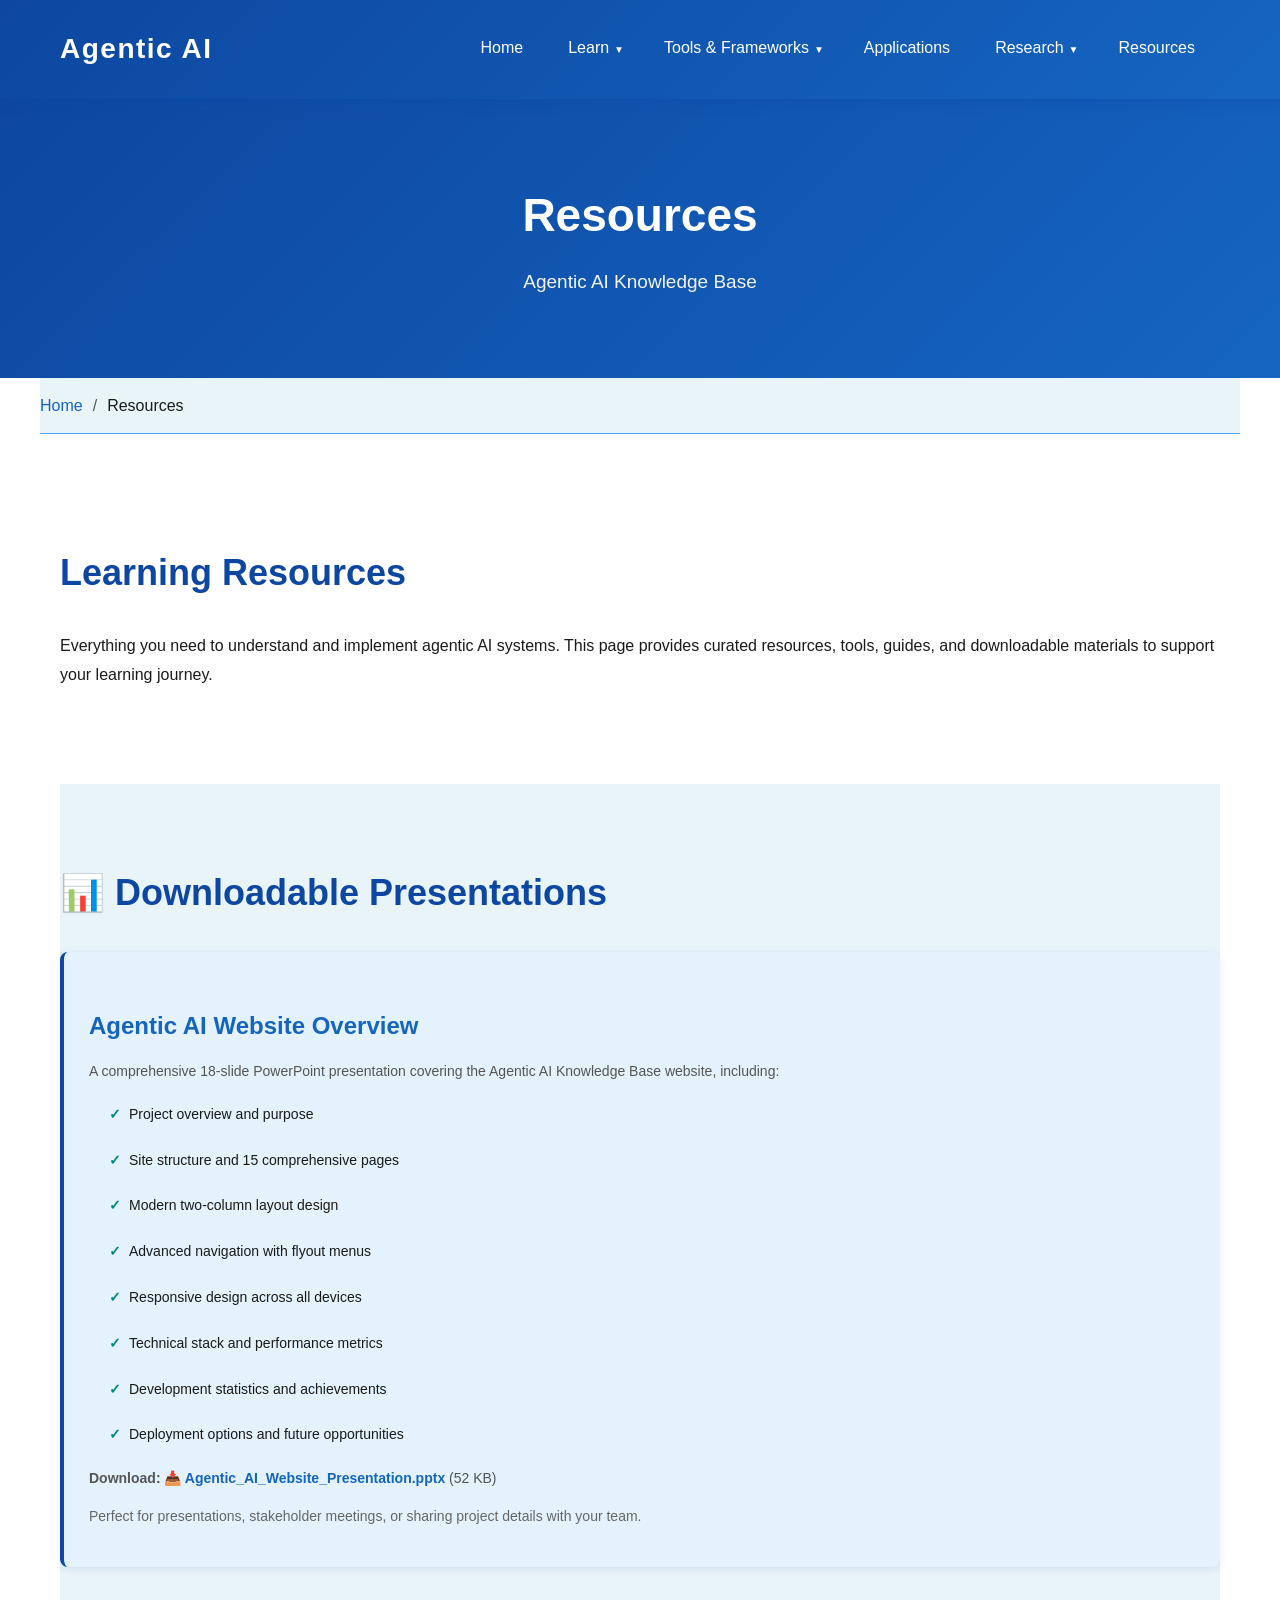
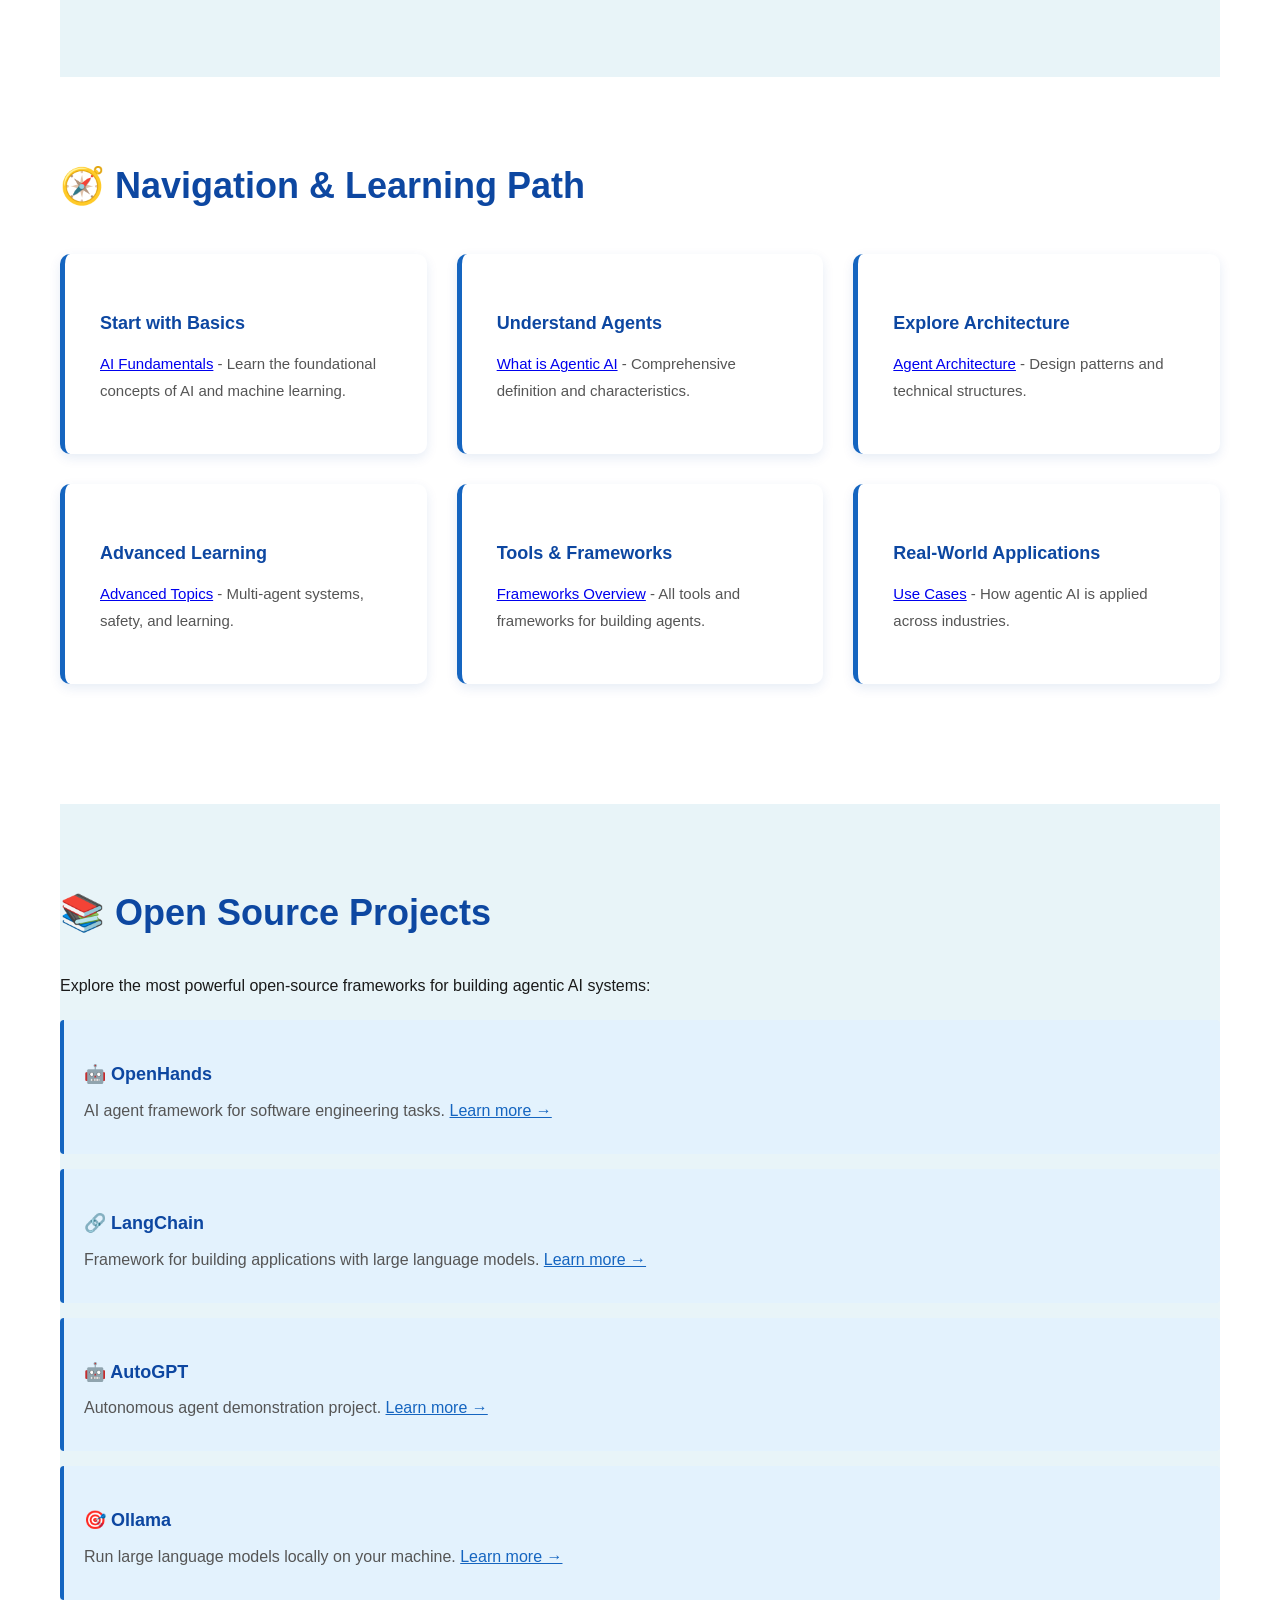
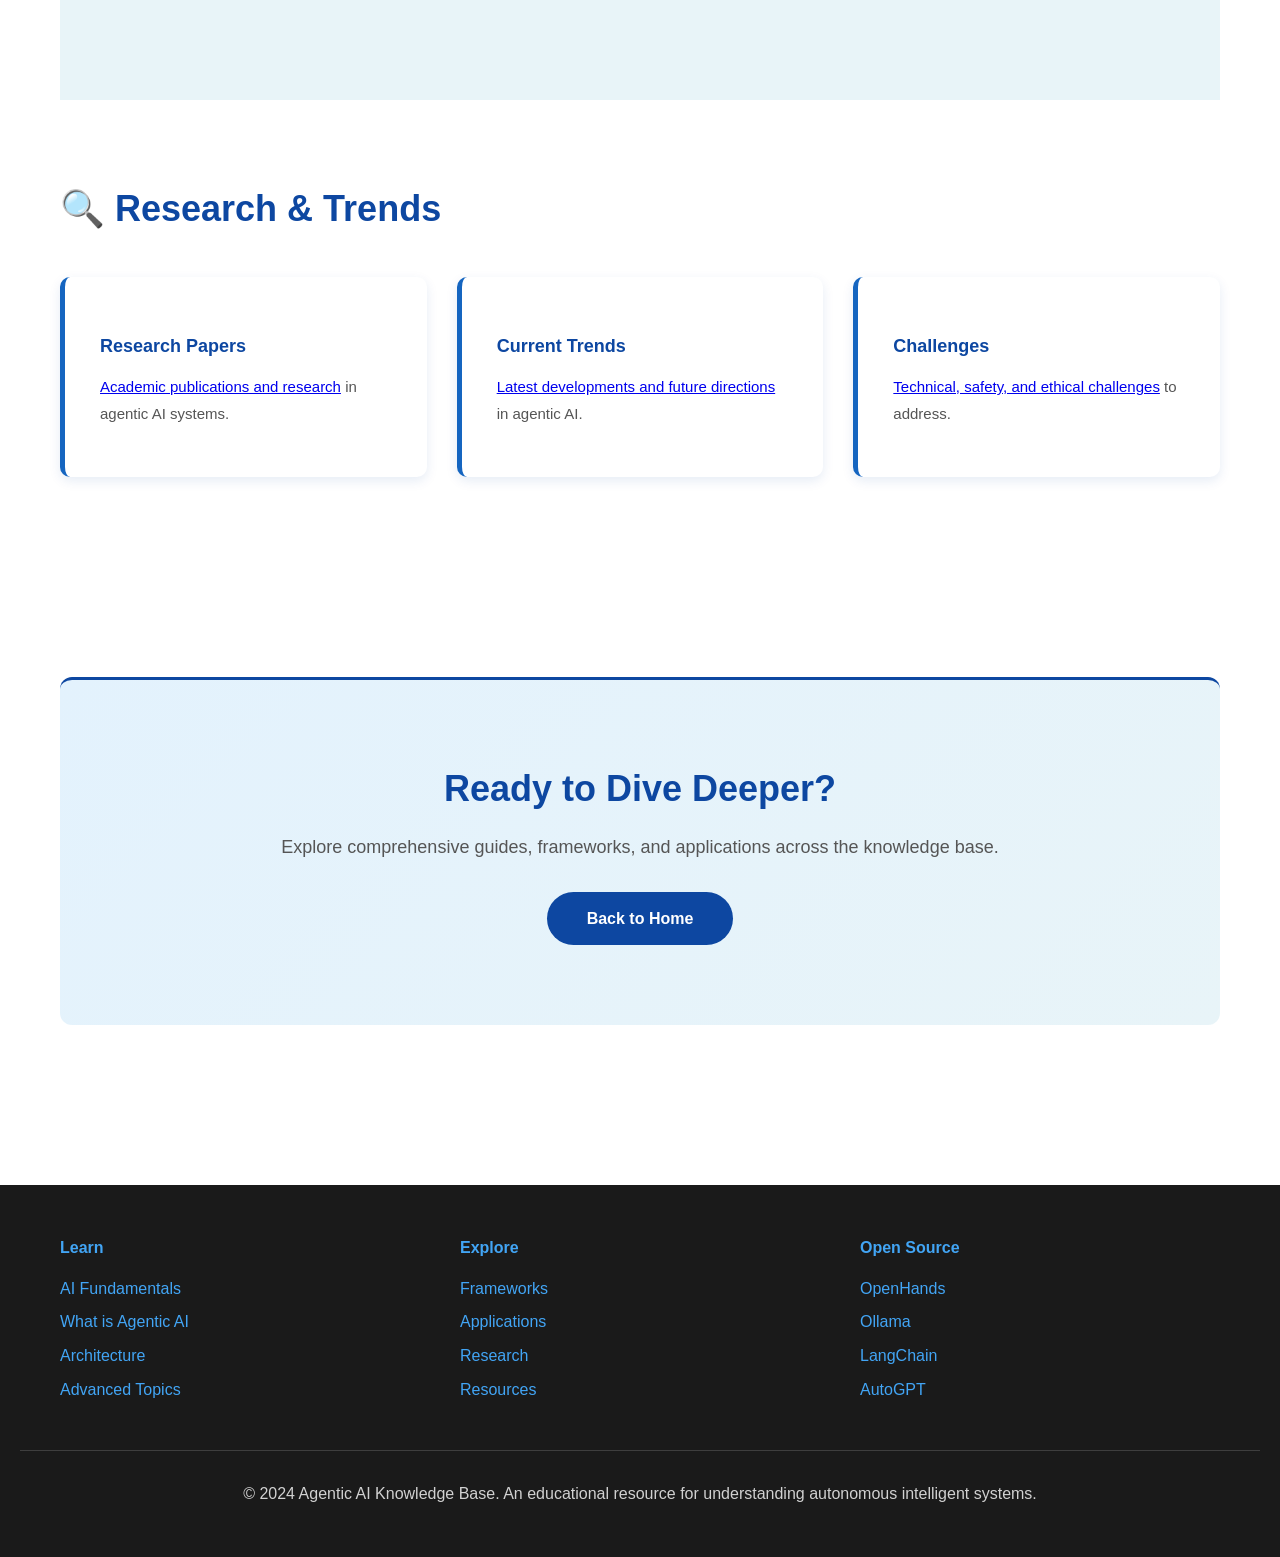
<file: resources.html>
<!DOCTYPE html>
<html lang="en">
<head>
    <meta charset="UTF-8">
    <meta name="viewport" content="width=device-width, initial-scale=1.0">
    <title>Resources - Agentic AI Knowledge Base</title>
    <link rel="stylesheet" href="styles.css">
</head>
<body>
    <nav class="navbar">
        <div class="container">
            <div class="logo"><h1>Agentic AI</h1></div>
            <ul class="nav-menu">
                <li class="nav-item"><a href="index.html" class="nav-link">Home</a></li>
                <li class="nav-item has-submenu">
                    <a href="#" class="nav-link">Learn</a>
                    <ul class="submenu">
                        <li><a href="fundamentals.html">AI Fundamentals</a></li>
                        <li><a href="what-is.html">What is Agentic AI</a></li>
                        <li><a href="architecture.html">Architecture & Design</a></li>
                        <li><a href="advanced-topics.html">Advanced Topics</a></li>
                    </ul>
                </li>
                <li class="nav-item has-submenu">
                    <a href="#" class="nav-link">Tools & Frameworks</a>
                    <ul class="submenu">
                        <li><a href="frameworks.html">All Frameworks</a></li>
                        <li class="has-submenu">
                            <a href="#">Open Source Projects</a>
                            <ul class="submenu">
                                <li><a href="openhands.html">OpenHands</a></li>
                                <li><a href="ollama.html">Ollama</a></li>
                                <li><a href="langchain.html">LangChain</a></li>
                                <li><a href="autogpt.html">AutoGPT</a></li>
                            </ul>
                        </li>
                        <li><a href="frameworks.html#commercial">Commercial Tools</a></li>
                    </ul>
                </li>
                <li class="nav-item"><a href="use-cases.html" class="nav-link">Applications</a></li>
                <li class="nav-item has-submenu">
                    <a href="#" class="nav-link">Research</a>
                    <ul class="submenu">
                        <li><a href="research-papers.html">Papers & Publications</a></li>
                        <li><a href="trends.html">Trends & Future</a></li>
                        <li><a href="challenges.html">Challenges</a></li>
                    </ul>
                </li>
                <li class="nav-item"><a href="resources.html" class="nav-link">Resources</a></li>
            </ul>
        </div>
    </nav>

    <header class="page-header">
        <h1>Resources</h1>
        <p>Agentic AI Knowledge Base</p>
    </header>

    <div class="breadcrumb container">
        <ol>
            <li><a href="index.html">Home</a></li>
            <li>Resources</li>
        </ol>
    </div>

    <main class="container">
        <section class="content-section">
            <h2>Learning Resources</h2>
            <p>Everything you need to understand and implement agentic AI systems. This page provides curated resources, tools, guides, and downloadable materials to support your learning journey.</p>
        </section>

        <section class="content-section">
            <h2>📊 Downloadable Presentations</h2>
            <div class="highlight-box" style="margin-bottom: 30px;">
                <h3>Agentic AI Website Overview</h3>
                <p>A comprehensive 18-slide PowerPoint presentation covering the Agentic AI Knowledge Base website, including:</p>
                <ul style="margin: 15px 0 15px 20px;">
                    <li>Project overview and purpose</li>
                    <li>Site structure and 15 comprehensive pages</li>
                    <li>Modern two-column layout design</li>
                    <li>Advanced navigation with flyout menus</li>
                    <li>Responsive design across all devices</li>
                    <li>Technical stack and performance metrics</li>
                    <li>Development statistics and achievements</li>
                    <li>Deployment options and future opportunities</li>
                </ul>
                <p><strong>Download:</strong> <a href="Agentic_AI_Website_Presentation.pptx" style="color: #1565c0; font-weight: 600; text-decoration: none;">📥 Agentic_AI_Website_Presentation.pptx</a> (52 KB)</p>
                <p style="font-size: 14px; color: #666; margin-top: 10px;">Perfect for presentations, stakeholder meetings, or sharing project details with your team.</p>
            </div>
        </section>

        <section class="content-section">
            <h2>🧭 Navigation & Learning Path</h2>
            <div class="cards-grid">
                <div class="card">
                    <h4>Start with Basics</h4>
                    <p><a href="fundamentals.html">AI Fundamentals</a> - Learn the foundational concepts of AI and machine learning.</p>
                </div>
                <div class="card">
                    <h4>Understand Agents</h4>
                    <p><a href="what-is.html">What is Agentic AI</a> - Comprehensive definition and characteristics.</p>
                </div>
                <div class="card">
                    <h4>Explore Architecture</h4>
                    <p><a href="architecture.html">Agent Architecture</a> - Design patterns and technical structures.</p>
                </div>
                <div class="card">
                    <h4>Advanced Learning</h4>
                    <p><a href="advanced-topics.html">Advanced Topics</a> - Multi-agent systems, safety, and learning.</p>
                </div>
                <div class="card">
                    <h4>Tools & Frameworks</h4>
                    <p><a href="frameworks.html">Frameworks Overview</a> - All tools and frameworks for building agents.</p>
                </div>
                <div class="card">
                    <h4>Real-World Applications</h4>
                    <p><a href="use-cases.html">Use Cases</a> - How agentic AI is applied across industries.</p>
                </div>
            </div>
        </section>

        <section class="content-section">
            <h2>📚 Open Source Projects</h2>
            <p>Explore the most powerful open-source frameworks for building agentic AI systems:</p>
            <div style="margin: 20px 0;">
                <div style="background: #e3f2fd; padding: 20px; border-left: 4px solid #1565c0; margin-bottom: 15px; border-radius: 4px;">
                    <h4 style="color: #0d47a1; margin-bottom: 8px;">🤖 OpenHands</h4>
                    <p style="color: #555; margin: 8px 0;">AI agent framework for software engineering tasks. <a href="openhands.html" style="color: #1565c0;">Learn more →</a></p>
                </div>
                <div style="background: #e3f2fd; padding: 20px; border-left: 4px solid #1565c0; margin-bottom: 15px; border-radius: 4px;">
                    <h4 style="color: #0d47a1; margin-bottom: 8px;">🔗 LangChain</h4>
                    <p style="color: #555; margin: 8px 0;">Framework for building applications with large language models. <a href="langchain.html" style="color: #1565c0;">Learn more →</a></p>
                </div>
                <div style="background: #e3f2fd; padding: 20px; border-left: 4px solid #1565c0; margin-bottom: 15px; border-radius: 4px;">
                    <h4 style="color: #0d47a1; margin-bottom: 8px;">🤖 AutoGPT</h4>
                    <p style="color: #555; margin: 8px 0;">Autonomous agent demonstration project. <a href="autogpt.html" style="color: #1565c0;">Learn more →</a></p>
                </div>
                <div style="background: #e3f2fd; padding: 20px; border-left: 4px solid #1565c0; border-radius: 4px;">
                    <h4 style="color: #0d47a1; margin-bottom: 8px;">🎯 Ollama</h4>
                    <p style="color: #555; margin: 8px 0;">Run large language models locally on your machine. <a href="ollama.html" style="color: #1565c0;">Learn more →</a></p>
                </div>
            </div>
        </section>

        <section class="content-section">
            <h2>🔍 Research & Trends</h2>
            <div class="cards-grid">
                <div class="card">
                    <h4>Research Papers</h4>
                    <p><a href="research-papers.html">Academic publications and research</a> in agentic AI systems.</p>
                </div>
                <div class="card">
                    <h4>Current Trends</h4>
                    <p><a href="trends.html">Latest developments and future directions</a> in agentic AI.</p>
                </div>
                <div class="card">
                    <h4>Challenges</h4>
                    <p><a href="challenges.html">Technical, safety, and ethical challenges</a> to address.</p>
                </div>
            </div>
        </section>

        <section class="cta-section container">
            <h2>Ready to Dive Deeper?</h2>
            <p>Explore comprehensive guides, frameworks, and applications across the knowledge base.</p>
            <a href="index.html" class="button">Back to Home</a>
        </section>
    </main>

    <footer>
        <div class="container">
            <div>
                <h4>Learn</h4>
                <ul>
                    <li><a href="fundamentals.html">AI Fundamentals</a></li>
                    <li><a href="what-is.html">What is Agentic AI</a></li>
                    <li><a href="architecture.html">Architecture</a></li>
                    <li><a href="advanced-topics.html">Advanced Topics</a></li>
                </ul>
            </div>
            <div>
                <h4>Explore</h4>
                <ul>
                    <li><a href="frameworks.html">Frameworks</a></li>
                    <li><a href="use-cases.html">Applications</a></li>
                    <li><a href="research-papers.html">Research</a></li>
                    <li><a href="resources.html">Resources</a></li>
                </ul>
            </div>
            <div>
                <h4>Open Source</h4>
                <ul>
                    <li><a href="openhands.html">OpenHands</a></li>
                    <li><a href="ollama.html">Ollama</a></li>
                    <li><a href="langchain.html">LangChain</a></li>
                    <li><a href="autogpt.html">AutoGPT</a></li>
                </ul>
            </div>
        </div>
        <div class="footer-bottom">
            <p>&copy; 2024 Agentic AI Knowledge Base. An educational resource for understanding autonomous intelligent systems.</p>
        </div>
    </footer>
</body>
</html>
</file>
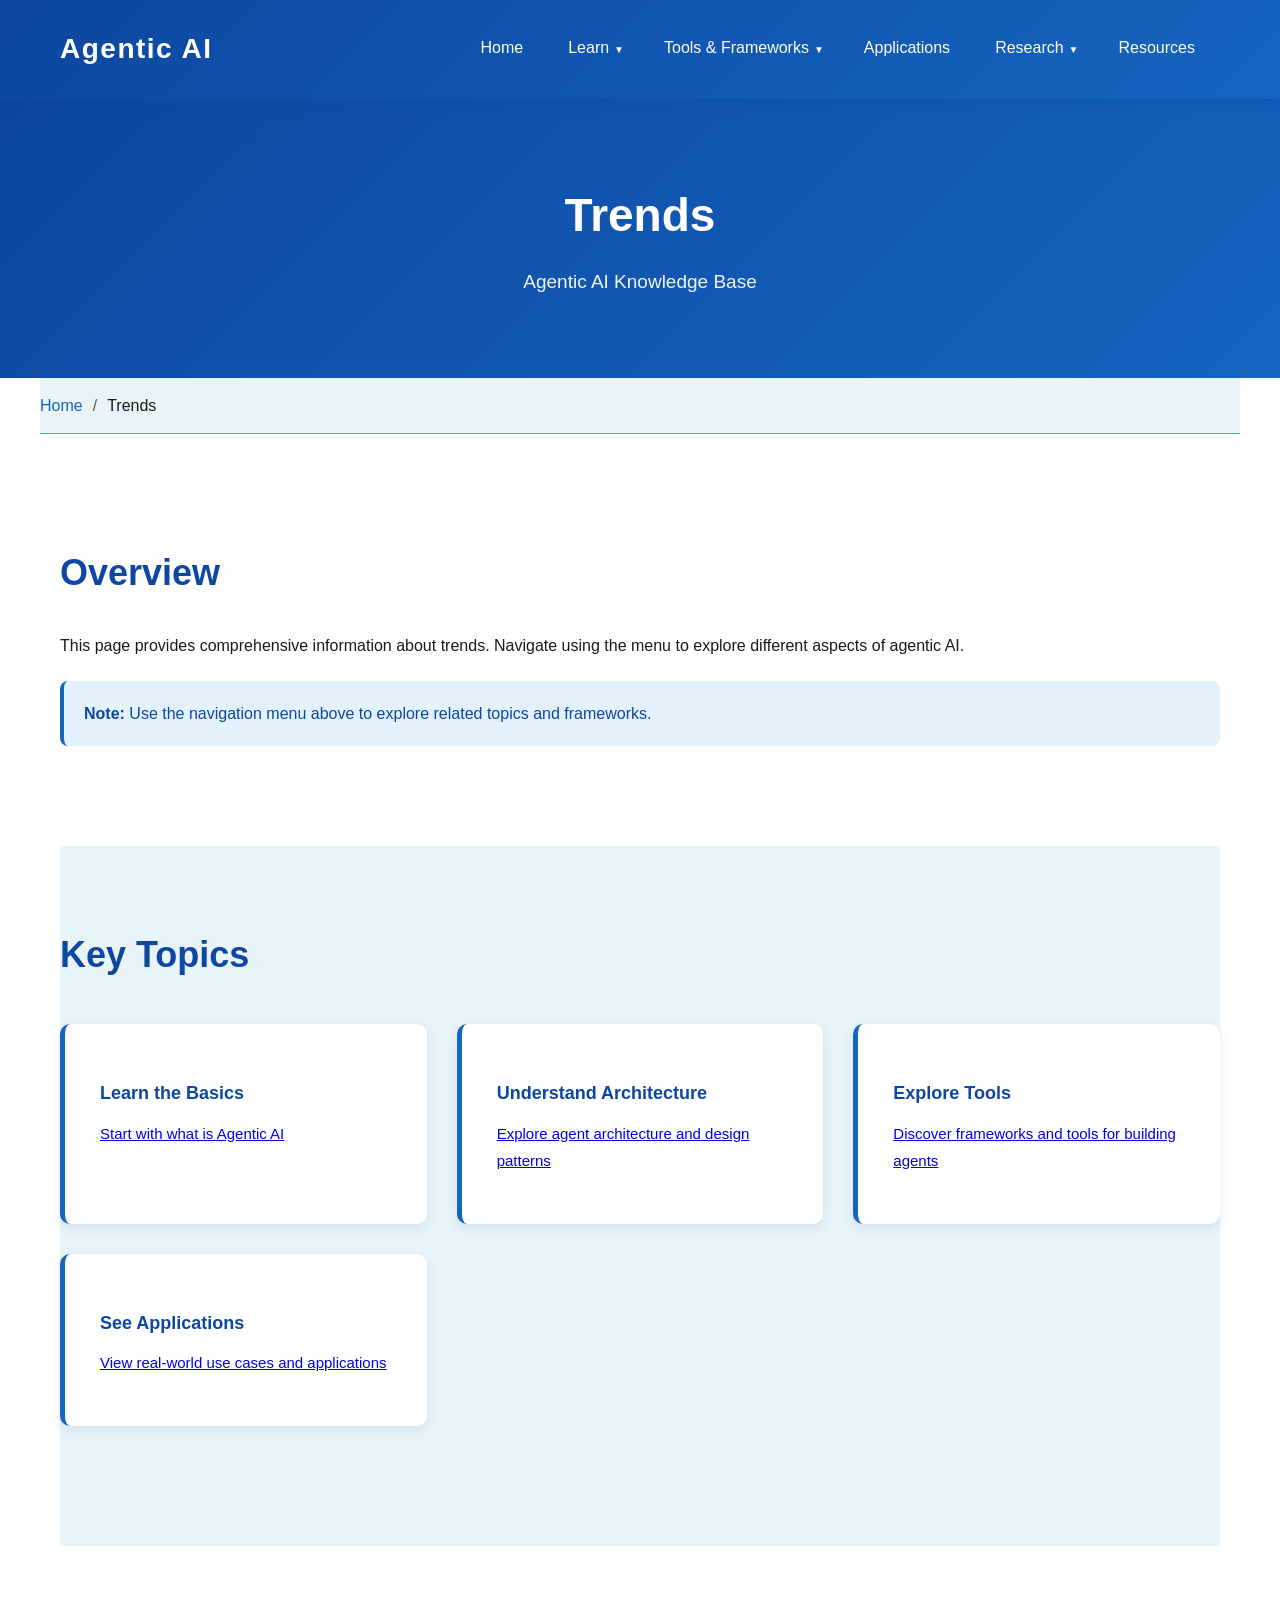
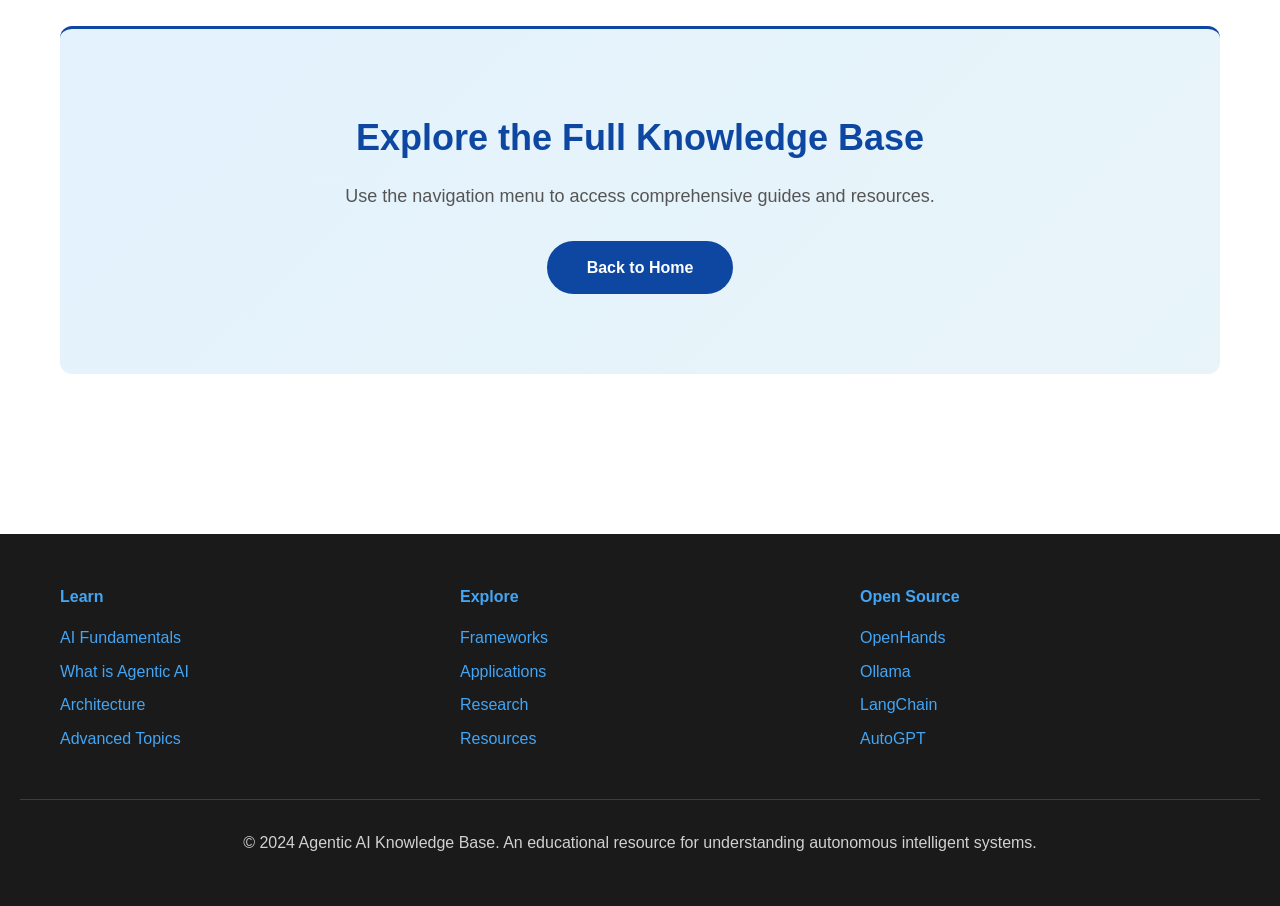
<file: trends.html>
<!DOCTYPE html>
<html lang="en">
<head>
    <meta charset="UTF-8">
    <meta name="viewport" content="width=device-width, initial-scale=1.0">
    <title>Trends - Agentic AI Knowledge Base</title>
    <link rel="stylesheet" href="styles.css">
</head>
<body>
    <nav class="navbar">
        <div class="container">
            <div class="logo"><h1>Agentic AI</h1></div>
            <ul class="nav-menu">
                <li class="nav-item"><a href="index.html" class="nav-link">Home</a></li>
                <li class="nav-item has-submenu">
                    <a href="#" class="nav-link">Learn</a>
                    <ul class="submenu">
                        <li><a href="fundamentals.html">AI Fundamentals</a></li>
                        <li><a href="what-is.html">What is Agentic AI</a></li>
                        <li><a href="architecture.html">Architecture & Design</a></li>
                        <li><a href="advanced-topics.html">Advanced Topics</a></li>
                    </ul>
                </li>
                <li class="nav-item has-submenu">
                    <a href="#" class="nav-link">Tools & Frameworks</a>
                    <ul class="submenu">
                        <li><a href="frameworks.html">All Frameworks</a></li>
                        <li class="has-submenu">
                            <a href="#">Open Source Projects</a>
                            <ul class="submenu">
                                <li><a href="openhands.html">OpenHands</a></li>
                                <li><a href="ollama.html">Ollama</a></li>
                                <li><a href="langchain.html">LangChain</a></li>
                                <li><a href="autogpt.html">AutoGPT</a></li>
                            </ul>
                        </li>
                        <li><a href="frameworks.html#commercial">Commercial Tools</a></li>
                    </ul>
                </li>
                <li class="nav-item"><a href="use-cases.html" class="nav-link">Applications</a></li>
                <li class="nav-item has-submenu">
                    <a href="#" class="nav-link">Research</a>
                    <ul class="submenu">
                        <li><a href="research-papers.html">Papers & Publications</a></li>
                        <li><a href="trends.html">Trends & Future</a></li>
                        <li><a href="challenges.html">Challenges</a></li>
                    </ul>
                </li>
                <li class="nav-item"><a href="resources.html" class="nav-link">Resources</a></li>
            </ul>
        </div>
    </nav>

    <header class="page-header">
        <h1>Trends</h1>
        <p>Agentic AI Knowledge Base</p>
    </header>

    <div class="breadcrumb container">
        <ol>
            <li><a href="index.html">Home</a></li>
            <li>Trends</li>
        </ol>
    </div>

    <main class="container">
        <section class="content-section">
            <h2>Overview</h2>
            <p>This page provides comprehensive information about trends. Navigate using the menu to explore different aspects of agentic AI.</p>
            <div class="alert alert-info">
                <strong>Note:</strong> Use the navigation menu above to explore related topics and frameworks.
            </div>
        </section>

        <section class="content-section">
            <h2>Key Topics</h2>
            <div class="cards-grid">
                <div class="card">
                    <h4>Learn the Basics</h4>
                    <p><a href="what-is.html">Start with what is Agentic AI</a></p>
                </div>
                <div class="card">
                    <h4>Understand Architecture</h4>
                    <p><a href="architecture.html">Explore agent architecture and design patterns</a></p>
                </div>
                <div class="card">
                    <h4>Explore Tools</h4>
                    <p><a href="frameworks.html">Discover frameworks and tools for building agents</a></p>
                </div>
                <div class="card">
                    <h4>See Applications</h4>
                    <p><a href="use-cases.html">View real-world use cases and applications</a></p>
                </div>
            </div>
        </section>

        <section class="cta-section container">
            <h2>Explore the Full Knowledge Base</h2>
            <p>Use the navigation menu to access comprehensive guides and resources.</p>
            <a href="index.html" class="button">Back to Home</a>
        </section>
    </main>

    <footer>
        <div class="container">
            <div>
                <h4>Learn</h4>
                <ul>
                    <li><a href="fundamentals.html">AI Fundamentals</a></li>
                    <li><a href="what-is.html">What is Agentic AI</a></li>
                    <li><a href="architecture.html">Architecture</a></li>
                    <li><a href="advanced-topics.html">Advanced Topics</a></li>
                </ul>
            </div>
            <div>
                <h4>Explore</h4>
                <ul>
                    <li><a href="frameworks.html">Frameworks</a></li>
                    <li><a href="use-cases.html">Applications</a></li>
                    <li><a href="research-papers.html">Research</a></li>
                    <li><a href="resources.html">Resources</a></li>
                </ul>
            </div>
            <div>
                <h4>Open Source</h4>
                <ul>
                    <li><a href="openhands.html">OpenHands</a></li>
                    <li><a href="ollama.html">Ollama</a></li>
                    <li><a href="langchain.html">LangChain</a></li>
                    <li><a href="autogpt.html">AutoGPT</a></li>
                </ul>
            </div>
        </div>
        <div class="footer-bottom">
            <p>&copy; 2024 Agentic AI Knowledge Base. An educational resource for understanding autonomous intelligent systems.</p>
        </div>
    </footer>
</body>
</html>
</file>
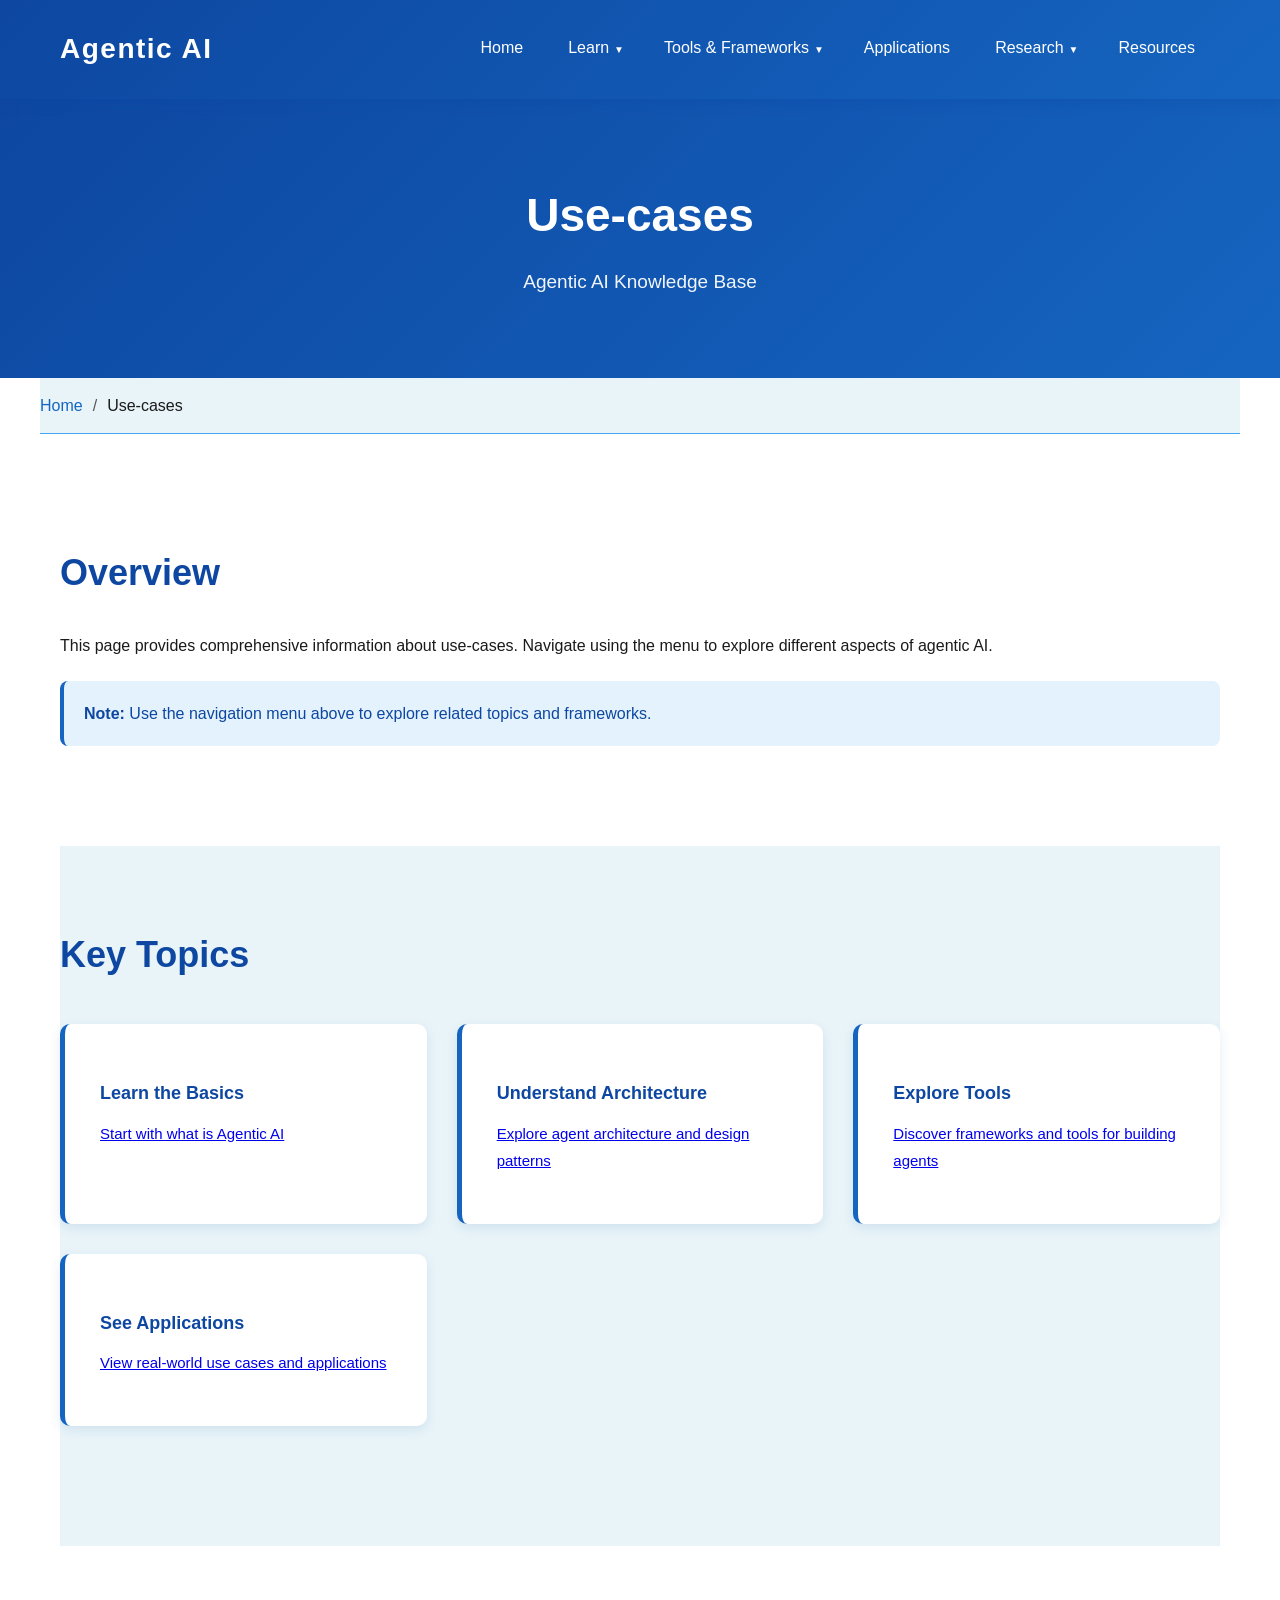
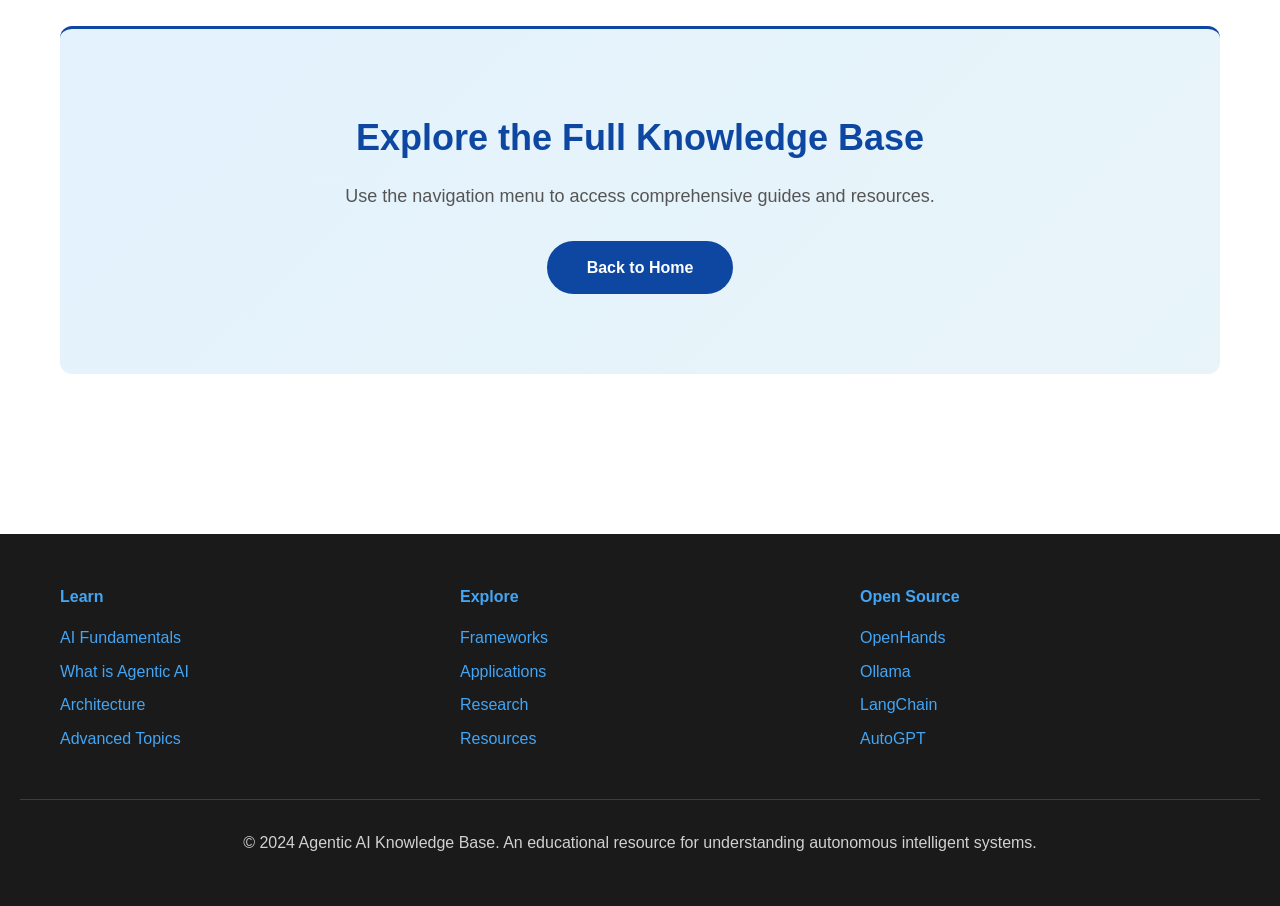
<file: use-cases.html>
<!DOCTYPE html>
<html lang="en">
<head>
    <meta charset="UTF-8">
    <meta name="viewport" content="width=device-width, initial-scale=1.0">
    <title>Use-cases - Agentic AI Knowledge Base</title>
    <link rel="stylesheet" href="styles.css">
</head>
<body>
    <nav class="navbar">
        <div class="container">
            <div class="logo"><h1>Agentic AI</h1></div>
            <ul class="nav-menu">
                <li class="nav-item"><a href="index.html" class="nav-link">Home</a></li>
                <li class="nav-item has-submenu">
                    <a href="#" class="nav-link">Learn</a>
                    <ul class="submenu">
                        <li><a href="fundamentals.html">AI Fundamentals</a></li>
                        <li><a href="what-is.html">What is Agentic AI</a></li>
                        <li><a href="architecture.html">Architecture & Design</a></li>
                        <li><a href="advanced-topics.html">Advanced Topics</a></li>
                    </ul>
                </li>
                <li class="nav-item has-submenu">
                    <a href="#" class="nav-link">Tools & Frameworks</a>
                    <ul class="submenu">
                        <li><a href="frameworks.html">All Frameworks</a></li>
                        <li class="has-submenu">
                            <a href="#">Open Source Projects</a>
                            <ul class="submenu">
                                <li><a href="openhands.html">OpenHands</a></li>
                                <li><a href="ollama.html">Ollama</a></li>
                                <li><a href="langchain.html">LangChain</a></li>
                                <li><a href="autogpt.html">AutoGPT</a></li>
                            </ul>
                        </li>
                        <li><a href="frameworks.html#commercial">Commercial Tools</a></li>
                    </ul>
                </li>
                <li class="nav-item"><a href="use-cases.html" class="nav-link">Applications</a></li>
                <li class="nav-item has-submenu">
                    <a href="#" class="nav-link">Research</a>
                    <ul class="submenu">
                        <li><a href="research-papers.html">Papers & Publications</a></li>
                        <li><a href="trends.html">Trends & Future</a></li>
                        <li><a href="challenges.html">Challenges</a></li>
                    </ul>
                </li>
                <li class="nav-item"><a href="resources.html" class="nav-link">Resources</a></li>
            </ul>
        </div>
    </nav>

    <header class="page-header">
        <h1>Use-cases</h1>
        <p>Agentic AI Knowledge Base</p>
    </header>

    <div class="breadcrumb container">
        <ol>
            <li><a href="index.html">Home</a></li>
            <li>Use-cases</li>
        </ol>
    </div>

    <main class="container">
        <section class="content-section">
            <h2>Overview</h2>
            <p>This page provides comprehensive information about use-cases. Navigate using the menu to explore different aspects of agentic AI.</p>
            <div class="alert alert-info">
                <strong>Note:</strong> Use the navigation menu above to explore related topics and frameworks.
            </div>
        </section>

        <section class="content-section">
            <h2>Key Topics</h2>
            <div class="cards-grid">
                <div class="card">
                    <h4>Learn the Basics</h4>
                    <p><a href="what-is.html">Start with what is Agentic AI</a></p>
                </div>
                <div class="card">
                    <h4>Understand Architecture</h4>
                    <p><a href="architecture.html">Explore agent architecture and design patterns</a></p>
                </div>
                <div class="card">
                    <h4>Explore Tools</h4>
                    <p><a href="frameworks.html">Discover frameworks and tools for building agents</a></p>
                </div>
                <div class="card">
                    <h4>See Applications</h4>
                    <p><a href="use-cases.html">View real-world use cases and applications</a></p>
                </div>
            </div>
        </section>

        <section class="cta-section container">
            <h2>Explore the Full Knowledge Base</h2>
            <p>Use the navigation menu to access comprehensive guides and resources.</p>
            <a href="index.html" class="button">Back to Home</a>
        </section>
    </main>

    <footer>
        <div class="container">
            <div>
                <h4>Learn</h4>
                <ul>
                    <li><a href="fundamentals.html">AI Fundamentals</a></li>
                    <li><a href="what-is.html">What is Agentic AI</a></li>
                    <li><a href="architecture.html">Architecture</a></li>
                    <li><a href="advanced-topics.html">Advanced Topics</a></li>
                </ul>
            </div>
            <div>
                <h4>Explore</h4>
                <ul>
                    <li><a href="frameworks.html">Frameworks</a></li>
                    <li><a href="use-cases.html">Applications</a></li>
                    <li><a href="research-papers.html">Research</a></li>
                    <li><a href="resources.html">Resources</a></li>
                </ul>
            </div>
            <div>
                <h4>Open Source</h4>
                <ul>
                    <li><a href="openhands.html">OpenHands</a></li>
                    <li><a href="ollama.html">Ollama</a></li>
                    <li><a href="langchain.html">LangChain</a></li>
                    <li><a href="autogpt.html">AutoGPT</a></li>
                </ul>
            </div>
        </div>
        <div class="footer-bottom">
            <p>&copy; 2024 Agentic AI Knowledge Base. An educational resource for understanding autonomous intelligent systems.</p>
        </div>
    </footer>
</body>
</html>
</file>
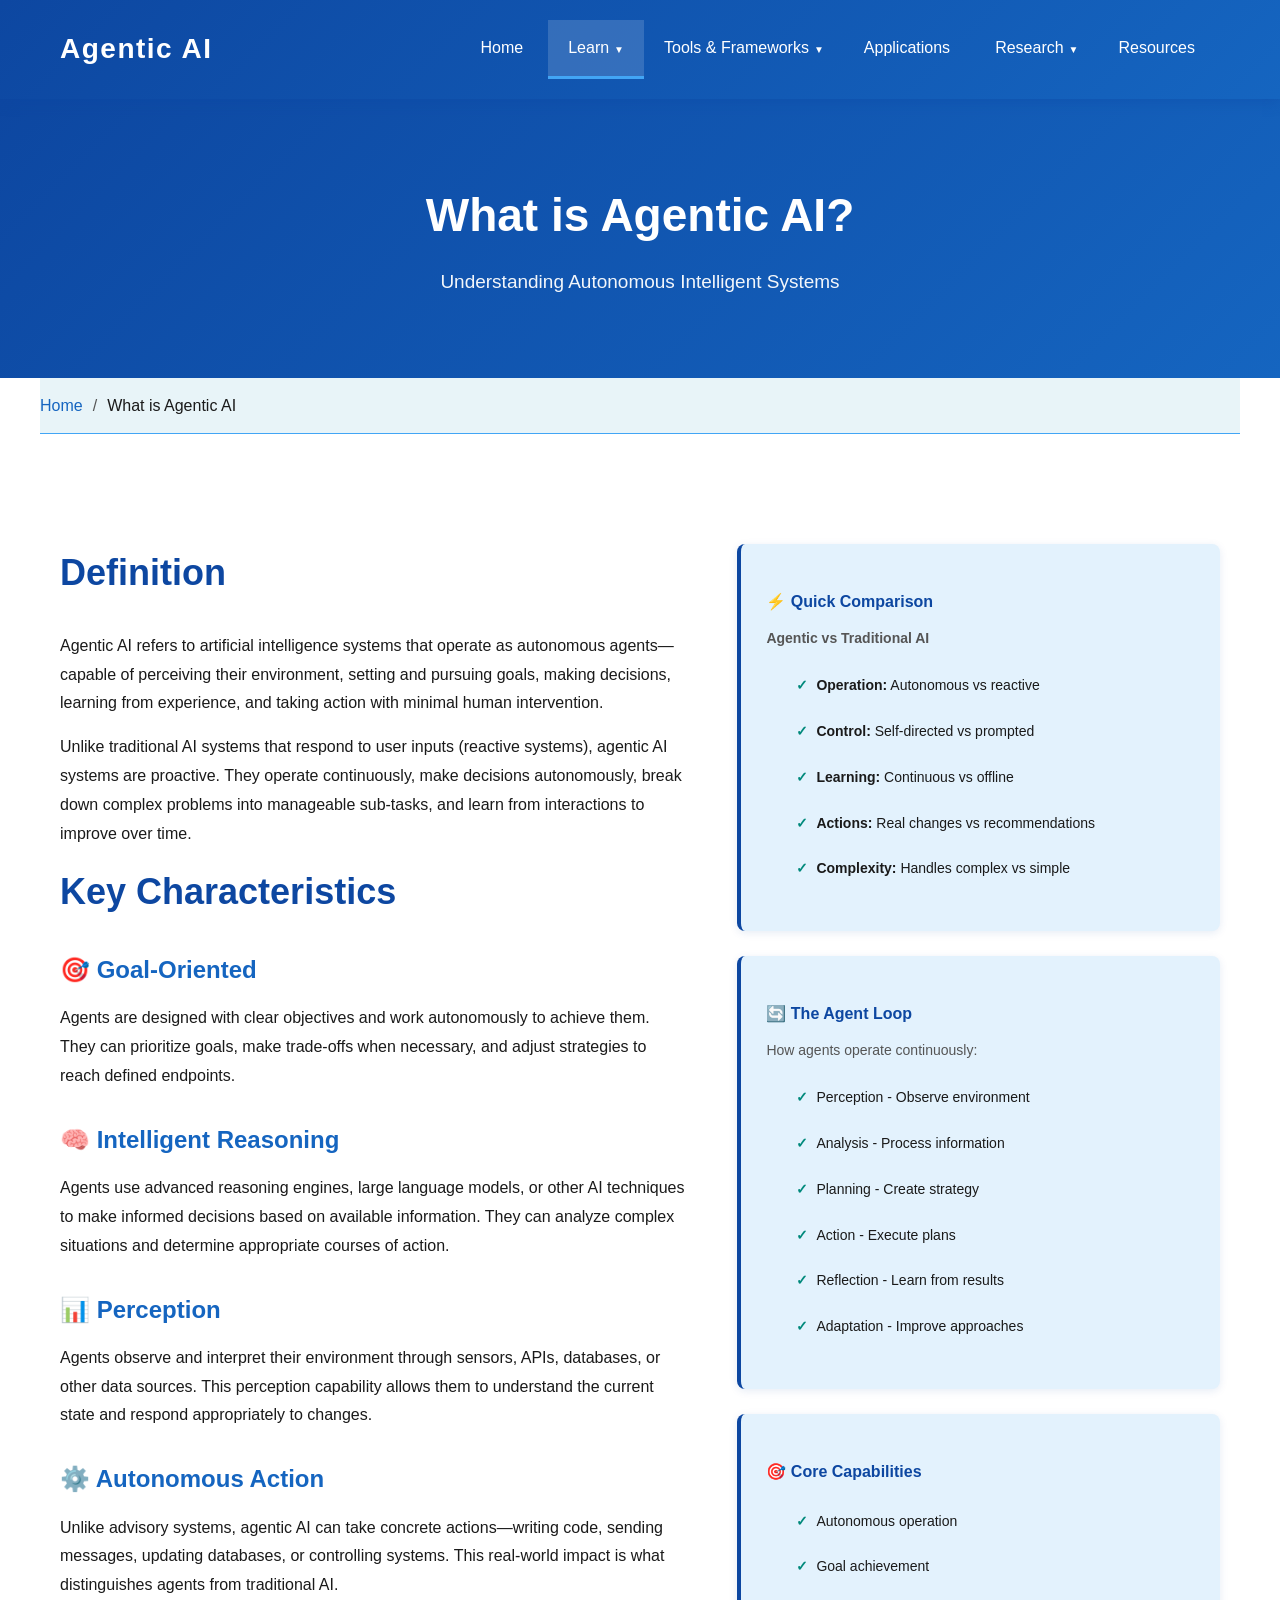
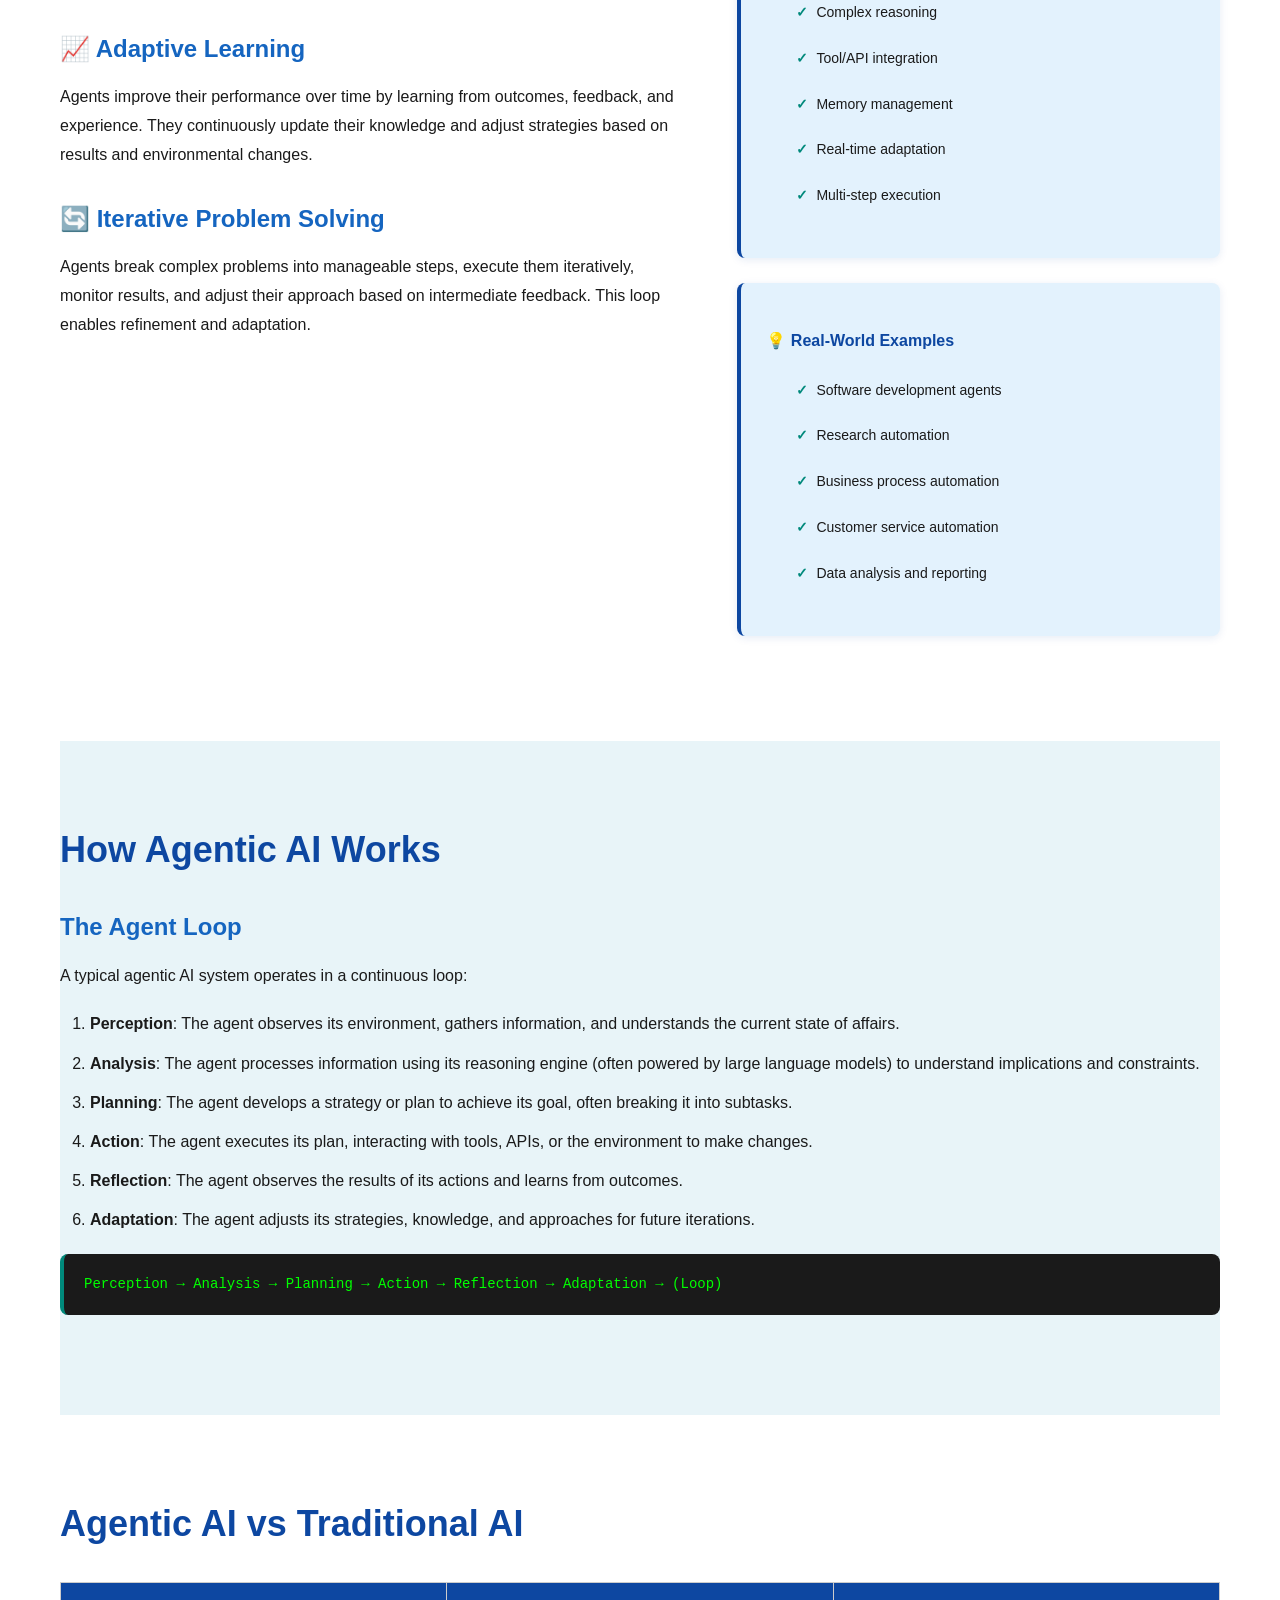
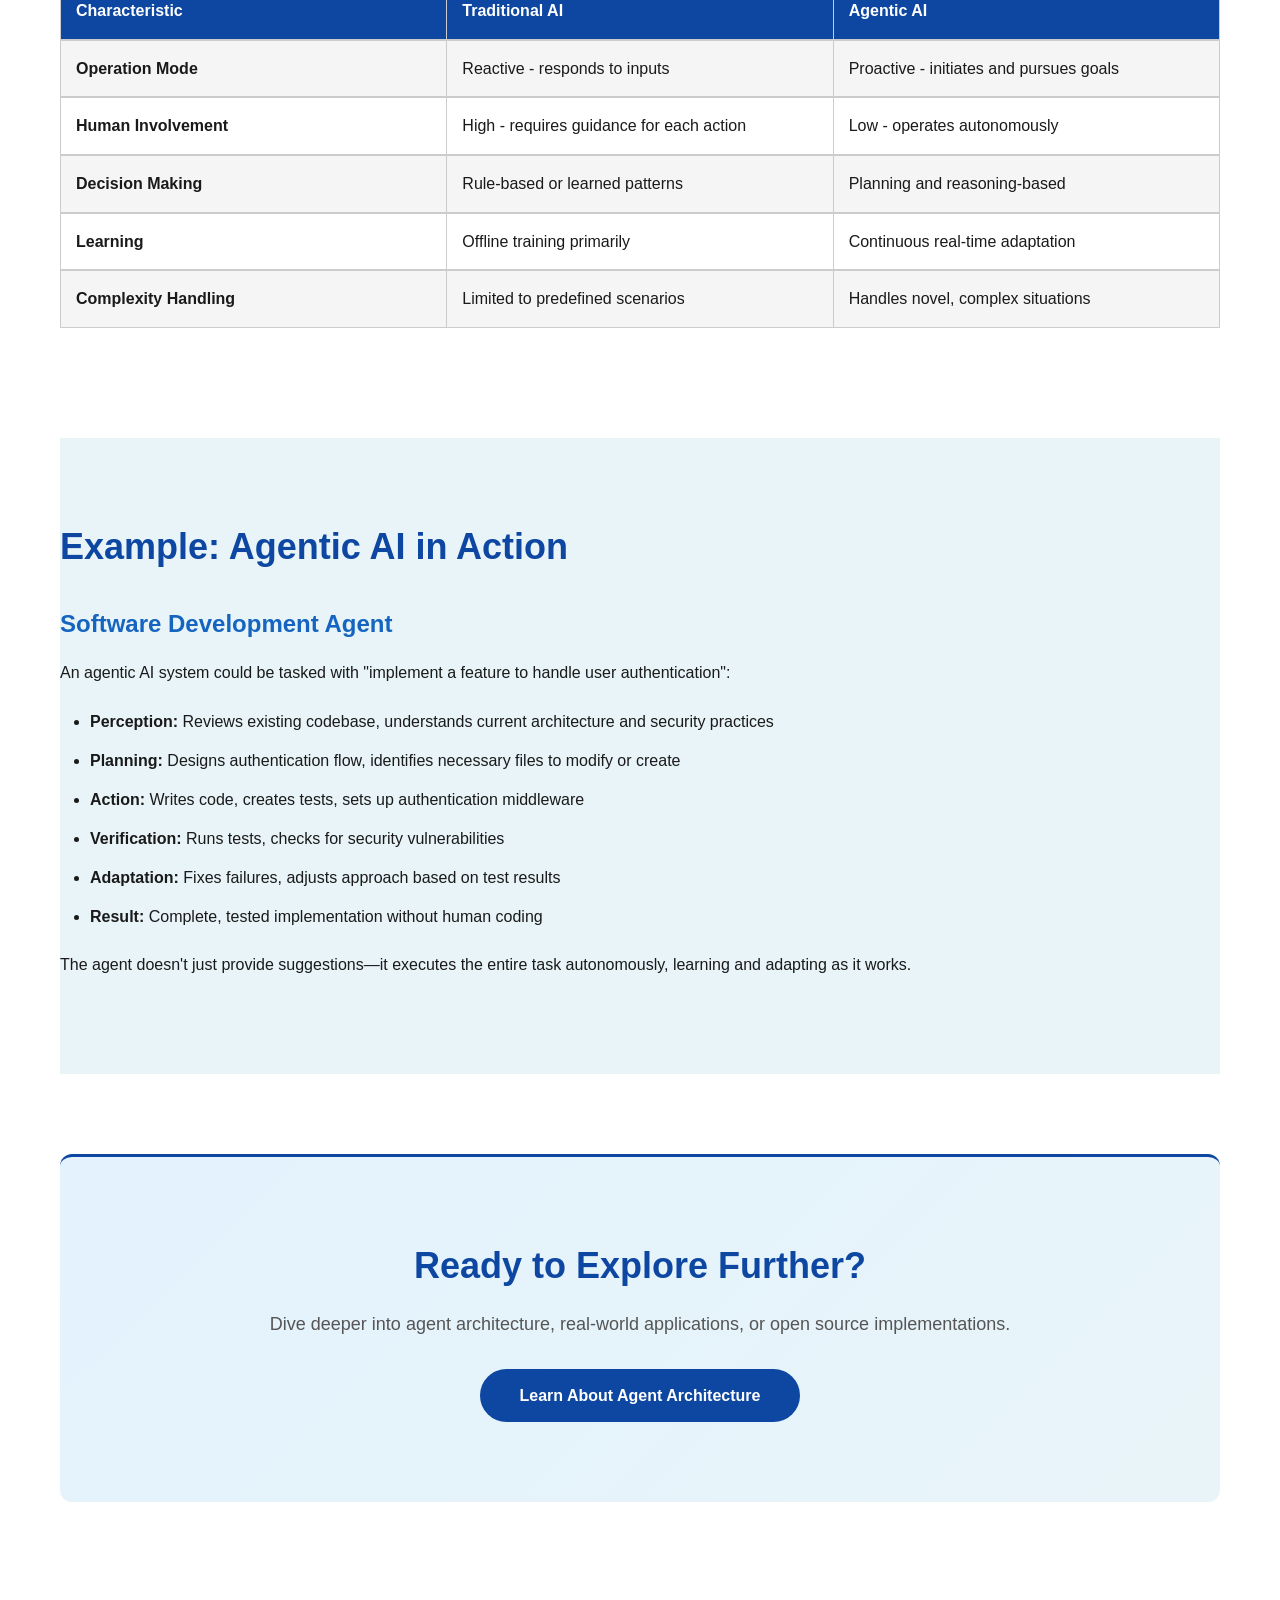
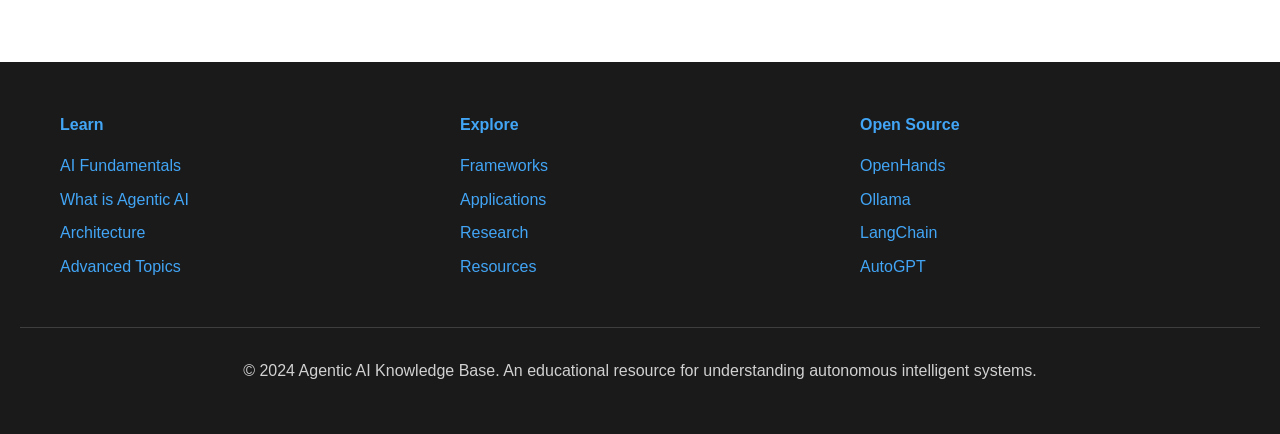
<file: what-is.html>
<!DOCTYPE html>
<html lang="en">
<head>
    <meta charset="UTF-8">
    <meta name="viewport" content="width=device-width, initial-scale=1.0">
    <title>What is Agentic AI - Definition and Overview</title>
    <link rel="stylesheet" href="styles.css">
</head>
<body>
    <nav class="navbar">
        <div class="container">
            <div class="logo"><h1>Agentic AI</h1></div>
            <ul class="nav-menu">
                <li class="nav-item"><a href="index.html" class="nav-link">Home</a></li>
                <li class="nav-item has-submenu">
                    <a href="#" class="nav-link active">Learn</a>
                    <ul class="submenu">
                        <li><a href="fundamentals.html">AI Fundamentals</a></li>
                        <li><a href="what-is.html">What is Agentic AI</a></li>
                        <li><a href="architecture.html">Architecture & Design</a></li>
                        <li><a href="advanced-topics.html">Advanced Topics</a></li>
                    </ul>
                </li>
                <li class="nav-item has-submenu">
                    <a href="#" class="nav-link">Tools & Frameworks</a>
                    <ul class="submenu">
                        <li><a href="frameworks.html">All Frameworks</a></li>
                        <li class="has-submenu">
                            <a href="#">Open Source Projects</a>
                            <ul class="submenu">
                                <li><a href="openhands.html">OpenHands</a></li>
                                <li><a href="ollama.html">Ollama</a></li>
                                <li><a href="langchain.html">LangChain</a></li>
                                <li><a href="autogpt.html">AutoGPT</a></li>
                            </ul>
                        </li>
                        <li><a href="frameworks.html#commercial">Commercial Tools</a></li>
                    </ul>
                </li>
                <li class="nav-item"><a href="use-cases.html" class="nav-link">Applications</a></li>
                <li class="nav-item has-submenu">
                    <a href="#" class="nav-link">Research</a>
                    <ul class="submenu">
                        <li><a href="research-papers.html">Papers & Publications</a></li>
                        <li><a href="trends.html">Trends & Future</a></li>
                        <li><a href="challenges.html">Challenges</a></li>
                    </ul>
                </li>
                <li class="nav-item"><a href="resources.html" class="nav-link">Resources</a></li>
            </ul>
        </div>
    </nav>

    <header class="page-header">
        <h1>What is Agentic AI?</h1>
        <p>Understanding Autonomous Intelligent Systems</p>
    </header>

    <div class="breadcrumb container">
        <ol>
            <li><a href="index.html">Home</a></li>
            <li>What is Agentic AI</li>
        </ol>
    </div>

    <main class="container">
        <section class="content-section">
            <div class="content-main">
                <div class="content-body">
                    <h2>Definition</h2>
                    <p>Agentic AI refers to artificial intelligence systems that operate as autonomous agents—capable of perceiving their environment, setting and pursuing goals, making decisions, learning from experience, and taking action with minimal human intervention.</p>
                    
                    <p>Unlike traditional AI systems that respond to user inputs (reactive systems), agentic AI systems are proactive. They operate continuously, make decisions autonomously, break down complex problems into manageable sub-tasks, and learn from interactions to improve over time.</p>

                    <h2>Key Characteristics</h2>
                    
                    <h3>🎯 Goal-Oriented</h3>
                    <p>Agents are designed with clear objectives and work autonomously to achieve them. They can prioritize goals, make trade-offs when necessary, and adjust strategies to reach defined endpoints.</p>

                    <h3>🧠 Intelligent Reasoning</h3>
                    <p>Agents use advanced reasoning engines, large language models, or other AI techniques to make informed decisions based on available information. They can analyze complex situations and determine appropriate courses of action.</p>

                    <h3>📊 Perception</h3>
                    <p>Agents observe and interpret their environment through sensors, APIs, databases, or other data sources. This perception capability allows them to understand the current state and respond appropriately to changes.</p>

                    <h3>⚙️ Autonomous Action</h3>
                    <p>Unlike advisory systems, agentic AI can take concrete actions—writing code, sending messages, updating databases, or controlling systems. This real-world impact is what distinguishes agents from traditional AI.</p>

                    <h3>📈 Adaptive Learning</h3>
                    <p>Agents improve their performance over time by learning from outcomes, feedback, and experience. They continuously update their knowledge and adjust strategies based on results and environmental changes.</p>

                    <h3>🔄 Iterative Problem Solving</h3>
                    <p>Agents break complex problems into manageable steps, execute them iteratively, monitor results, and adjust their approach based on intermediate feedback. This loop enables refinement and adaptation.</p>
                </div>

                <div class="content-highlights">
                    <div class="highlight-box">
                        <h4>⚡ Quick Comparison</h4>
                        <p><strong>Agentic vs Traditional AI</strong></p>
                        <ul>
                            <li><strong>Operation:</strong> Autonomous vs reactive</li>
                            <li><strong>Control:</strong> Self-directed vs prompted</li>
                            <li><strong>Learning:</strong> Continuous vs offline</li>
                            <li><strong>Actions:</strong> Real changes vs recommendations</li>
                            <li><strong>Complexity:</strong> Handles complex vs simple</li>
                        </ul>
                    </div>

                    <div class="highlight-box">
                        <h4>🔄 The Agent Loop</h4>
                        <p>How agents operate continuously:</p>
                        <ul>
                            <li>Perception - Observe environment</li>
                            <li>Analysis - Process information</li>
                            <li>Planning - Create strategy</li>
                            <li>Action - Execute plans</li>
                            <li>Reflection - Learn from results</li>
                            <li>Adaptation - Improve approaches</li>
                        </ul>
                    </div>

                    <div class="highlight-box">
                        <h4>🎯 Core Capabilities</h4>
                        <ul>
                            <li>Autonomous operation</li>
                            <li>Goal achievement</li>
                            <li>Complex reasoning</li>
                            <li>Tool/API integration</li>
                            <li>Memory management</li>
                            <li>Real-time adaptation</li>
                            <li>Multi-step execution</li>
                        </ul>
                    </div>

                    <div class="highlight-box">
                        <h4>💡 Real-World Examples</h4>
                        <ul>
                            <li>Software development agents</li>
                            <li>Research automation</li>
                            <li>Business process automation</li>
                            <li>Customer service automation</li>
                            <li>Data analysis and reporting</li>
                        </ul>
                    </div>
                </div>
            </div>
        </section>

        <section class="content-section">
            <h2>How Agentic AI Works</h2>
            
            <h3>The Agent Loop</h3>
            <p>A typical agentic AI system operates in a continuous loop:</p>
            
            <ol>
                <li><strong>Perception</strong>: The agent observes its environment, gathers information, and understands the current state of affairs.</li>
                <li><strong>Analysis</strong>: The agent processes information using its reasoning engine (often powered by large language models) to understand implications and constraints.</li>
                <li><strong>Planning</strong>: The agent develops a strategy or plan to achieve its goal, often breaking it into subtasks.</li>
                <li><strong>Action</strong>: The agent executes its plan, interacting with tools, APIs, or the environment to make changes.</li>
                <li><strong>Reflection</strong>: The agent observes the results of its actions and learns from outcomes.</li>
                <li><strong>Adaptation</strong>: The agent adjusts its strategies, knowledge, and approaches for future iterations.</li>
            </ol>

            <div class="code-block">Perception → Analysis → Planning → Action → Reflection → Adaptation → (Loop)</div>
        </section>

        <section class="content-section">
            <h2>Agentic AI vs Traditional AI</h2>
            
            <table style="width: 100%; border-collapse: collapse; margin: 30px 0;">
                <thead style="background: #0d47a1; color: white;">
                    <tr>
                        <th style="padding: 15px; text-align: left; border: 1px solid #ccc;">Characteristic</th>
                        <th style="padding: 15px; text-align: left; border: 1px solid #ccc;">Traditional AI</th>
                        <th style="padding: 15px; text-align: left; border: 1px solid #ccc;">Agentic AI</th>
                    </tr>
                </thead>
                <tbody>
                    <tr style="background: #f5f5f5;">
                        <td style="padding: 15px; border: 1px solid #ccc; font-weight: bold;">Operation Mode</td>
                        <td style="padding: 15px; border: 1px solid #ccc;">Reactive - responds to inputs</td>
                        <td style="padding: 15px; border: 1px solid #ccc;">Proactive - initiates and pursues goals</td>
                    </tr>
                    <tr>
                        <td style="padding: 15px; border: 1px solid #ccc; font-weight: bold;">Human Involvement</td>
                        <td style="padding: 15px; border: 1px solid #ccc;">High - requires guidance for each action</td>
                        <td style="padding: 15px; border: 1px solid #ccc;">Low - operates autonomously</td>
                    </tr>
                    <tr style="background: #f5f5f5;">
                        <td style="padding: 15px; border: 1px solid #ccc; font-weight: bold;">Decision Making</td>
                        <td style="padding: 15px; border: 1px solid #ccc;">Rule-based or learned patterns</td>
                        <td style="padding: 15px; border: 1px solid #ccc;">Planning and reasoning-based</td>
                    </tr>
                    <tr>
                        <td style="padding: 15px; border: 1px solid #ccc; font-weight: bold;">Learning</td>
                        <td style="padding: 15px; border: 1px solid #ccc;">Offline training primarily</td>
                        <td style="padding: 15px; border: 1px solid #ccc;">Continuous real-time adaptation</td>
                    </tr>
                    <tr style="background: #f5f5f5;">
                        <td style="padding: 15px; border: 1px solid #ccc; font-weight: bold;">Complexity Handling</td>
                        <td style="padding: 15px; border: 1px solid #ccc;">Limited to predefined scenarios</td>
                        <td style="padding: 15px; border: 1px solid #ccc;">Handles novel, complex situations</td>
                    </tr>
                </tbody>
            </table>
        </section>

        <section class="content-section">
            <h2>Example: Agentic AI in Action</h2>
            
            <h3>Software Development Agent</h3>
            <p>An agentic AI system could be tasked with "implement a feature to handle user authentication":</p>
            <ul>
                <li><strong>Perception:</strong> Reviews existing codebase, understands current architecture and security practices</li>
                <li><strong>Planning:</strong> Designs authentication flow, identifies necessary files to modify or create</li>
                <li><strong>Action:</strong> Writes code, creates tests, sets up authentication middleware</li>
                <li><strong>Verification:</strong> Runs tests, checks for security vulnerabilities</li>
                <li><strong>Adaptation:</strong> Fixes failures, adjusts approach based on test results</li>
                <li><strong>Result:</strong> Complete, tested implementation without human coding</li>
            </ul>

            <p>The agent doesn't just provide suggestions—it executes the entire task autonomously, learning and adapting as it works.</p>
        </section>

        <section class="cta-section container">
            <h2>Ready to Explore Further?</h2>
            <p>Dive deeper into agent architecture, real-world applications, or open source implementations.</p>
            <a href="architecture.html" class="button">Learn About Agent Architecture</a>
        </section>
    </main>

    <footer>
        <div class="container">
            <div>
                <h4>Learn</h4>
                <ul>
                    <li><a href="fundamentals.html">AI Fundamentals</a></li>
                    <li><a href="what-is.html">What is Agentic AI</a></li>
                    <li><a href="architecture.html">Architecture</a></li>
                    <li><a href="advanced-topics.html">Advanced Topics</a></li>
                </ul>
            </div>
            <div>
                <h4>Explore</h4>
                <ul>
                    <li><a href="frameworks.html">Frameworks</a></li>
                    <li><a href="use-cases.html">Applications</a></li>
                    <li><a href="research-papers.html">Research</a></li>
                    <li><a href="resources.html">Resources</a></li>
                </ul>
            </div>
            <div>
                <h4>Open Source</h4>
                <ul>
                    <li><a href="openhands.html">OpenHands</a></li>
                    <li><a href="ollama.html">Ollama</a></li>
                    <li><a href="langchain.html">LangChain</a></li>
                    <li><a href="autogpt.html">AutoGPT</a></li>
                </ul>
            </div>
        </div>
        <div class="footer-bottom">
            <p>&copy; 2024 Agentic AI Knowledge Base. An educational resource for understanding autonomous intelligent systems.</p>
        </div>
    </footer>
</body>
</html>
</file>
<file: styles.css>
/* ===== Color Palette - Darker Blue Theme ===== */
:root {
    --primary-dark-blue: #0d47a1;
    --primary-blue: #1565c0;
    --medium-blue: #1976d2;
    --light-blue: #42a5f5;
    --pale-blue: #e3f2fd;
    --background-blue: #e8f4f8;
    --gray-dark: #1a1a1a;
    --gray-medium: #555555;
    --gray-light: #f5f5f5;
    --white: #ffffff;
    --border: #c0c0c0;
    --accent-teal: #00897b;
}

/* ===== Global Styles ===== */
* {
    margin: 0;
    padding: 0;
    box-sizing: border-box;
}

html {
    scroll-behavior: smooth;
    width: 100%;
    overflow-x: hidden;
}

main {
    width: 100%;
    box-sizing: border-box;
    overflow-x: hidden;
}

body {
    font-family: 'Segoe UI', Tahoma, Geneva, Verdana, sans-serif;
    color: var(--gray-dark);
    background-color: var(--white);
    line-height: 1.6;
    overflow-x: hidden;
    width: 100%;
    max-width: 100vw;
}

.container {
    max-width: 1200px;
    margin: 0 auto;
    padding: 0 20px;
    width: 100%;
    box-sizing: border-box;
}

/* ===== Navigation Bar ===== */
.navbar {
    background: linear-gradient(135deg, var(--primary-dark-blue) 0%, var(--primary-blue) 100%);
    padding: 20px 0;
    box-shadow: 0 4px 12px rgba(13, 71, 161, 0.3);
    position: sticky;
    top: 0;
    z-index: 100;
    width: 100%;
    box-sizing: border-box;
    overflow-x: hidden;
}

.navbar .container {
    display: flex;
    justify-content: space-between;
    align-items: center;
}

.logo h1 {
    color: var(--white);
    font-size: 28px;
    font-weight: 700;
    letter-spacing: 1.5px;
}

.nav-menu {
    display: flex;
    list-style: none;
    gap: 0;
    align-items: center;
}

.nav-item {
    position: relative;
}

.nav-link {
    display: block;
    text-decoration: none;
    color: var(--white);
    font-weight: 500;
    padding: 15px 20px;
    transition: background-color 0.3s ease, color 0.3s ease;
    border-bottom: 3px solid transparent;
}

.nav-link:hover {
    background-color: rgba(255, 255, 255, 0.1);
    border-bottom-color: var(--light-blue);
}

.nav-link.active {
    background-color: rgba(255, 255, 255, 0.15);
    border-bottom-color: var(--light-blue);
}

.nav-link::after {
    content: '';
    display: inline-block;
    margin-left: 5px;
}

.nav-item.has-submenu > .nav-link::after {
    content: '▼';
    font-size: 10px;
    transition: transform 0.3s ease;
}

.nav-item.has-submenu:hover > .nav-link::after {
    transform: rotate(180deg);
}

/* ===== Flyout/Dropdown Menus ===== */
.submenu {
    position: absolute;
    top: 100%;
    left: 0;
    background: var(--primary-blue);
    min-width: 240px;
    list-style: none;
    box-shadow: 0 8px 24px rgba(13, 71, 161, 0.3);
    border-radius: 0 0 8px 8px;
    opacity: 0;
    visibility: hidden;
    transform: translateY(-10px);
    transition: opacity 0.3s ease, visibility 0.3s ease, transform 0.3s ease;
    z-index: 200;
}

.nav-item:hover > .submenu {
    opacity: 1;
    visibility: visible;
    transform: translateY(0);
}

.submenu li {
    border-bottom: 1px solid rgba(255, 255, 255, 0.1);
}

.submenu li:last-child {
    border-bottom: none;
}

.submenu a {
    display: block;
    text-decoration: none;
    color: var(--white);
    padding: 12px 20px;
    transition: background-color 0.3s ease, padding-left 0.3s ease;
    font-size: 14px;
}

.submenu a:hover {
    background-color: var(--primary-dark-blue);
    padding-left: 30px;
}

/* ===== Two-Level Submenu (Nested) ===== */
.submenu li.has-submenu {
    position: relative;
}

.submenu li.has-submenu > a::after {
    content: '▶';
    float: right;
    font-size: 10px;
}

.submenu .submenu {
    position: absolute;
    top: 0;
    left: 100%;
    margin-top: 0;
    border-radius: 0 8px 8px 0;
}

.submenu li.has-submenu:hover > .submenu {
    opacity: 1;
    visibility: visible;
    transform: translateX(0);
}

.submenu .submenu {
    opacity: 0;
    visibility: hidden;
    transform: translateX(-10px);
}

/* ===== Hero Section ===== */
.hero {
    background: linear-gradient(135deg, var(--primary-dark-blue) 0%, var(--primary-blue) 100%);
    padding: 120px 20px;
    color: var(--white);
    text-align: center;
}

.hero-content h2 {
    font-size: 52px;
    margin-bottom: 20px;
    font-weight: 700;
    letter-spacing: 1px;
}

.hero-content p {
    font-size: 22px;
    margin-bottom: 40px;
    opacity: 0.95;
    line-height: 1.6;
}

.cta-button {
    background-color: var(--light-blue);
    color: var(--primary-dark-blue);
    border: none;
    padding: 16px 45px;
    font-size: 16px;
    font-weight: 700;
    border-radius: 50px;
    cursor: pointer;
    transition: all 0.3s ease;
    box-shadow: 0 4px 15px rgba(0, 0, 0, 0.2);
}

.cta-button:hover {
    background-color: var(--white);
    color: var(--primary-dark-blue);
    transform: translateY(-4px);
    box-shadow: 0 8px 25px rgba(0, 0, 0, 0.3);
}

/* ===== Page Header ===== */
.page-header {
    background: linear-gradient(135deg, var(--primary-dark-blue) 0%, var(--primary-blue) 100%);
    color: var(--white);
    padding: 80px 20px;
    text-align: center;
}

.page-header h1 {
    font-size: 46px;
    margin-bottom: 15px;
    font-weight: 700;
}

.page-header p {
    font-size: 19px;
    opacity: 0.95;
}

/* ===== Breadcrumb ===== */
.breadcrumb {
    background: var(--background-blue);
    padding: 15px 0;
    margin-bottom: 30px;
    border-bottom: 1px solid var(--light-blue);
}

.breadcrumb ol {
    list-style: none;
    display: flex;
    flex-wrap: wrap;
    gap: 0;
}

.breadcrumb li {
    color: var(--gray-dark);
}

.breadcrumb li:before {
    content: '/';
    margin: 0 10px;
    color: var(--gray-medium);
}

.breadcrumb li:first-child:before {
    content: '';
    margin: 0;
}

.breadcrumb a {
    color: var(--primary-blue);
    text-decoration: none;
    font-weight: 500;
}

.breadcrumb a:hover {
    text-decoration: underline;
}

/* ===== Main Content Sections ===== */
.intro {
    padding: 100px 0;
    text-align: center;
}

.intro h2 {
    color: var(--primary-dark-blue);
    font-size: 38px;
    margin-bottom: 25px;
    font-weight: 700;
}

.intro p {
    font-size: 18px;
    color: var(--gray-medium);
    max-width: 800px;
    margin: 0 auto;
    line-height: 1.8;
}

/* ===== Feature Cards ===== */
.features {
    display: grid;
    grid-template-columns: repeat(auto-fit, minmax(280px, 1fr));
    gap: 30px;
    padding: 60px 0;
}

.feature-card {
    background: var(--pale-blue);
    padding: 45px 35px;
    border-radius: 10px;
    text-align: center;
    transition: all 0.3s ease;
    border: 2px solid var(--light-blue);
    border-left: 4px solid var(--primary-dark-blue);
}

.feature-card:hover {
    transform: translateY(-10px);
    box-shadow: 0 12px 35px rgba(13, 71, 161, 0.2);
    border-left: 4px solid var(--accent-teal);
}

.feature-card h3 {
    color: var(--primary-dark-blue);
    font-size: 24px;
    margin-bottom: 15px;
    font-weight: 700;
}

.feature-card p {
    color: var(--gray-medium);
    font-size: 16px;
    line-height: 1.7;
}

/* ===== Content Section ===== */
.content-section {
    padding: 80px 0;
}

.content-section:nth-child(even) {
    background: var(--background-blue);
}

.content-section h2 {
    color: var(--primary-dark-blue);
    font-size: 36px;
    margin-bottom: 30px;
    font-weight: 700;
}

.content-section h3 {
    color: var(--primary-blue);
    font-size: 24px;
    margin: 30px 0 15px 0;
    font-weight: 700;
}

.content-section h4 {
    color: var(--medium-blue);
    font-size: 18px;
    margin: 20px 0 10px 0;
    font-weight: 700;
}

.content-section p {
    color: var(--gray-dark);
    line-height: 1.8;
    margin-bottom: 15px;
}

/* ===== Cards Grid ===== */
.cards-grid {
    display: grid;
    grid-template-columns: repeat(auto-fit, minmax(300px, 1fr));
    gap: 30px;
    margin: 40px 0;
}

.card {
    background: var(--white);
    padding: 35px;
    border-radius: 10px;
    border-left: 5px solid var(--primary-blue);
    box-shadow: 0 4px 12px rgba(13, 71, 161, 0.1);
    transition: all 0.3s ease;
}

.card:hover {
    transform: translateY(-8px);
    box-shadow: 0 8px 24px rgba(13, 71, 161, 0.2);
    border-left-color: var(--accent-teal);
}

.card h4 {
    color: var(--primary-dark-blue);
    margin-bottom: 12px;
    font-size: 18px;
}

.card p {
    color: var(--gray-medium);
    font-size: 15px;
}

/* ===== Project Cards ===== */
.project-card {
    background: var(--white);
    border: 2px solid var(--light-blue);
    border-radius: 10px;
    padding: 30px;
    margin: 20px 0;
    transition: all 0.3s ease;
}

.project-card:hover {
    box-shadow: 0 10px 30px rgba(13, 71, 161, 0.2);
    border-color: var(--primary-dark-blue);
}

.project-card h3 {
    color: var(--primary-dark-blue);
    margin-bottom: 10px;
    font-size: 22px;
}

.project-badge {
    display: inline-block;
    background: var(--light-blue);
    color: var(--primary-dark-blue);
    padding: 5px 12px;
    border-radius: 20px;
    font-size: 12px;
    font-weight: 700;
    margin-right: 8px;
    margin-bottom: 10px;
}

.project-card p {
    color: var(--gray-dark);
    margin: 10px 0;
}

.project-card ul {
    list-style: none;
    padding-left: 0;
}

.project-card li {
    padding: 5px 0;
    color: var(--gray-medium);
}

.project-card li:before {
    content: '→ ';
    color: var(--primary-blue);
    font-weight: bold;
    margin-right: 8px;
}

/* ===== Two Column Layout ===== */
.two-column {
    display: grid;
    grid-template-columns: 1.2fr 1fr;
    gap: 50px;
    align-items: start;
}

.two-column h3 {
    grid-column: 1 / -1;
}

/* Content with sidebar highlights */
.content-main {
    display: grid;
    grid-template-columns: 1.3fr 1fr;
    gap: 50px;
    align-items: start;
}

.content-body {
    grid-column: 1;
}

.content-highlights {
    grid-column: 2;
}

/* Highlight box on right side */
.highlight-box {
    background: var(--pale-blue);
    border-left: 4px solid var(--primary-dark-blue);
    padding: 25px;
    border-radius: 8px;
    margin-bottom: 25px;
    box-shadow: 0 2px 8px rgba(13, 71, 161, 0.1);
}

.highlight-box h4 {
    color: var(--primary-dark-blue);
    margin-bottom: 12px;
    font-size: 16px;
    font-weight: 700;
}

.highlight-box p {
    color: var(--gray-medium);
    font-size: 14px;
    line-height: 1.6;
}

.highlight-box ul {
    list-style: none;
    padding-left: 0;
    margin: 10px 0;
    color: var(--gray-dark);
    font-size: 14px;
}

.highlight-box li {
    padding: 5px 0;
    padding-left: 20px;
    position: relative;
}

.highlight-box li:before {
    content: '✓';
    position: absolute;
    left: 0;
    color: var(--accent-teal);
    font-weight: bold;
}

/* ===== List Styles ===== */
.content-section ol,
.content-section ul {
    margin: 20px 0 20px 30px;
    color: var(--gray-dark);
}

.content-section li {
    margin-bottom: 12px;
    line-height: 1.7;
}

/* ===== Code Blocks ===== */
.code-block {
    background: var(--gray-dark);
    color: #00ff00;
    padding: 20px;
    border-radius: 8px;
    overflow-x: auto;
    overflow-y: hidden;
    margin: 20px 0;
    font-family: 'Courier New', monospace;
    font-size: 14px;
    line-height: 1.5;
    border-left: 4px solid var(--accent-teal);
    max-width: 100%;
    box-sizing: border-box;
}

/* ===== Table Styles ===== */
table {
    width: 100%;
    border-collapse: collapse;
    overflow-x: auto;
    display: block;
    overflow-x: auto;
    white-space: nowrap;
    max-width: 100%;
    box-sizing: border-box;
}

table thead {
    display: table;
    width: 100%;
    table-layout: fixed;
}

table tbody {
    display: block;
    overflow-x: auto;
    width: 100%;
}

table tr {
    display: table;
    width: 100%;
    table-layout: fixed;
}

table th,
table td {
    word-break: break-word;
    overflow-wrap: break-word;
    padding: 12px;
}

/* ===== CTA Section ===== */
.cta-section {
    background: linear-gradient(135deg, var(--pale-blue) 0%, var(--background-blue) 100%);
    padding: 80px 40px;
    text-align: center;
    border-radius: 12px;
    margin: 80px auto;
    border-top: 3px solid var(--primary-dark-blue);
    display: flex;
    flex-direction: column;
    align-items: center;
    justify-content: center;
}

.cta-section h2 {
    color: var(--primary-dark-blue);
    font-size: 36px;
    margin-bottom: 15px;
}

.cta-section p {
    color: var(--gray-medium);
    margin-bottom: 30px;
    font-size: 18px;
}

.cta-section .button {
    margin: 0 auto;
}

.button {
    display: inline-block;
    background: var(--primary-dark-blue);
    color: var(--white);
    padding: 14px 40px;
    text-decoration: none;
    border-radius: 50px;
    font-weight: 700;
    transition: all 0.3s ease;
    border: none;
    cursor: pointer;
}

.button:hover {
    background: var(--primary-blue);
    transform: translateY(-3px);
    box-shadow: 0 8px 20px rgba(13, 71, 161, 0.3);
}

.button-secondary {
    background: var(--light-blue);
    color: var(--primary-dark-blue);
}

.button-secondary:hover {
    background: var(--medium-blue);
    color: var(--white);
}

/* ===== Footer ===== */
footer {
    background: var(--gray-dark);
    color: var(--white);
    padding: 50px 20px;
    margin-top: 80px;
    width: 100%;
    box-sizing: border-box;
    overflow-x: hidden;
}

footer .container {
    display: grid;
    grid-template-columns: repeat(auto-fit, minmax(250px, 1fr));
    gap: 40px;
    text-align: left;
    margin-bottom: 40px;
}

footer h4 {
    color: var(--light-blue);
    margin-bottom: 15px;
}

footer ul {
    list-style: none;
}

footer li {
    margin-bottom: 8px;
}

footer a {
    color: var(--light-blue);
    text-decoration: none;
    transition: color 0.3s ease;
}

footer a:hover {
    color: var(--white);
    text-decoration: underline;
}

footer .footer-bottom {
    text-align: center;
    padding-top: 30px;
    border-top: 1px solid rgba(255, 255, 255, 0.2);
    opacity: 0.8;
}

/* ===== Alert Boxes ===== */
.alert {
    padding: 20px;
    margin: 20px 0;
    border-radius: 8px;
    border-left: 4px solid;
}

.alert-info {
    background: var(--pale-blue);
    border-left-color: var(--primary-blue);
    color: var(--primary-dark-blue);
}

.alert-note {
    background: #fff3e0;
    border-left-color: #ff9800;
    color: #e65100;
}

/* ===== Image and Media Responsive ===== */
img {
    max-width: 100%;
    height: auto;
    display: block;
}

/* ===== Responsive Design ===== */
@media (max-width: 1024px) {
    .container {
        padding: 0 20px;
        width: 100%;
    }

    body {
        overflow-x: hidden;
    }

    .two-column {
        grid-template-columns: 1fr;
        gap: 30px;
    }

    .two-column h3 {
        grid-column: 1;
    }

    .content-main {
        grid-template-columns: 1fr;
        gap: 30px;
    }

    .content-body {
        grid-column: 1;
    }

    .content-highlights {
        grid-column: 1;
    }
}

@media (max-width: 768px) {
    .container {
        padding: 0 15px;
        width: 100%;
    }

    body {
        overflow-x: hidden;
    }

    .navbar .container {
        flex-direction: column;
        gap: 15px;
    }

    .nav-menu {
        flex-direction: column;
        width: 100%;
        gap: 0;
    }

    .nav-link {
        padding: 12px 15px;
    }

    .submenu {
        position: static;
        opacity: 0;
        visibility: hidden;
        max-height: 0;
        overflow: hidden;
        transition: all 0.3s ease;
    }

    .nav-item.has-submenu:hover > .submenu {
        opacity: 1;
        visibility: visible;
        max-height: 500px;
    }

    .submenu .submenu {
        position: static;
        box-shadow: none;
        background: rgba(21, 101, 192, 0.9);
        border-radius: 0;
    }

    .hero {
        padding: 80px 20px;
    }

    .hero-content h2 {
        font-size: 36px;
    }

    .hero-content p {
        font-size: 18px;
    }

    .page-header {
        padding: 60px 20px;
    }

    .page-header h1 {
        font-size: 32px;
    }

    .intro h2,
    .content-section h2,
    .cta-section h2 {
        font-size: 28px;
    }

    .features,
    .cards-grid {
        grid-template-columns: 1fr;
    }

    footer .container {
        grid-template-columns: 1fr;
    }
}

@media (max-width: 480px) {
    * {
        max-width: 100%;
    }

    body {
        overflow-x: hidden;
        width: 100vw;
    }

    .container {
        padding: 0 15px;
        width: 100%;
    }

    .nav-link {
        padding: 10px 12px;
        font-size: 14px;
    }

    .logo h1 {
        font-size: 22px;
    }

    .hero {
        padding: 60px 15px;
    }

    .hero-content h2 {
        font-size: 26px;
    }

    .page-header h1 {
        font-size: 24px;
    }

    .intro h2,
    .content-section h2 {
        font-size: 22px;
    }

    .feature-card,
    .card {
        padding: 25px 20px;
    }

    .project-card {
        padding: 20px;
    }

    .cta-section {
        padding: 40px 15px;
        margin: 40px 15px;
    }

    .content-section {
        padding: 40px 0;
    }

    .content-main {
        gap: 20px;
    }

    .highlight-box {
        padding: 20px;
    }

    table {
        font-size: 12px;
    }

    table th,
    table td {
        padding: 8px;
    }

    .code-block {
        padding: 15px;
        font-size: 12px;
        margin: 15px 0;
    }

    footer .container {
        grid-template-columns: 1fr;
        gap: 20px;
    }
}
</file>
